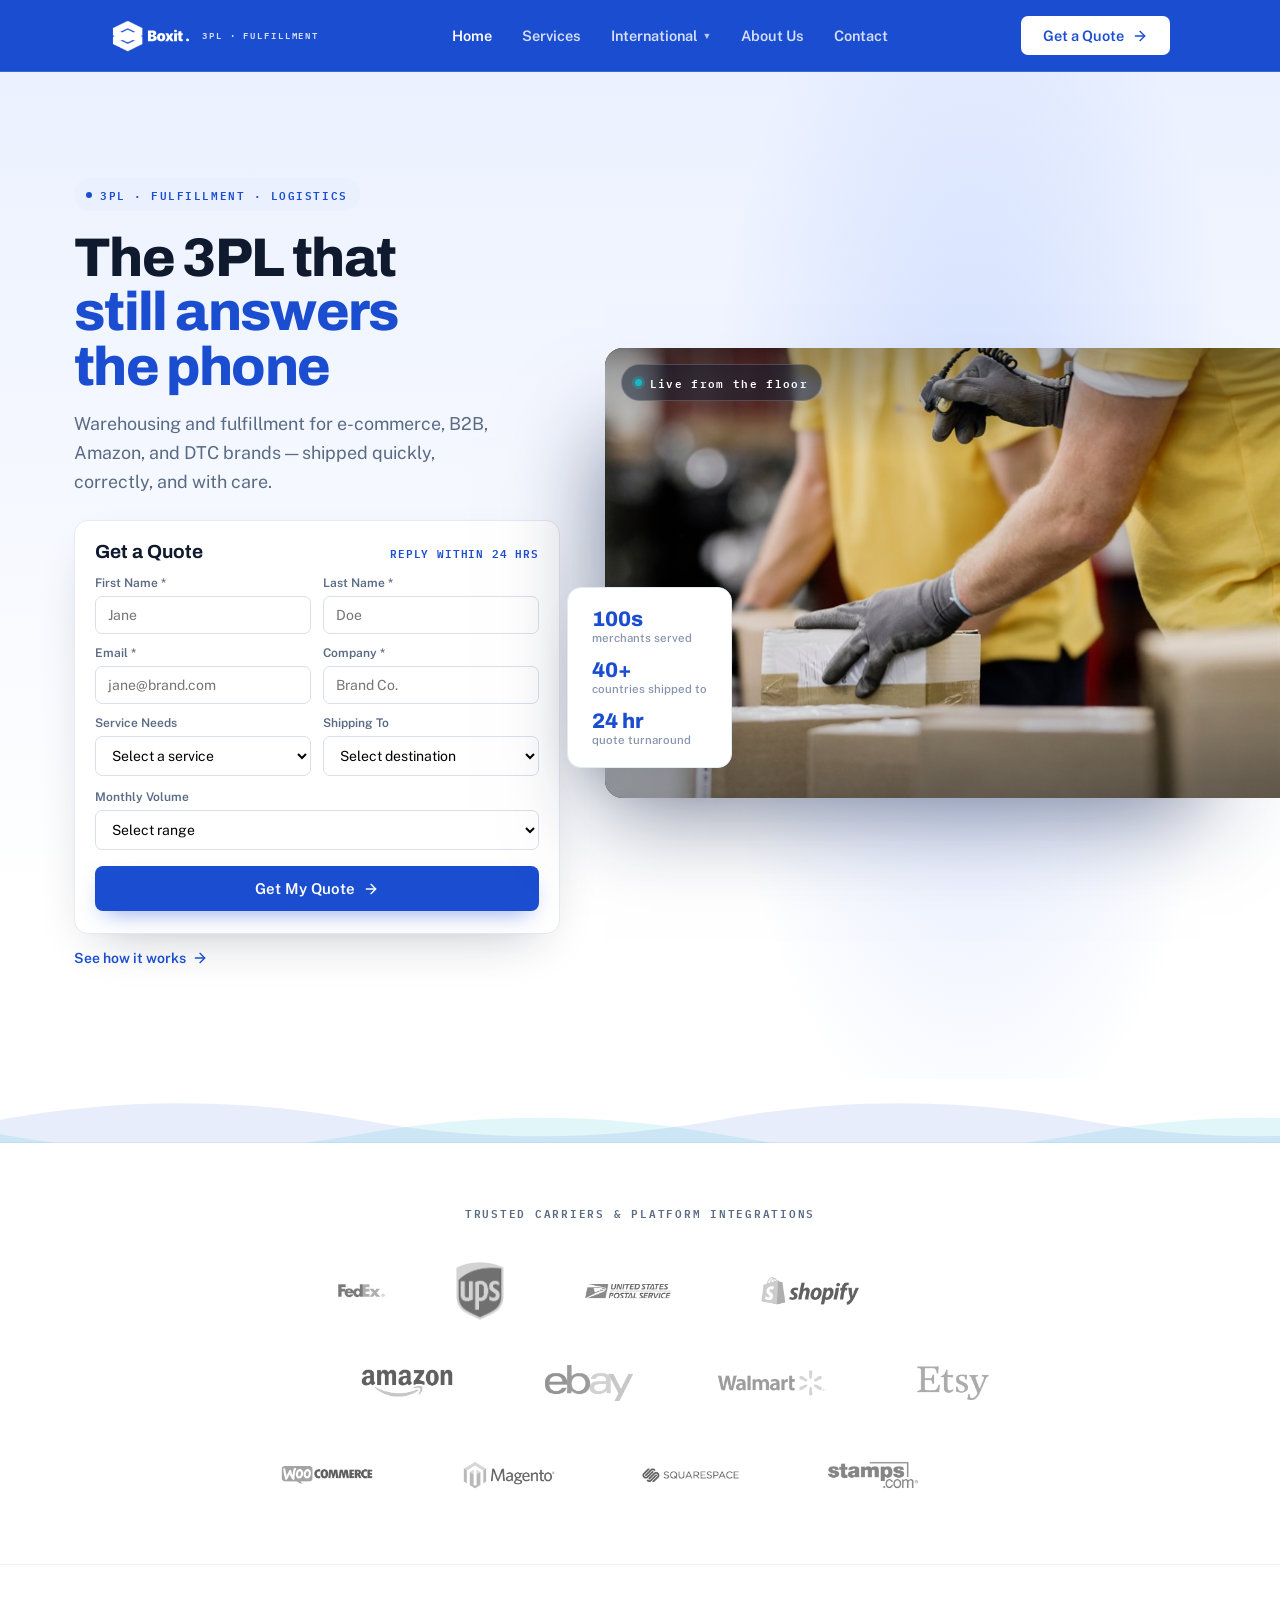
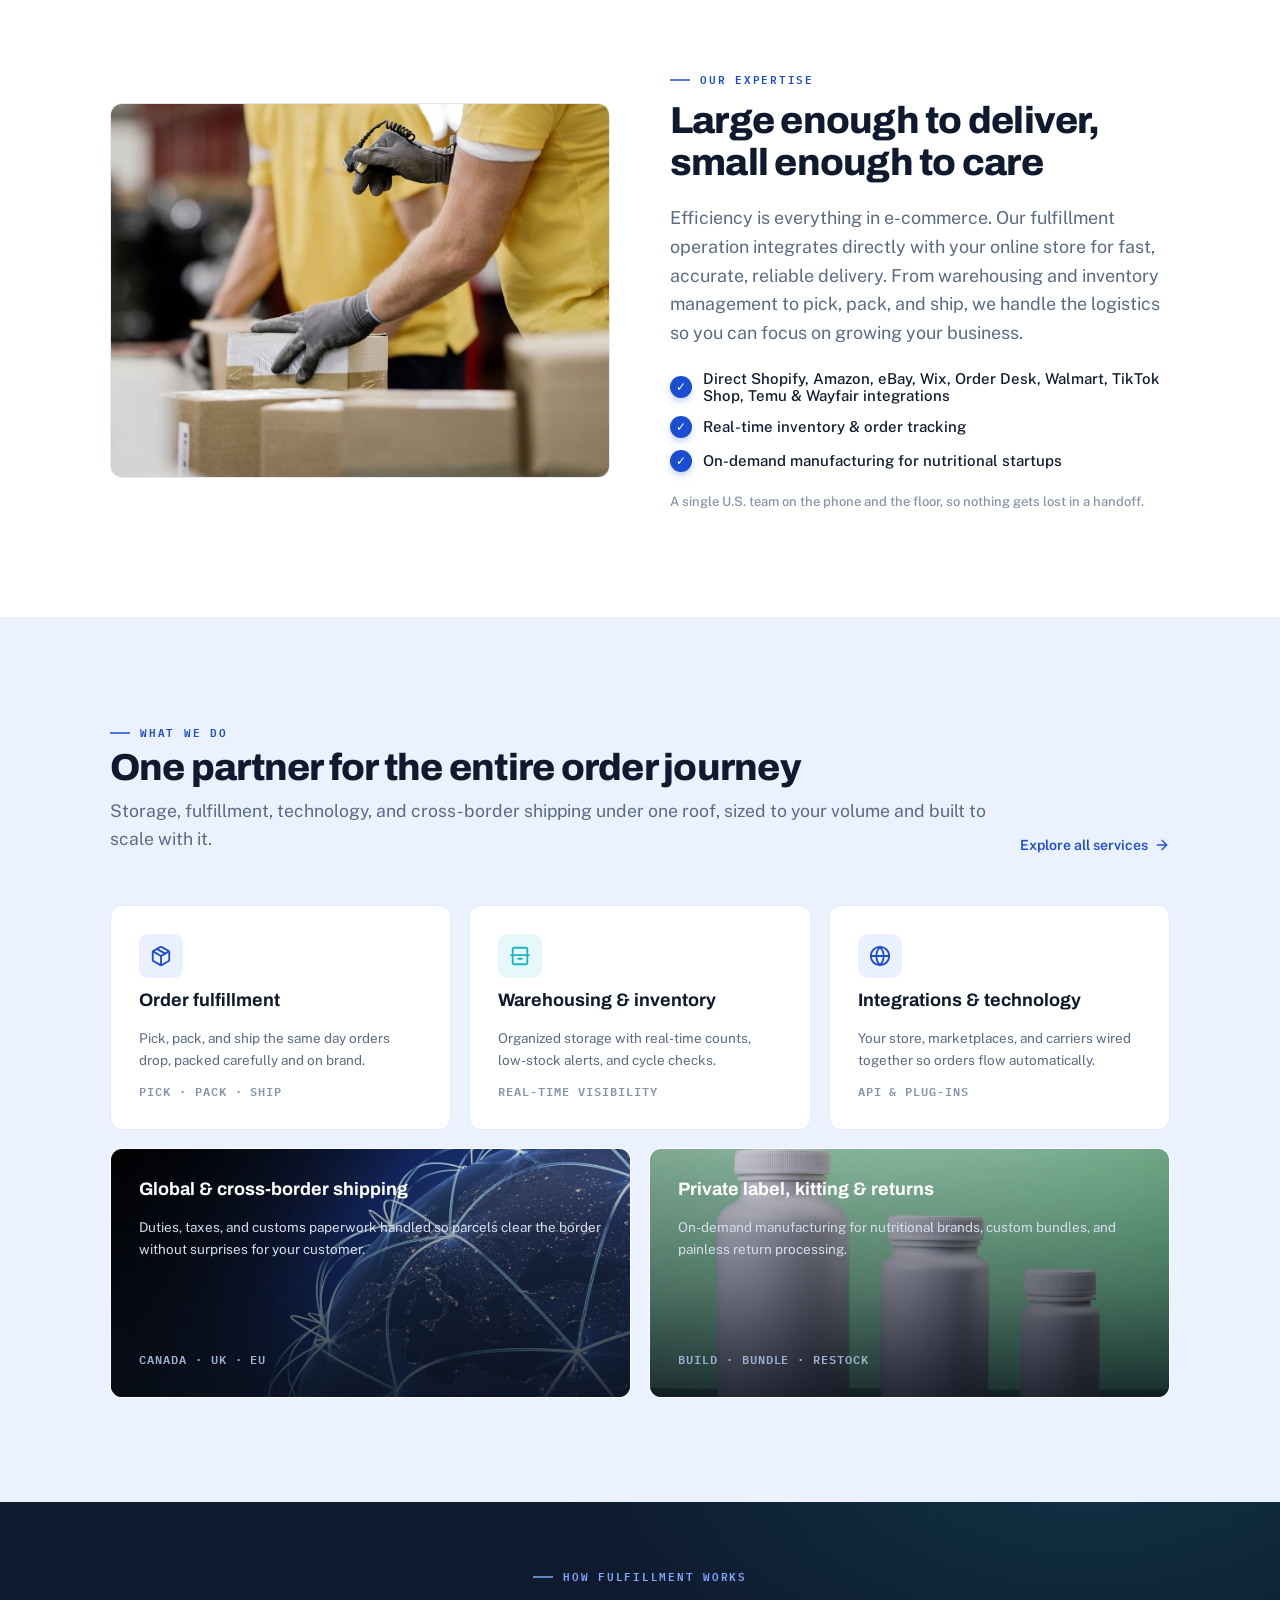
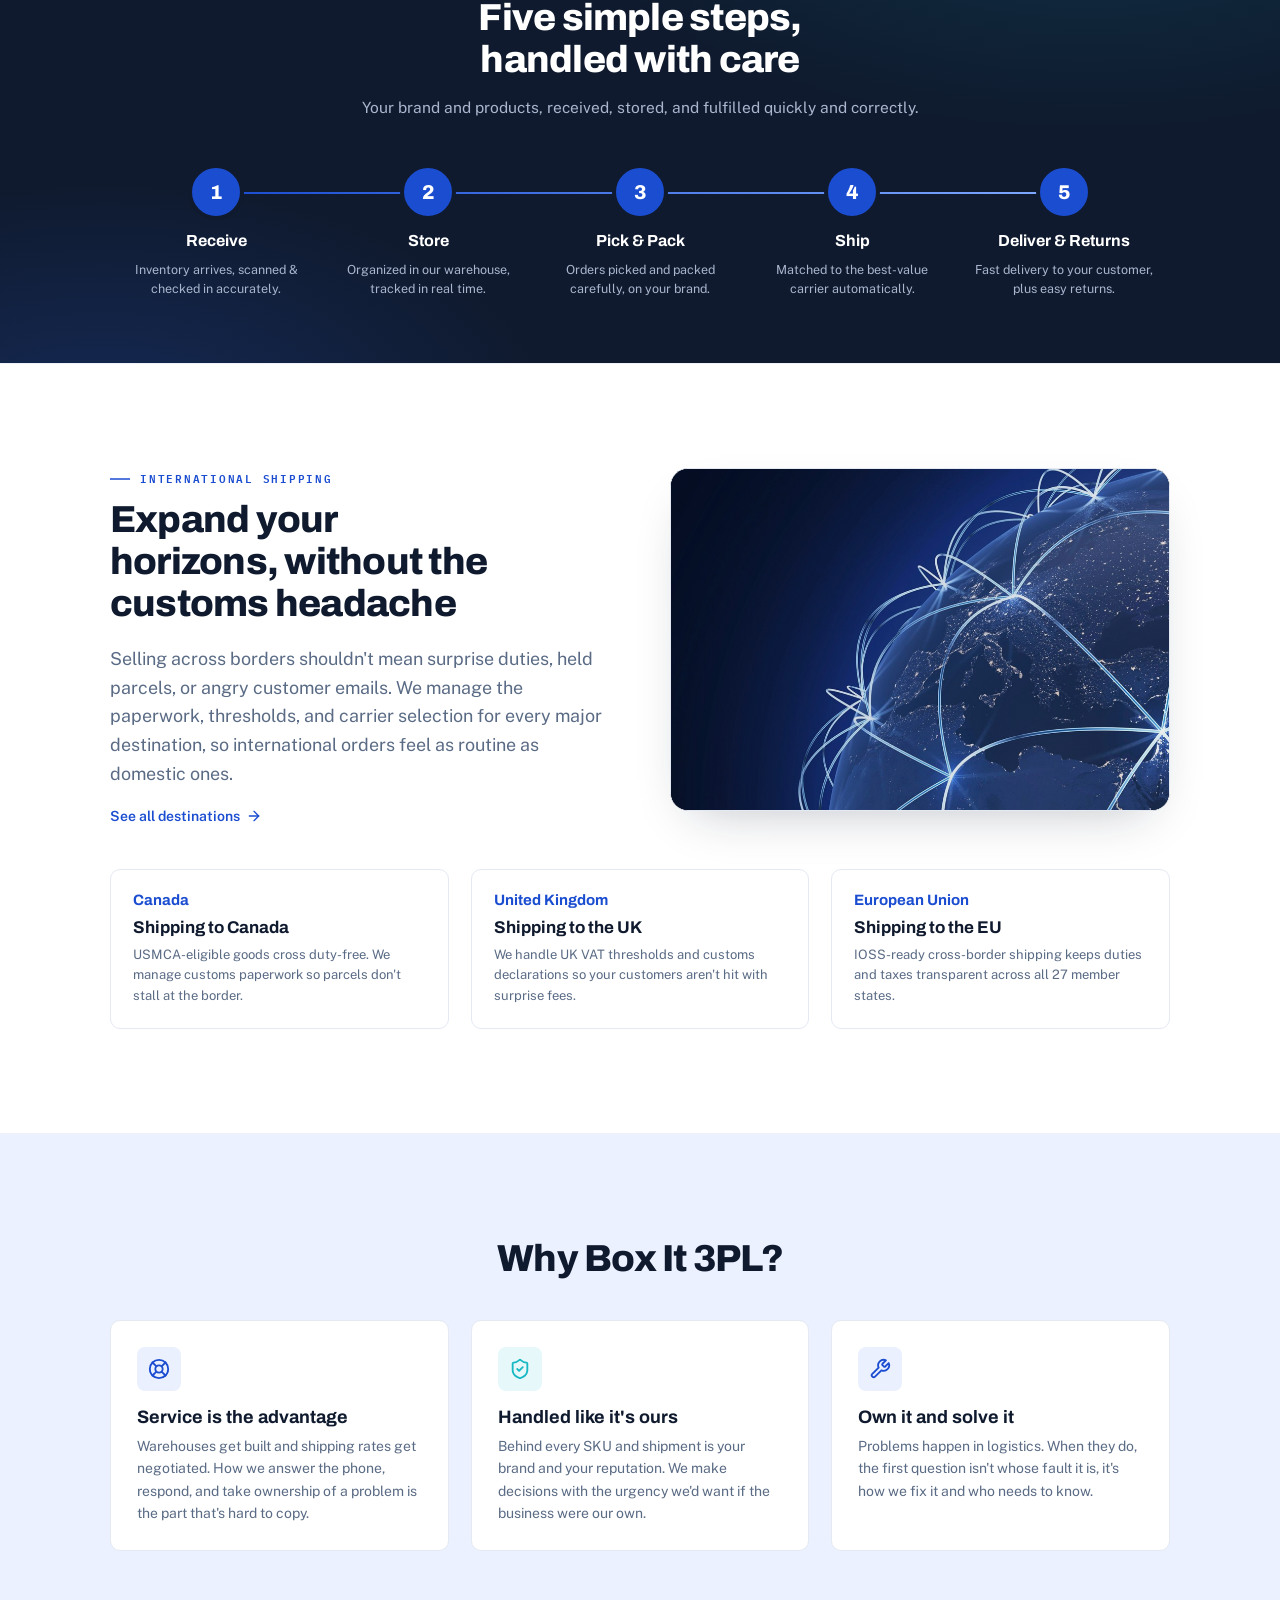
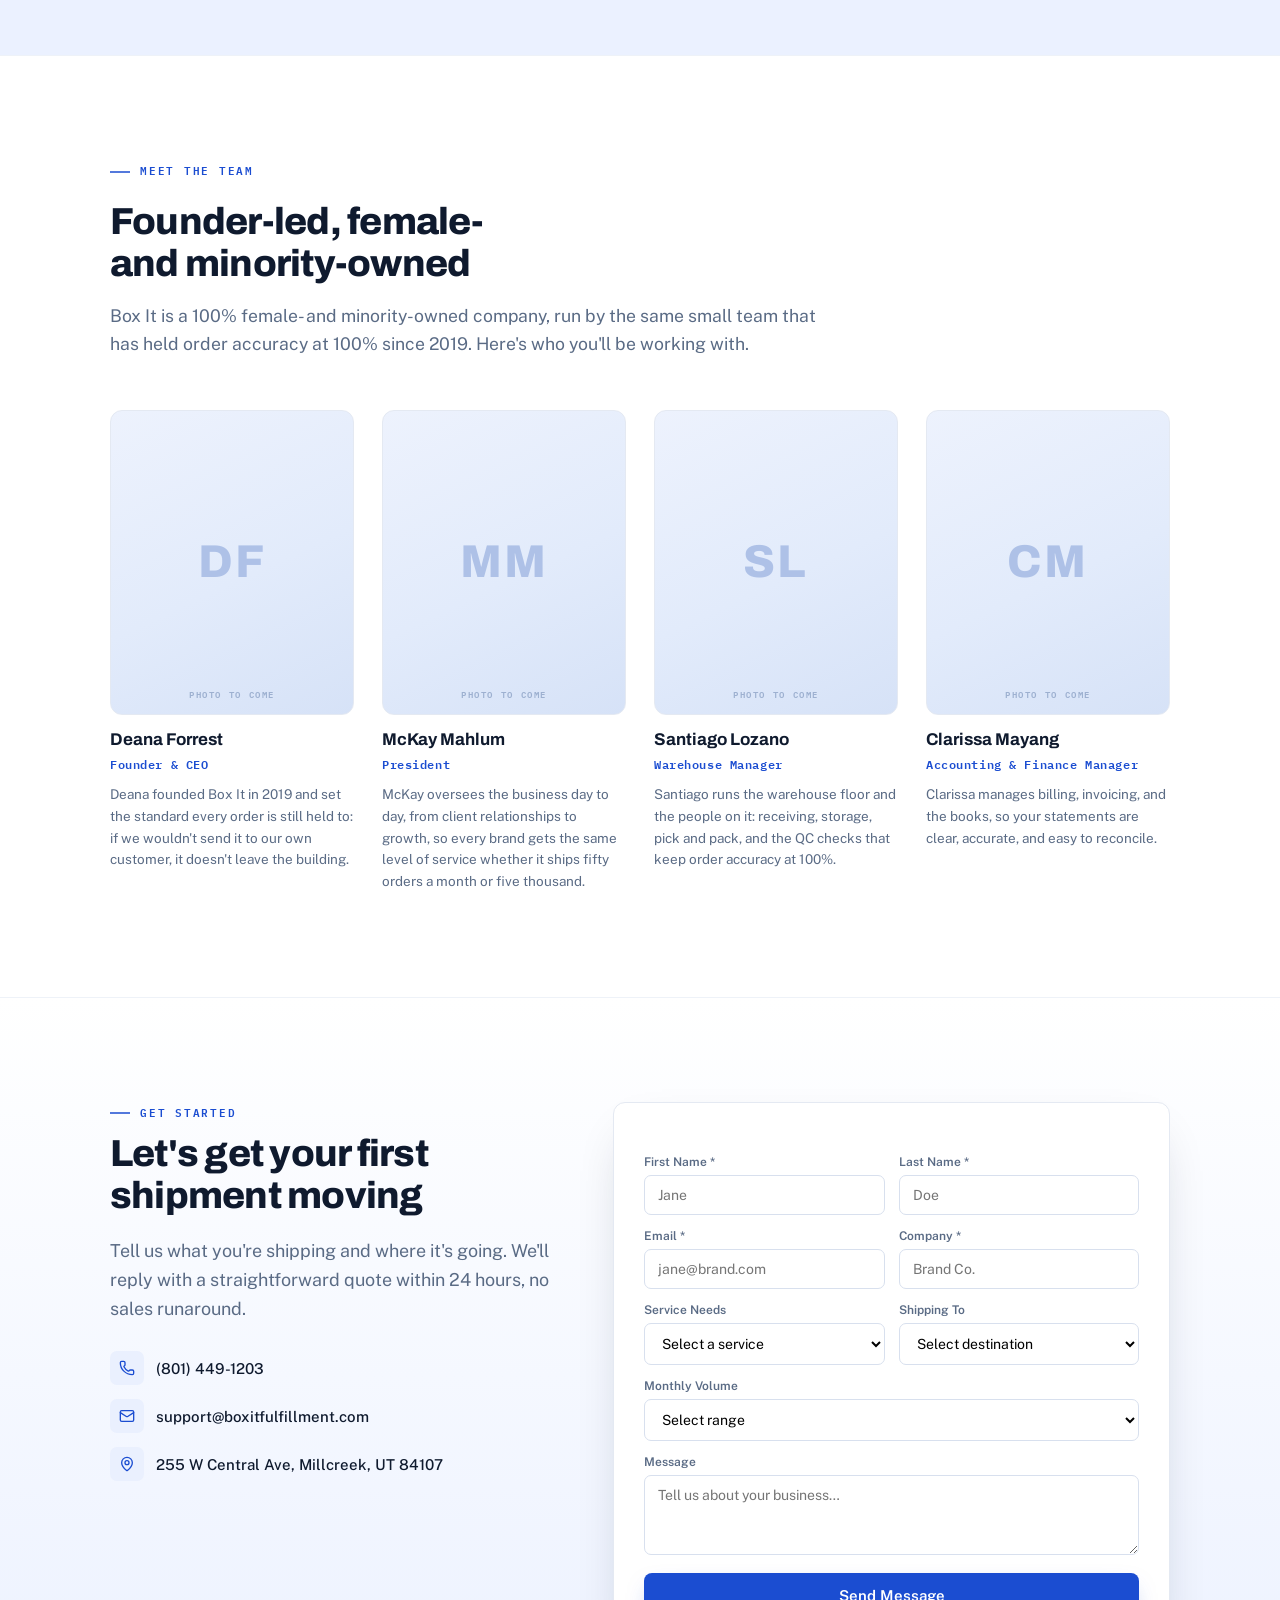
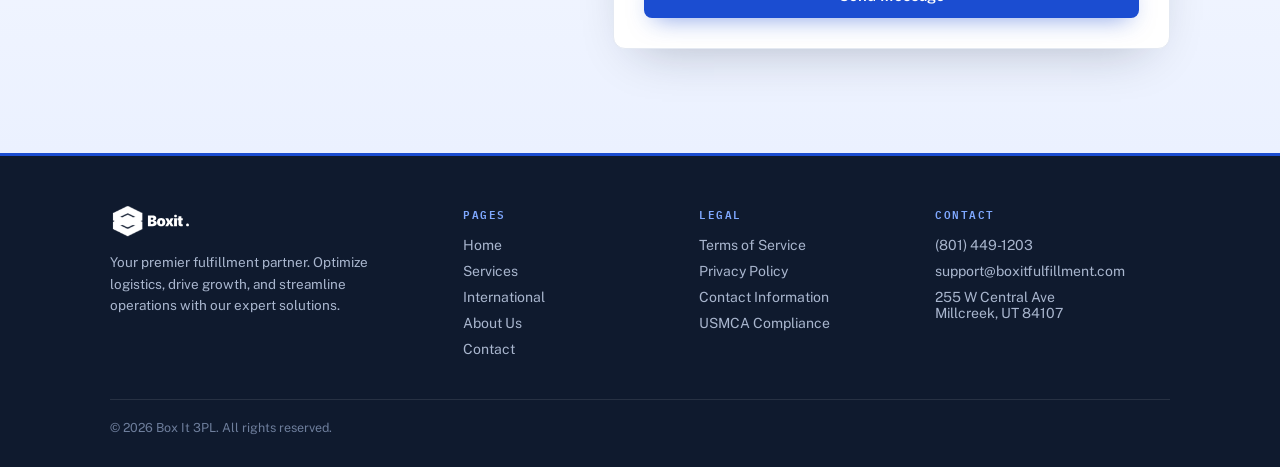
<file: index.html>
<!DOCTYPE html>
<html lang="en">
<head>
<meta charset="UTF-8">
<meta name="viewport" content="width=device-width, initial-scale=1">
<title>Box It Fulfillment | 3PL, Warehousing &amp; Shipping</title>
<meta name="description" content="Box It 3PL simplifies warehousing and fulfillment for e-commerce, B2B, Amazon, and DTC brands. Received, stored, and shipped quickly, correctly, and with care.">
<link rel="icon" type="image/svg+xml" href="Assets/Logo's/Boxit Logo.svg">
<link rel="icon" type="image/png" href="Assets/Logo's/Boxit Logo.png">
<link rel="apple-touch-icon" href="Assets/Logo's/Boxit Logo.png">
<meta property="og:type" content="website">
<meta property="og:site_name" content="Box It Fulfillment">
<meta property="og:title" content="Box It Fulfillment | 3PL, Warehousing &amp; Shipping">
<meta property="og:description" content="Box It 3PL simplifies warehousing and fulfillment for e-commerce, B2B, Amazon, and DTC brands. Received, stored, and shipped quickly, correctly, and with care.">
<meta property="og:url" content="https://boxitfulfillment.com/">
<meta property="og:image" content="https://boxitfulfillment.com/Assets/imgi_14_E-CommerceFulfillmentBoxIT3PL.png">
<meta name="twitter:card" content="summary_large_image">
<meta name="twitter:title" content="Box It Fulfillment | 3PL, Warehousing &amp; Shipping">
<meta name="twitter:description" content="Box It 3PL simplifies warehousing and fulfillment for e-commerce, B2B, Amazon, and DTC brands. Received, stored, and shipped quickly, correctly, and with care.">
<meta name="twitter:image" content="https://boxitfulfillment.com/Assets/imgi_14_E-CommerceFulfillmentBoxIT3PL.png">
<link rel="preconnect" href="https://fonts.googleapis.com">
<link rel="preconnect" href="https://fonts.gstatic.com" crossorigin>
<link href="https://fonts.googleapis.com/css2?family=Archivo:wght@400;700;800&family=Public+Sans:wght@400;500;600&family=IBM+Plex+Mono:wght@500;600&display=swap" rel="stylesheet">
<link rel="stylesheet" href="styles.css">
<noscript><style>.reveal{opacity:1;transform:none}</style></noscript>
</head>
<body>

<!-- ============ HEADER ============ -->
<header class="site">
  <div class="navbar">
    <button class="menu-toggle" type="button" aria-label="Open menu" aria-expanded="false" aria-controls="mainNav"><span class="menu-toggle-icon"><svg width="22" height="22" viewBox="0 0 24 24" fill="none" stroke="currentColor" stroke-width="2" stroke-linecap="round" stroke-linejoin="round"><path d="M4 5h16"/><path d="M4 12h16"/><path d="M4 19h16"/></svg></span></button>
    <a class="logo" href="index.html">
      <img src="Assets/Logo's/Horizonal_Logo.svg" alt="Box It 3PL" height="34">
      <span class="logo-sub">3PL · FULFILLMENT</span>
    </a>
    <nav class="main" id="mainNav">
      <a href="index.html" class="active">Home</a>
      <a href="services.html">Services</a>
      <div class="dropdown" id="intlDropdown">
        <button type="button">International <span class="caret">▼</span></button>
        <div class="dropdown-menu">
          <a href="canada.html"><span class="t">Shipping to Canada</span><span class="d">USMCA-ready, no surprise duties</span></a>
          <a href="uk.html"><span class="t">Shipping to the UK</span><span class="d">VAT &amp; customs handled for you</span></a>
          <a href="eu.html"><span class="t">Shipping to the EU</span><span class="d">IOSS &amp; cross-border compliance</span></a>
        </div>
      </div>
      <a href="about.html">About Us</a>
      <a href="contact.html">Contact</a>
    </nav>
    <button class="nav-cta" data-open-quote>Get a Quote<svg width="16" height="16" viewBox="0 0 24 24" fill="none" stroke="currentColor" stroke-width="2" stroke-linecap="round" stroke-linejoin="round"><path d="M5 12h14"/><path d="m12 5 7 7-7 7"/></svg></button>
  </div>
</header>

<main>

<!-- ============ HERO ============ -->
<section class="hero hero-home">
  <div class="hero-home-inner">
    <div class="hero-home-copy">
      <span class="badge"><span class="dot"></span>3PL · FULFILLMENT · LOGISTICS</span>
      <h1>The 3PL that <span class="hl">still answers the phone</span></h1>
      <p class="lede">Warehousing and fulfillment for e-commerce, B2B, Amazon, and DTC brands — shipped quickly, correctly, and with care.</p>
      <form class="hero-quote" data-formspree data-form-name="Home hero" aria-labelledby="hq-title">
        <div class="hq-head"><span id="hq-title">Get a Quote</span><span class="hq-note">Reply within 24 hrs</span></div>
        <div class="fgrid">
          <div class="field"><label for="h-first">First Name *</label><input id="h-first" name="First Name" required placeholder="Jane" autocomplete="given-name"></div>
          <div class="field"><label for="h-last">Last Name *</label><input id="h-last" name="Last Name" required placeholder="Doe" autocomplete="family-name"></div>
          <div class="field"><label for="h-email">Email *</label><input id="h-email" name="Email" required placeholder="jane@brand.com" type="email" autocomplete="email"></div>
          <div class="field"><label for="h-company">Company *</label><input id="h-company" name="Company" required placeholder="Brand Co." autocomplete="organization"></div>
          <div class="field"><label for="h-service">Service Needs</label><select id="h-service" name="Service Needs"><option value="">Select a service</option><option>Fulfillment Services</option><option>Warehousing</option><option>Shipping Solutions</option><option>Inventory Management</option><option>Returns Processing</option><option>International Shipping</option></select></div>
          <div class="field"><label for="h-dest">Shipping To</label><select id="h-dest" name="Shipping To"><option value="">Select destination</option><option>United States (domestic)</option><option>Canada</option><option>United Kingdom</option><option>European Union</option><option>Multiple / not sure</option></select></div>
        </div>
        <div class="field full"><label for="h-vol">Monthly Volume</label><select id="h-vol" name="Monthly Volume"><option value="">Select range</option><option>1–50 orders</option><option>51–200 orders</option><option>201–500 orders</option><option>501–1000 orders</option><option>1000+ orders</option></select></div>
        <button class="btn btn-primary">Get My Quote<svg width="16" height="16" viewBox="0 0 24 24" fill="none" stroke="currentColor" stroke-width="2" stroke-linecap="round" stroke-linejoin="round"><path d="M5 12h14"/><path d="m12 5 7 7-7 7"/></svg></button>
      </form>
      <a class="sec-link hq-link" href="#how">See how it works<svg width="16" height="16" viewBox="0 0 24 24" fill="none" stroke="currentColor" stroke-width="2" stroke-linecap="round" stroke-linejoin="round"><path d="M5 12h14"/><path d="m12 5 7 7-7 7"/></svg></a>
    </div>
    <div class="hero-home-media">
      <div class="hero-frame">
        <video autoplay muted loop playsinline preload="metadata" poster="Assets/media/warehouse-packing-900.jpg" aria-label="Box It team scanning and packing customer orders on the warehouse floor">
          <source src="Assets/media/video/WomanPackingBoxesBoxitFulfillment.mp4" type="video/mp4">
          <img src="Assets/media/warehouse-packing-1400.jpg" alt="Box It team scanning and packing customer orders on the warehouse floor">
        </video>
        <span class="tag"><span class="dot"></span>Live from the floor</span>
      </div>
      <div class="hero-stats">
        <div><strong>100s</strong><span>merchants served</span></div>
        <div><strong>40+</strong><span>countries shipped to</span></div>
        <div><strong>24 hr</strong><span>quote turnaround</span></div>
      </div>
    </div>
  </div>
</section>

<div class="wave-divider" aria-hidden="true">
  <div class="wave-layer wave-layer-1" data-parallax="0.06"></div>
  <div class="wave-layer wave-layer-2" data-parallax="0.12"></div>
</div>

<!-- ============ TRUSTED BY ============ -->
<section class="logos" aria-label="Carrier and platform integrations">
  <div class="wrap">
    <span class="eyebrow">TRUSTED CARRIERS &amp; PLATFORM INTEGRATIONS</span>
    <div class="logo-weave">
      <div class="logo-row">
        <img src="Assets/media/logos/fed.jpg" alt="FedEx" width="196" height="196" loading="lazy">
        <img src="Assets/media/logos/ups.png" alt="UPS" width="206" height="245" loading="lazy">
        <img src="Assets/media/logos/USPSLOGO.png" alt="USPS" width="370" height="185" loading="lazy">
        <img src="Assets/media/logos/shopifylogo.png" alt="Shopify" width="370" height="185" loading="lazy">
      </div>
      <div class="logo-row">
        <img src="Assets/media/logos/amazonlogo.png" alt="Amazon" width="370" height="185" loading="lazy">
        <img src="Assets/media/logos/ebaylogo.png" alt="eBay" width="370" height="185" loading="lazy">
        <img src="Assets/media/logos/Walmartlogo.png" alt="Walmart" width="370" height="185" loading="lazy">
        <img src="Assets/media/logos/EtsyLogo.png" alt="Etsy" width="370" height="185" loading="lazy">
      </div>
      <div class="logo-row">
        <img src="Assets/media/logos/woocommercelogo.png" alt="WooCommerce" width="370" height="185" loading="lazy">
        <img src="Assets/media/logos/magentologo.png" alt="Magento" width="370" height="185" loading="lazy">
        <img src="Assets/media/logos/SquareSpaceLogo.png" alt="Squarespace" width="370" height="185" loading="lazy">
        <img src="Assets/media/logos/stampscomlogo.png" alt="Stamps.com" width="370" height="185" loading="lazy">
      </div>
    </div>
  </div>
</section>

<!-- ============ EXPERTISE ============ -->
<section class="block">
  <div class="wrap two">
    <img class="photo" style="aspect-ratio:4/3" src="Assets/media/warehouse-packing-900.jpg" srcset="Assets/media/warehouse-packing-900.jpg 900w, Assets/media/warehouse-packing-1400.jpg 1400w" sizes="(min-width:900px) 48vw, 92vw" alt="Box It warehouse staff in branded uniforms scanning and packing e-commerce orders" width="900" height="675" loading="lazy">
    <div>
      <div class="eyebrow">OUR EXPERTISE</div>
      <h2 style="margin-top:12px">Large enough to deliver, small enough to care</h2>
      <p class="lede">Efficiency is everything in e-commerce. Our fulfillment operation integrates directly with your online store for fast, accurate, reliable delivery. From warehousing and inventory management to pick, pack, and ship, we handle the logistics so you can focus on growing your business.</p>
      <div style="display:flex;flex-direction:column;gap:12px;margin-top:22px">
        <div class="check"><span class="i">✓</span>Direct Shopify, Amazon, eBay, Wix, Order Desk, Walmart, TikTok Shop, Temu &amp; Wayfair integrations</div>
        <div class="check"><span class="i">✓</span>Real-time inventory &amp; order tracking</div>
        <div class="check"><span class="i">✓</span>On-demand manufacturing for nutritional startups</div>
      </div>
      <p style="font:500 13px/1.6 'Public Sans';color:var(--faint);margin-top:20px">A single U.S. team on the phone and the floor, so nothing gets lost in a handoff.</p>
    </div>
  </div>
</section>

<!-- ============ SERVICES BENTO ============ -->
<section class="block why">
  <div class="wrap">
    <div class="sec-intro between">
      <div>
        <div class="eyebrow">WHAT WE DO</div>
        <h2>One partner for the entire order journey</h2>
        <p>Storage, fulfillment, technology, and cross-border shipping under one roof, sized to your volume and built to scale with it.</p>
      </div>
      <a class="sec-link" href="services.html">Explore all services<svg width="16" height="16" viewBox="0 0 24 24" fill="none" stroke="currentColor" stroke-width="2" stroke-linecap="round" stroke-linejoin="round"><path d="M5 12h14"/><path d="m12 5 7 7-7 7"/></svg></a>
    </div>
    <div class="bento">
      <div class="bento-item col-2">
        <div class="ico"><svg width="22" height="22" viewBox="0 0 24 24" fill="none" stroke="currentColor" stroke-width="2" stroke-linecap="round" stroke-linejoin="round"><path d="m7.5 4.27 9 5.15"/><path d="M21 8a2 2 0 0 0-1-1.73l-7-4a2 2 0 0 0-2 0l-7 4A2 2 0 0 0 3 8v8a2 2 0 0 0 1 1.73l7 4a2 2 0 0 0 2 0l7-4A2 2 0 0 0 21 16Z"/><path d="M3.3 7 12 12l8.7-5"/><path d="M12 22V12"/></svg></div>
        <h3>Order fulfillment</h3>
        <p>Pick, pack, and ship the same day orders drop, packed carefully and on brand.</p>
        <span class="b-span">PICK · PACK · SHIP</span>
      </div>
      <div class="bento-item col-2">
        <div class="ico"><svg width="22" height="22" viewBox="0 0 24 24" fill="none" stroke="currentColor" stroke-width="2" stroke-linecap="round" stroke-linejoin="round"><path d="M4 9V5a2 2 0 0 1 2-2h12a2 2 0 0 1 2 2v4"/><path d="M2 11h20"/><path d="M4 11v8a2 2 0 0 0 2 2h12a2 2 0 0 0 2-2v-8"/><path d="M10 15h4"/></svg></div>
        <h3>Warehousing &amp; inventory</h3>
        <p>Organized storage with real-time counts, low-stock alerts, and cycle checks.</p>
        <span class="b-span">REAL-TIME VISIBILITY</span>
      </div>
      <div class="bento-item col-2">
        <div class="ico"><svg width="22" height="22" viewBox="0 0 24 24" fill="none" stroke="currentColor" stroke-width="2" stroke-linecap="round" stroke-linejoin="round"><path d="M12 2a10 10 0 1 0 10 10A10 10 0 0 0 12 2Z"/><path d="M12 2a14.5 14.5 0 0 0 0 20 14.5 14.5 0 0 0 0-20"/><path d="M2 12h20"/></svg></div>
        <h3>Integrations &amp; technology</h3>
        <p>Your store, marketplaces, and carriers wired together so orders flow automatically.</p>
        <span class="b-span">API &amp; PLUG-INS</span>
      </div>
      <div class="bento-item media col-3 wide">
        <img src="Assets/media/global-network-1200.jpg" alt="Illuminated global logistics network connecting continents" width="1200" height="675" loading="lazy">
        <h3>Global &amp; cross-border shipping</h3>
        <p>Duties, taxes, and customs paperwork handled so parcels clear the border without surprises for your customer.</p>
        <span class="b-span">CANADA · UK · EU</span>
      </div>
      <div class="bento-item media col-3 wide">
        <img src="Assets/media/private-label-1400.jpg" srcset="Assets/media/private-label-800.jpg 800w, Assets/media/private-label-1400.jpg 1400w" sizes="(min-width:960px) 45vw, 90vw" alt="White supplement bottles in three sizes ready for private-label packing" width="800" height="500" loading="lazy">
        <h3>Private label, kitting &amp; returns</h3>
        <p>On-demand manufacturing for nutritional brands, custom bundles, and painless return processing.</p>
        <span class="b-span">BUILD · BUNDLE · RESTOCK</span>
      </div>
    </div>
  </div>
</section>

<!-- ============ PROCESS ============ -->
<section class="process" id="how">
  <div class="wrap">
    <div class="process-head">
      <div class="eyebrow">HOW FULFILLMENT WORKS</div>
      <h2>Five simple steps, handled with care</h2>
      <p>Your brand and products, received, stored, and fulfilled quickly and correctly.</p>
    </div>
    <div class="steps s5">
      <div class="rail"></div>
      <div class="step reveal"><div class="num">1</div><h4>Receive</h4><p>Inventory arrives, scanned &amp; checked in accurately.</p></div>
      <div class="step reveal"><div class="num">2</div><h4>Store</h4><p>Organized in our warehouse, tracked in real time.</p></div>
      <div class="step reveal"><div class="num">3</div><h4>Pick &amp; Pack</h4><p>Orders picked and packed carefully, on your brand.</p></div>
      <div class="step reveal"><div class="num">4</div><h4>Ship</h4><p>Matched to the best-value carrier automatically.</p></div>
      <div class="step reveal"><div class="num">5</div><h4>Deliver &amp; Returns</h4><p>Fast delivery to your customer, plus easy returns.</p></div>
    </div>
  </div>
</section>

<!-- ============ INTERNATIONAL ============ -->
<section class="block">
  <div class="wrap two top">
    <div>
      <div class="eyebrow">INTERNATIONAL SHIPPING</div>
      <h2 style="margin-top:12px">Expand your horizons, without the customs headache</h2>
      <p class="lede">Selling across borders shouldn't mean surprise duties, held parcels, or angry customer emails. We manage the paperwork, thresholds, and carrier selection for every major destination, so international orders feel as routine as domestic ones.</p>
      <a class="sec-link" style="margin-top:20px" href="canada.html">See all destinations<svg width="16" height="16" viewBox="0 0 24 24" fill="none" stroke="currentColor" stroke-width="2" stroke-linecap="round" stroke-linejoin="round"><path d="M5 12h14"/><path d="m12 5 7 7-7 7"/></svg></a>
    </div>
    <div class="intl-media">
      <video autoplay muted loop playsinline preload="metadata" poster="Assets/media/global-network-1200.jpg" aria-label="Animated view of international shipping routes spanning the globe">
        <source src="Assets/media/video/GlobalExpansionBoxIt3PL.mp4" type="video/mp4">
        <img src="Assets/media/global-network-1800.jpg" alt="International shipping routes spanning the globe">
      </video>
    </div>
  </div>
  <div class="wrap" style="margin-top:clamp(28px,4vw,44px)">
    <div class="cards3">
      <a class="card reveal" href="canada.html"><div class="flag">Canada</div><h3>Shipping to Canada</h3><p>USMCA-eligible goods cross duty-free. We manage customs paperwork so parcels don't stall at the border.</p></a>
      <a class="card reveal" href="uk.html"><div class="flag">United Kingdom</div><h3>Shipping to the UK</h3><p>We handle UK VAT thresholds and customs declarations so your customers aren't hit with surprise fees.</p></a>
      <a class="card reveal" href="eu.html"><div class="flag">European Union</div><h3>Shipping to the EU</h3><p>IOSS-ready cross-border shipping keeps duties and taxes transparent across all 27 member states.</p></a>
    </div>
  </div>
</section>

<!-- ============ WHY BOXIT ============ -->
<section class="block why">
  <div class="wrap">
    <h2 style="text-align:center;margin-bottom:clamp(28px,4vw,40px)">Why Box It 3PL?</h2>
    <div class="cards3">
      <div class="card reveal"><div class="ico"><svg width="22" height="22" viewBox="0 0 24 24" fill="none" stroke="currentColor" stroke-width="2" stroke-linecap="round" stroke-linejoin="round"><circle cx="12" cy="12" r="10"/><path d="m4.93 4.93 4.24 4.24"/><path d="m14.83 9.17 4.24-4.24"/><path d="m14.83 14.83 4.24 4.24"/><path d="m9.17 14.83-4.24 4.24"/><circle cx="12" cy="12" r="4"/></svg></div><h3>Service is the advantage</h3><p>Warehouses get built and shipping rates get negotiated. How we answer the phone, respond, and take ownership of a problem is the part that's hard to copy.</p></div>
      <div class="card reveal"><div class="ico"><svg width="22" height="22" viewBox="0 0 24 24" fill="none" stroke="currentColor" stroke-width="2" stroke-linecap="round" stroke-linejoin="round"><path d="M20 13c0 5-3.5 7.5-7.66 8.95a1 1 0 0 1-.67-.01C7.5 20.5 4 18 4 13V6a1 1 0 0 1 1-1c2 0 4.5-1.2 6.24-2.72a1.17 1.17 0 0 1 1.52 0C14.51 3.81 17 5 19 5a1 1 0 0 1 1 1z"/><path d="m9 12 2 2 4-4"/></svg></div><h3>Handled like it's ours</h3><p>Behind every SKU and shipment is your brand and your reputation. We make decisions with the urgency we'd want if the business were our own.</p></div>
      <div class="card reveal"><div class="ico"><svg width="22" height="22" viewBox="0 0 24 24" fill="none" stroke="currentColor" stroke-width="2" stroke-linecap="round" stroke-linejoin="round"><path d="M14.7 6.3a1 1 0 0 0 0 1.4l1.6 1.6a1 1 0 0 0 1.4 0l3.77-3.77a6 6 0 0 1-7.94 7.94l-6.91 6.91a2.12 2.12 0 0 1-3-3l6.91-6.91a6 6 0 0 1 7.94-7.94l-3.76 3.76z"/></svg></div><h3>Own it and solve it</h3><p>Problems happen in logistics. When they do, the first question isn't whose fault it is, it's how we fix it and who needs to know.</p></div>
    </div>
  </div>
</section>

<!-- ============ MEET THE TEAM ============ -->
<section class="block">
  <div class="wrap">
    <div class="sec-intro">
      <div class="eyebrow">MEET THE TEAM</div>
      <h2>Founder-led, female- and minority-owned</h2>
      <p>Box It is a 100% female- and minority-owned company, run by the same small team that has held order accuracy at 100% since 2019. Here's who you'll be working with.</p>
    </div>
    <div class="team-grid">
      <article class="team-card">
        <div class="team-ph"><span class="mono">DF</span></div>
        <div class="team-name">Deana Forrest</div>
        <div class="team-role">Founder &amp; CEO</div>
        <p>Deana founded Box It in 2019 and set the standard every order is still held to: if we wouldn't send it to our own customer, it doesn't leave the building.</p>
      </article>
      <article class="team-card">
        <div class="team-ph"><span class="mono">MM</span></div>
        <div class="team-name">McKay Mahlum</div>
        <div class="team-role">President</div>
        <p>McKay oversees the business day to day, from client relationships to growth, so every brand gets the same level of service whether it ships fifty orders a month or five thousand.</p>
      </article>
      <article class="team-card">
        <div class="team-ph"><span class="mono">SL</span></div>
        <div class="team-name">Santiago Lozano</div>
        <div class="team-role">Warehouse Manager</div>
        <p>Santiago runs the warehouse floor and the people on it: receiving, storage, pick and pack, and the QC checks that keep order accuracy at 100%.</p>
      </article>
      <article class="team-card">
        <div class="team-ph"><span class="mono">CM</span></div>
        <div class="team-name">Clarissa Mayang</div>
        <div class="team-role">Accounting &amp; Finance Manager</div>
        <p>Clarissa manages billing, invoicing, and the books, so your statements are clear, accurate, and easy to reconcile.</p>
      </article>
    </div>
  </div>
</section>

<!-- ============ GET STARTED ============ -->
<section class="block quote-sec" id="quote">
  <div class="wrap quote-grid">
    <div>
      <div class="eyebrow">GET STARTED</div>
      <h2 style="margin-top:12px">Let's get your first shipment moving</h2>
      <p class="lede">Tell us what you're shipping and where it's going. We'll reply with a straightforward quote within 24 hours, no sales runaround.</p>
      <div style="display:flex;flex-direction:column;gap:14px;margin-top:28px">
        <div class="contact-row"><span class="ci"><svg width="16" height="16" viewBox="0 0 24 24" fill="none" stroke="currentColor" stroke-width="2" stroke-linecap="round" stroke-linejoin="round"><path d="M13.832 16.568a1 1 0 0 0 1.213-.303l.355-.465A2 2 0 0 1 17 15h3a2 2 0 0 1 2 2v3a2 2 0 0 1-2 2A18 18 0 0 1 2 4a2 2 0 0 1 2-2h3a2 2 0 0 1 2 2v3a2 2 0 0 1-.8 1.6l-.468.351a1 1 0 0 0-.292 1.233 14 14 0 0 0 6.392 6.384"/></svg></span><a href="tel:+18014491203">(801) 449-1203</a></div>
        <div class="contact-row"><span class="ci"><svg width="16" height="16" viewBox="0 0 24 24" fill="none" stroke="currentColor" stroke-width="2" stroke-linecap="round" stroke-linejoin="round"><path d="m22 7-8.991 5.727a2 2 0 0 1-2.009 0L2 7"/><rect x="2" y="4" width="20" height="16" rx="2"/></svg></span><a href="mailto:support@boxitfulfillment.com">support@boxitfulfillment.com</a></div>
        <div class="contact-row"><span class="ci"><svg width="16" height="16" viewBox="0 0 24 24" fill="none" stroke="currentColor" stroke-width="2" stroke-linecap="round" stroke-linejoin="round"><path d="M20 10c0 4.993-5.539 10.193-7.399 11.799a1 1 0 0 1-1.202 0C9.539 20.193 4 14.993 4 10a8 8 0 0 1 16 0"/><circle cx="12" cy="10" r="3"/></svg></span><span>255 W Central Ave, Millcreek, UT 84107</span></div>
      </div>
    </div>
    <div class="formcard">
      <form data-formspree data-form-name="Home - Get Started">
        <div class="fgrid">
          <div class="field"><label for="f-first">First Name *</label><input id="f-first" name="First Name" required placeholder="Jane"></div>
          <div class="field"><label for="f-last">Last Name *</label><input id="f-last" name="Last Name" required placeholder="Doe"></div>
          <div class="field"><label for="f-email">Email *</label><input id="f-email" name="Email" required placeholder="jane@brand.com" type="email"></div>
          <div class="field"><label for="f-company">Company *</label><input id="f-company" name="Company" required placeholder="Brand Co."></div>
          <div class="field"><label for="f-service">Service Needs</label><select id="f-service" name="Service Needs"><option value="">Select a service</option><option>Fulfillment Services</option><option>Warehousing</option><option>Shipping Solutions</option><option>Inventory Management</option><option>Returns Processing</option><option>International Shipping</option></select></div>
          <div class="field"><label for="f-dest">Shipping To</label><select id="f-dest" name="Shipping To"><option value="">Select destination</option><option>United States (domestic)</option><option>Canada</option><option>United Kingdom</option><option>European Union</option><option>Multiple / not sure</option></select></div>
        </div>
        <div class="field full"><label for="f-vol">Monthly Volume</label><select id="f-vol" name="Monthly Volume"><option value="">Select range</option><option>1–50 orders</option><option>51–200 orders</option><option>201–500 orders</option><option>501–1000 orders</option><option>1000+ orders</option></select></div>
        <div class="field full"><label for="f-msg">Message</label><textarea id="f-msg" name="Message" placeholder="Tell us about your business…"></textarea></div>
        <button class="btn btn-primary" style="width:100%;margin-top:18px">Send Message</button>
      </form>
    </div>
  </div>
</section>

</main>

<!-- ============ FOOTER ============ -->
<footer class="site">
  <div class="wrap fgrid4">
    <div>
      <div class="logo"><img src="Assets/Logo's/Horizonal_Logo.svg" alt="Box It 3PL" height="34"></div>
      <p style="font:400 13.5px/1.6 'Public Sans';color:#A9B6CE;margin-top:14px;max-width:270px">Your premier fulfillment partner. Optimize logistics, drive growth, and streamline operations with our expert solutions.</p>
    </div>
    <div class="fcol"><div class="fhead">PAGES</div><a href="index.html">Home</a><a href="services.html">Services</a><a href="canada.html">International</a><a href="about.html">About Us</a><a href="contact.html">Contact</a></div>
    <div class="fcol"><div class="fhead">LEGAL</div><a href="#">Terms of Service</a><a href="#">Privacy Policy</a><a href="contact.html">Contact Information</a><a href="usmca.html">USMCA Compliance</a></div>
    <div class="fcol"><div class="fhead">CONTACT</div><span>(801) 449-1203</span><span>support@boxitfulfillment.com</span><span>255 W Central Ave<br>Millcreek, UT 84107</span></div>
  </div>
  <div class="wrap"><div class="copyright">© 2026 Box It 3PL. All rights reserved.</div></div>
</footer>

<!-- ============ QUOTE MODAL ============ -->
<div class="modal-overlay" id="quoteModal">
  <div class="modal">
    <div class="modal-head">
      <div class="eyebrow" style="color:#CDD9F7">GET A QUOTE</div>
      <h3>Tell us about your business</h3>
      <p>We'll get back to you within 24 hours.</p>
      <button class="modal-close" data-close-quote aria-label="Close">×</button>
    </div>
    <form class="modal-body" data-formspree data-form-name="Quote popup">
      <div class="fgrid">
        <div class="field"><label for="m-first">First Name *</label><input id="m-first" name="First Name" required placeholder="Jane"></div>
        <div class="field"><label for="m-last">Last Name *</label><input id="m-last" name="Last Name" required placeholder="Doe"></div>
        <div class="field"><label for="m-email">Email *</label><input id="m-email" name="Email" required placeholder="jane@brand.com" type="email"></div>
        <div class="field"><label for="m-company">Company *</label><input id="m-company" name="Company" required placeholder="Brand Co."></div>
        <div class="field"><label for="m-service">Service Needs</label><select id="m-service" name="Service Needs"><option value="">Select a service</option><option>Fulfillment Services</option><option>Warehousing</option><option>Shipping Solutions</option><option>Inventory Management</option><option>Returns Processing</option><option>International Shipping</option></select></div>
        <div class="field"><label for="m-dest">Shipping To</label><select id="m-dest" name="Shipping To"><option value="">Select destination</option><option>United States (domestic)</option><option>Canada</option><option>United Kingdom</option><option>European Union</option><option>Multiple / not sure</option></select></div>
      </div>
      <div class="field full"><label for="m-vol">Monthly Volume</label><select id="m-vol" name="Monthly Volume"><option value="">Select range</option><option>1–50 orders</option><option>51–200 orders</option><option>201–500 orders</option><option>501–1000 orders</option><option>1000+ orders</option></select></div>
      <div class="field full"><label for="m-msg">Message</label><textarea id="m-msg" name="Message" placeholder="Tell us about your products, destinations, and volume…"></textarea></div>
      <button class="btn btn-primary" style="width:100%;margin-top:18px">Send Message</button>
    </form>
  </div>
</div>

<script src="app.js"></script>
</body>
</html>
</file>
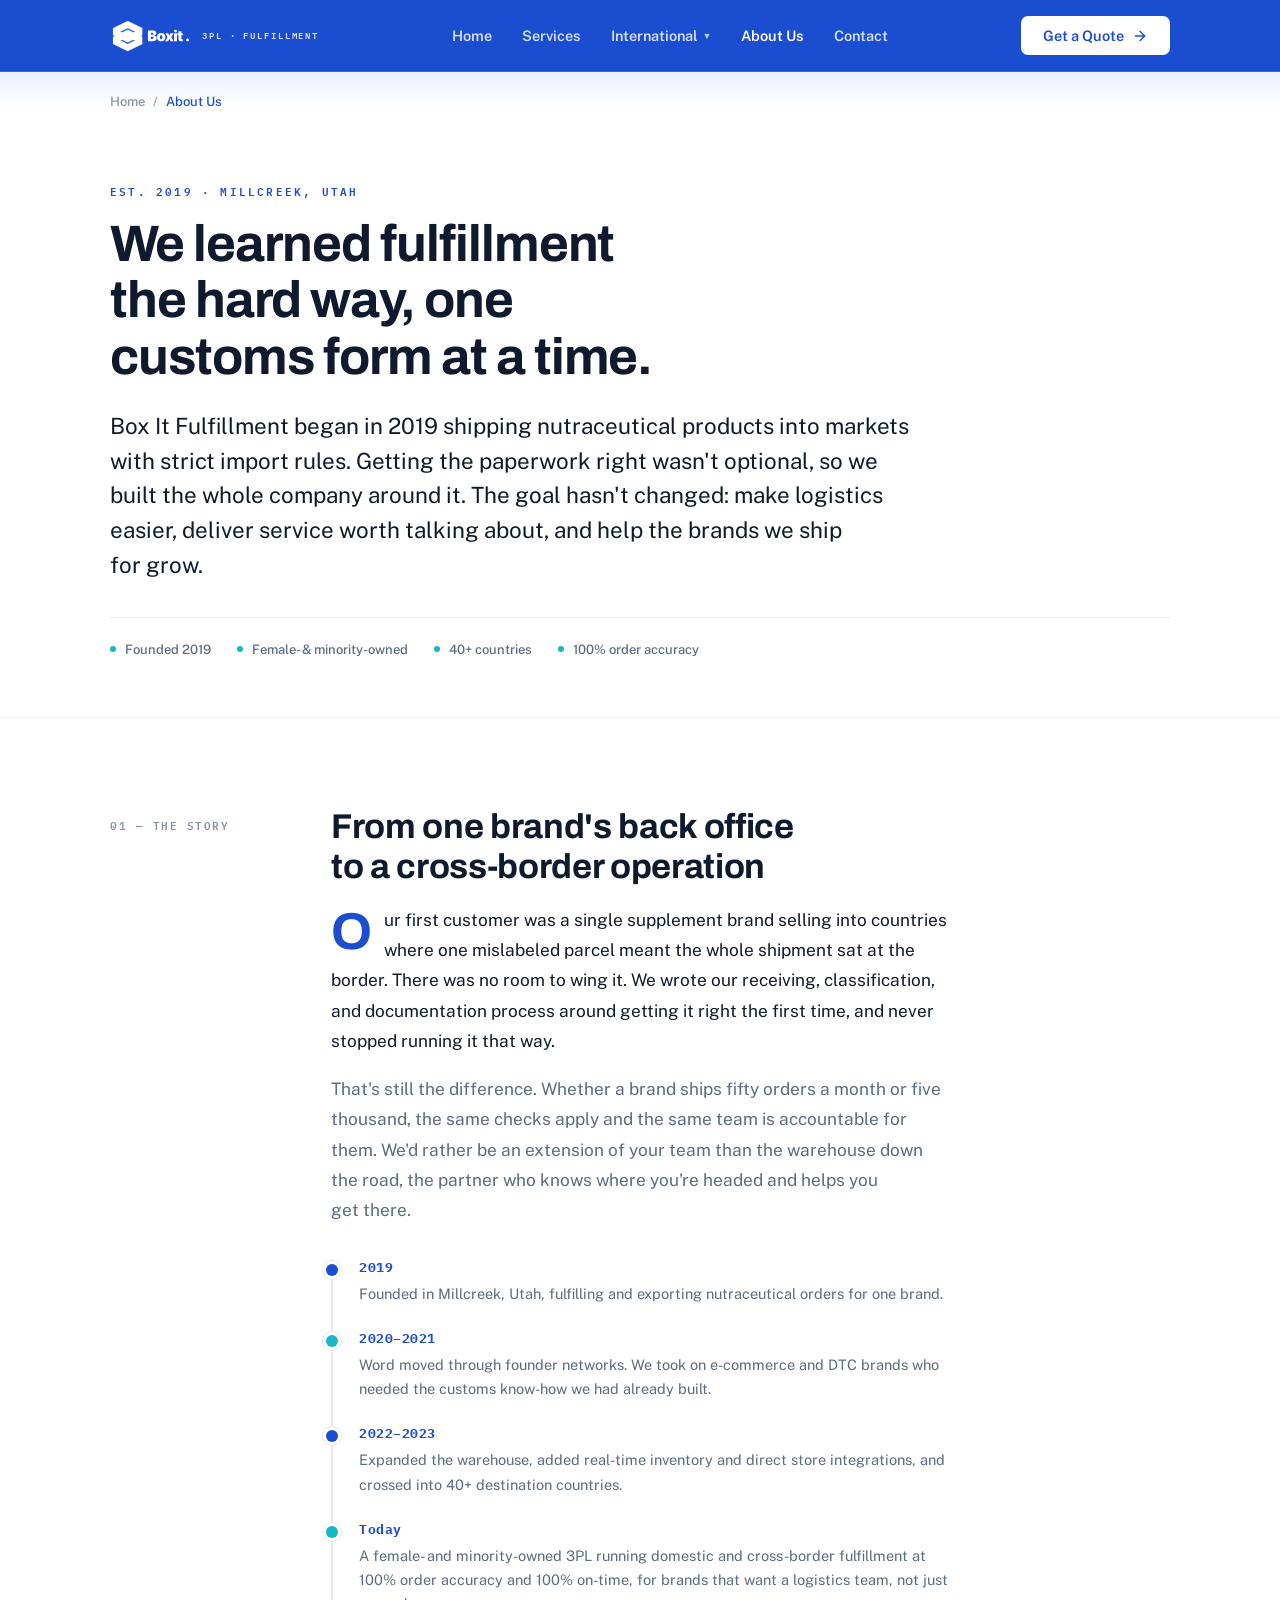
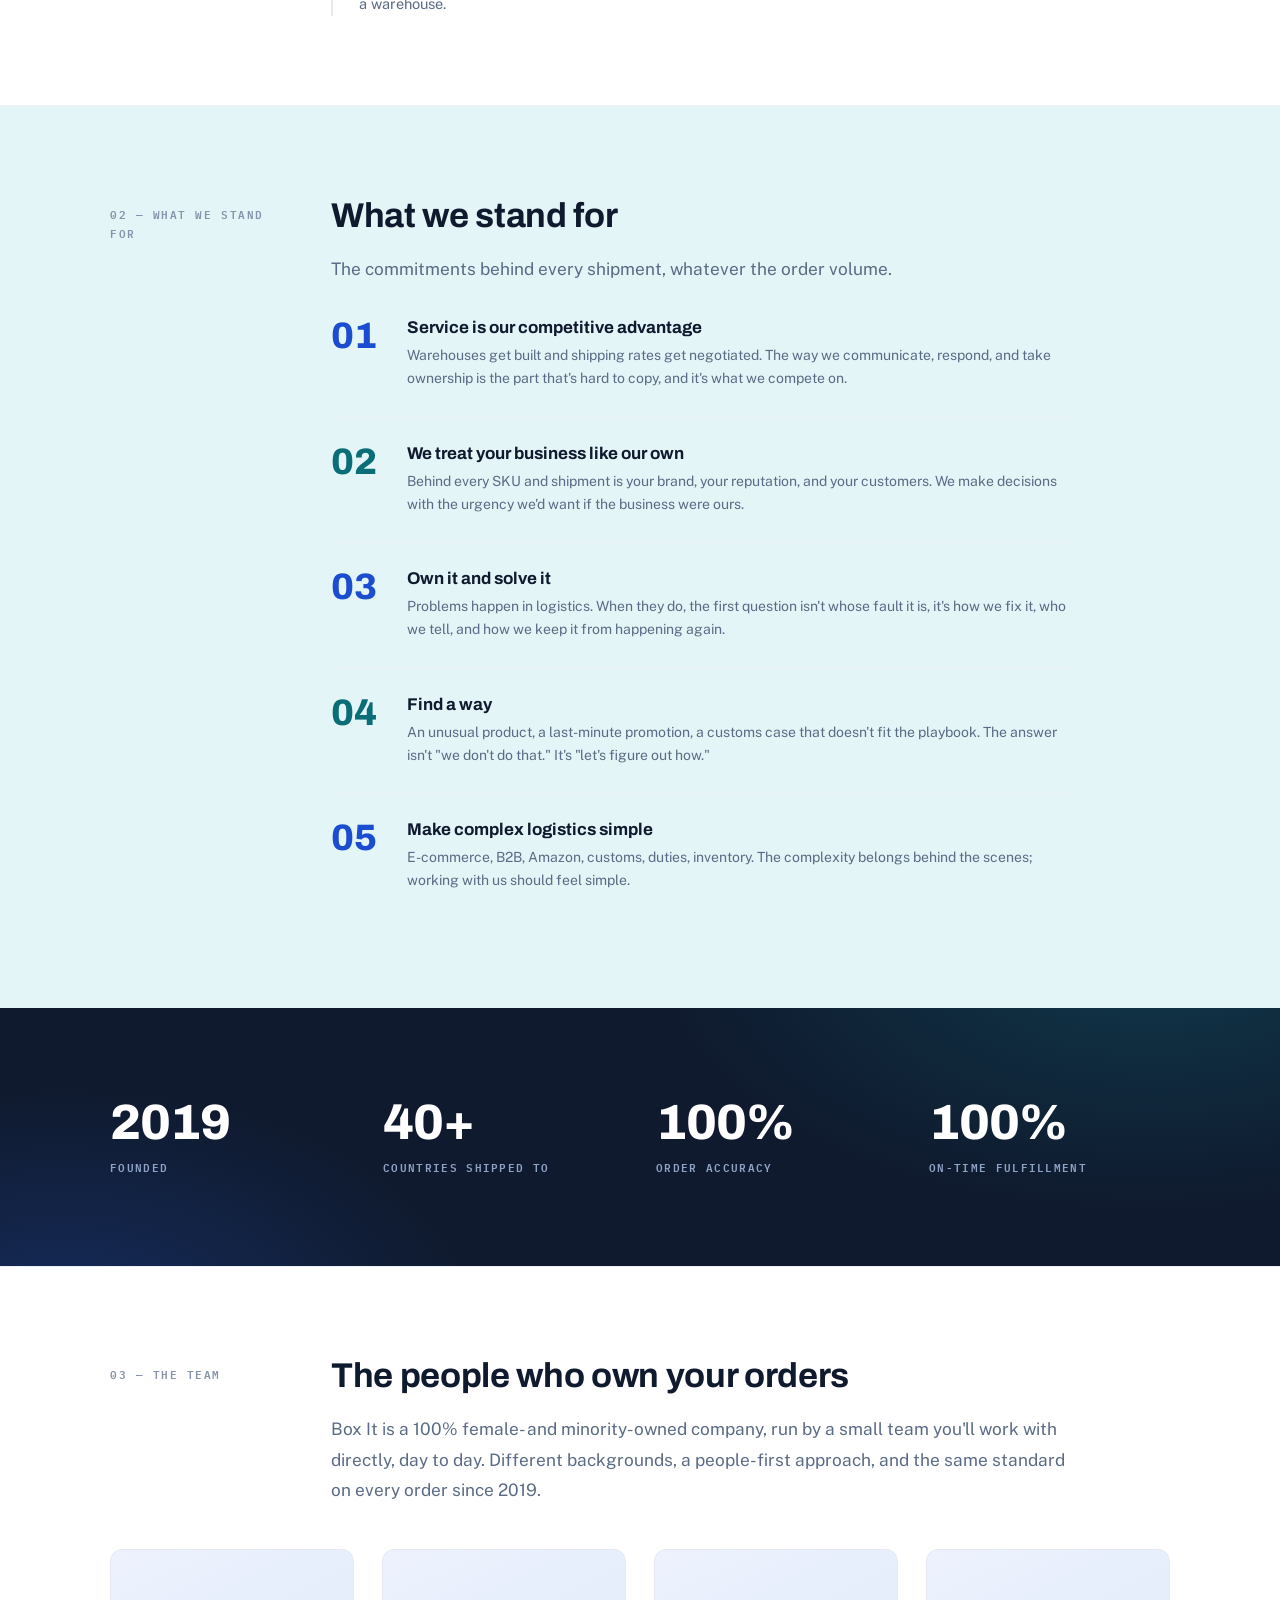
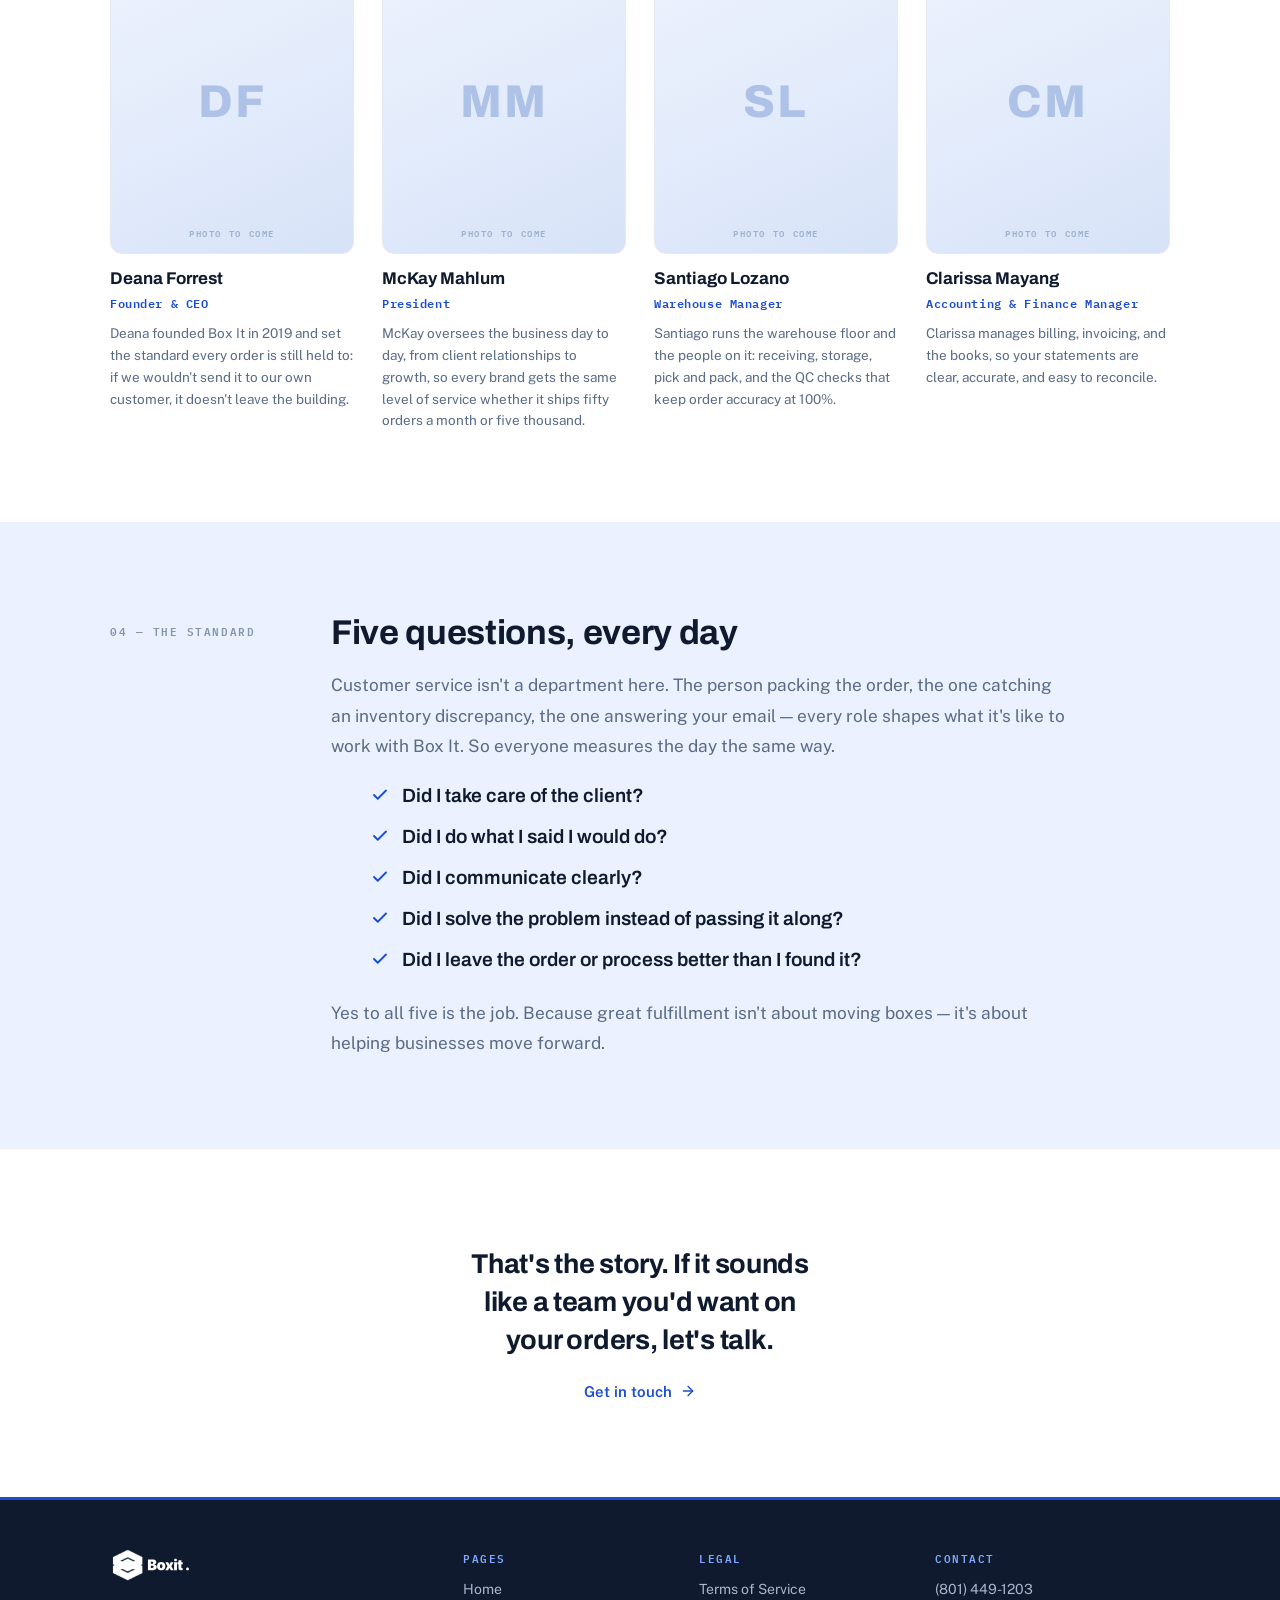
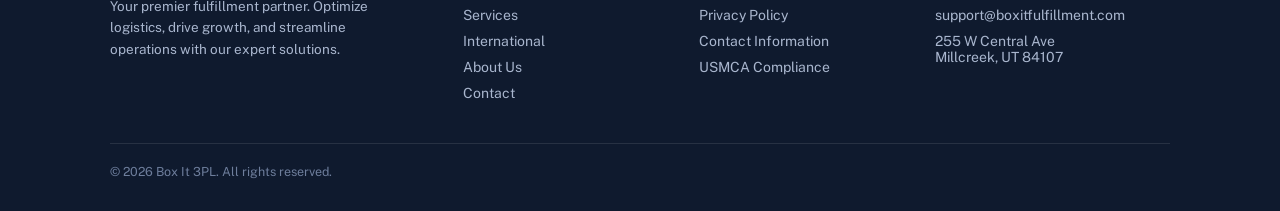
<file: about.html>
<!DOCTYPE html>
<html lang="en">
<head>
<meta charset="UTF-8">
<meta name="viewport" content="width=device-width, initial-scale=1">
<title>About Us | Box It Fulfillment</title>
<meta name="description" content="Founded in 2019 shipping nutraceutical products internationally, Box It 3PL is a women-led fulfillment company helping brands ship to 40+ countries at 100% order accuracy and on-time delivery.">
<link rel="icon" type="image/svg+xml" href="Assets/Logo's/Boxit Logo.svg">
<link rel="icon" type="image/png" href="Assets/Logo's/Boxit Logo.png">
<link rel="apple-touch-icon" href="Assets/Logo's/Boxit Logo.png">
<meta property="og:type" content="website">
<meta property="og:site_name" content="Box It Fulfillment">
<meta property="og:title" content="About Us | Box It Fulfillment">
<meta property="og:description" content="Founded in 2019 shipping nutraceutical products internationally, Box It 3PL is a women-led fulfillment company helping brands ship to 40+ countries at 100% order accuracy and on-time delivery.">
<meta property="og:url" content="https://boxitfulfillment.com/about.html">
<meta property="og:image" content="https://boxitfulfillment.com/Assets/imgi_14_E-CommerceFulfillmentBoxIT3PL.png">
<meta name="twitter:card" content="summary_large_image">
<meta name="twitter:title" content="About Us | Box It Fulfillment">
<meta name="twitter:description" content="Founded in 2019 shipping nutraceutical products internationally, Box It 3PL is a women-led fulfillment company helping brands ship to 40+ countries at 100% order accuracy and on-time delivery.">
<meta name="twitter:image" content="https://boxitfulfillment.com/Assets/imgi_14_E-CommerceFulfillmentBoxIT3PL.png">
<link rel="preconnect" href="https://fonts.googleapis.com">
<link rel="preconnect" href="https://fonts.gstatic.com" crossorigin>
<link href="https://fonts.googleapis.com/css2?family=Archivo:wght@400;700;800&family=Public+Sans:wght@400;500;600&family=IBM+Plex+Mono:wght@500;600&display=swap" rel="stylesheet">
<link rel="stylesheet" href="styles.css">
<noscript><style>.reveal{opacity:1;transform:none}</style></noscript>
</head>
<body>

<!-- ============ HEADER ============ -->
<header class="site">
  <div class="navbar">
    <button class="menu-toggle" type="button" aria-label="Open menu" aria-expanded="false" aria-controls="mainNav"><span class="menu-toggle-icon"><svg width="22" height="22" viewBox="0 0 24 24" fill="none" stroke="currentColor" stroke-width="2" stroke-linecap="round" stroke-linejoin="round"><path d="M4 5h16"/><path d="M4 12h16"/><path d="M4 19h16"/></svg></span></button>
    <a class="logo" href="index.html">
      <img src="Assets/Logo's/Horizonal_Logo.svg" alt="Box It 3PL" height="34">
      <span class="logo-sub">3PL · FULFILLMENT</span>
    </a>
    <nav class="main" id="mainNav">
      <a href="index.html">Home</a>
      <a href="services.html">Services</a>
      <div class="dropdown" id="intlDropdown">
        <button type="button">International <span class="caret">▼</span></button>
        <div class="dropdown-menu">
          <a href="canada.html"><span class="t">Shipping to Canada</span><span class="d">USMCA-ready, no surprise duties</span></a>
          <a href="uk.html"><span class="t">Shipping to the UK</span><span class="d">VAT &amp; customs handled for you</span></a>
          <a href="eu.html"><span class="t">Shipping to the EU</span><span class="d">IOSS &amp; cross-border compliance</span></a>
        </div>
      </div>
      <a href="about.html" class="active">About Us</a>
      <a href="contact.html">Contact</a>
    </nav>
    <button class="nav-cta" data-open-quote>Get a Quote<svg width="16" height="16" viewBox="0 0 24 24" fill="none" stroke="currentColor" stroke-width="2" stroke-linecap="round" stroke-linejoin="round"><path d="M5 12h14"/><path d="m12 5 7 7-7 7"/></svg></button>
  </div>
</header>

<div class="breadcrumb"><div class="wrap"><a href="index.html">Home</a><span>/</span><span class="here">About Us</span></div></div>

<main class="about">

<!-- ============ HERO ============ -->
<section class="about-hero">
  <div class="wrap">
    <span class="about-kicker">EST. 2019 · MILLCREEK, UTAH</span>
    <h1>We learned fulfillment the hard way, one customs form at a time.</h1>
    <p class="about-lead">Box It Fulfillment began in 2019 shipping nutraceutical products into markets with strict import rules. Getting the paperwork right wasn't optional, so we built the whole company around it. The goal hasn't changed: make logistics easier, deliver service worth talking about, and help the brands we ship for grow.</p>
    <div class="about-meta">
      <span>Founded 2019</span>
      <span>Female- &amp; minority-owned</span>
      <span>40+ countries</span>
      <span>100% order accuracy</span>
    </div>
  </div>
</section>

<!-- ============ STORY ============ -->
<section class="about-sec" id="story">
  <div class="wrap">
    <div class="about-grid">
      <div class="about-rail">01 — THE STORY</div>
      <div class="about-body">
        <h2>From one brand's back office to a cross-border operation</h2>
        <p class="lead-p">Our first customer was a single supplement brand selling into countries where one mislabeled parcel meant the whole shipment sat at the border. There was no room to wing it. We wrote our receiving, classification, and documentation process around getting it right the first time, and never stopped running it that way.</p>
        <p>That's still the difference. Whether a brand ships fifty orders a month or five thousand, the same checks apply and the same team is accountable for them. We'd rather be an extension of your team than the warehouse down the road, the partner who knows where you're headed and helps you get there.</p>
        <div class="timeline">
          <div class="tl-item">
            <div class="tl-year">2019</div>
            <p>Founded in Millcreek, Utah, fulfilling and exporting nutraceutical orders for one brand.</p>
          </div>
          <div class="tl-item">
            <div class="tl-year">2020–2021</div>
            <p>Word moved through founder networks. We took on e-commerce and DTC brands who needed the customs know-how we had already built.</p>
          </div>
          <div class="tl-item">
            <div class="tl-year">2022–2023</div>
            <p>Expanded the warehouse, added real-time inventory and direct store integrations, and crossed into 40+ destination countries.</p>
          </div>
          <div class="tl-item">
            <div class="tl-year">Today</div>
            <p>A female- and minority-owned 3PL running domestic and cross-border fulfillment at 100% order accuracy and 100% on-time, for brands that want a logistics team, not just a warehouse.</p>
          </div>
        </div>
      </div>
    </div>
  </div>
</section>

<!-- ============ VALUES ============ -->
<section class="about-sec" id="values">
  <div class="wrap">
    <div class="about-grid">
      <div class="about-rail">02 — WHAT WE STAND FOR</div>
      <div class="about-body wide">
        <h2>What we stand for</h2>
        <p>The commitments behind every shipment, whatever the order volume.</p>
        <div class="values">
          <div class="value">
            <div class="vn">01</div>
            <div>
              <h3>Service is our competitive advantage</h3>
              <p>Warehouses get built and shipping rates get negotiated. The way we communicate, respond, and take ownership is the part that's hard to copy, and it's what we compete on.</p>
            </div>
          </div>
          <div class="value">
            <div class="vn">02</div>
            <div>
              <h3>We treat your business like our own</h3>
              <p>Behind every SKU and shipment is your brand, your reputation, and your customers. We make decisions with the urgency we'd want if the business were ours.</p>
            </div>
          </div>
          <div class="value">
            <div class="vn">03</div>
            <div>
              <h3>Own it and solve it</h3>
              <p>Problems happen in logistics. When they do, the first question isn't whose fault it is, it's how we fix it, who we tell, and how we keep it from happening again.</p>
            </div>
          </div>
          <div class="value">
            <div class="vn">04</div>
            <div>
              <h3>Find a way</h3>
              <p>An unusual product, a last-minute promotion, a customs case that doesn't fit the playbook. The answer isn't "we don't do that." It's "let's figure out how."</p>
            </div>
          </div>
          <div class="value">
            <div class="vn">05</div>
            <div>
              <h3>Make complex logistics simple</h3>
              <p>E-commerce, B2B, Amazon, customs, duties, inventory. The complexity belongs behind the scenes; working with us should feel simple.</p>
            </div>
          </div>
        </div>
      </div>
    </div>
  </div>
</section>

<!-- ============ NUMBERS ============ -->
<section class="about-sec dark about-numbers" aria-label="Box It by the numbers">
  <div class="wrap">
    <div class="an"><strong>2019</strong><span>FOUNDED</span></div>
    <div class="an"><strong>40+</strong><span>COUNTRIES SHIPPED TO</span></div>
    <div class="an"><strong>100%</strong><span>ORDER ACCURACY</span></div>
    <div class="an"><strong>100%</strong><span>ON-TIME FULFILLMENT</span></div>
  </div>
</section>

<!-- ============ MEET THE TEAM ============ -->
<section class="about-sec" id="team">
  <div class="wrap">
    <div class="about-grid">
      <div class="about-rail">03 — THE TEAM</div>
      <div class="about-body wide">
        <h2>The people who own your orders</h2>
        <p>Box It is a 100% female- and minority-owned company, run by a small team you'll work with directly, day to day. Different backgrounds, a people-first approach, and the same standard on every order since 2019.</p>
      </div>
    </div>
    <div class="team-grid" style="margin-top:clamp(28px,4vw,44px)">
      <article class="team-card">
        <div class="team-ph"><span class="mono">DF</span></div>
        <div class="team-name">Deana Forrest</div>
        <div class="team-role">Founder &amp; CEO</div>
        <p>Deana founded Box It in 2019 and set the standard every order is still held to: if we wouldn't send it to our own customer, it doesn't leave the building.</p>
      </article>
      <article class="team-card">
        <div class="team-ph"><span class="mono">MM</span></div>
        <div class="team-name">McKay Mahlum</div>
        <div class="team-role">President</div>
        <p>McKay oversees the business day to day, from client relationships to growth, so every brand gets the same level of service whether it ships fifty orders a month or five thousand.</p>
      </article>
      <article class="team-card">
        <div class="team-ph"><span class="mono">SL</span></div>
        <div class="team-name">Santiago Lozano</div>
        <div class="team-role">Warehouse Manager</div>
        <p>Santiago runs the warehouse floor and the people on it: receiving, storage, pick and pack, and the QC checks that keep order accuracy at 100%.</p>
      </article>
      <article class="team-card">
        <div class="team-ph"><span class="mono">CM</span></div>
        <div class="team-name">Clarissa Mayang</div>
        <div class="team-role">Accounting &amp; Finance Manager</div>
        <p>Clarissa manages billing, invoicing, and the books, so your statements are clear, accurate, and easy to reconcile.</p>
      </article>
    </div>
  </div>
</section>

<!-- ============ THE STANDARD ============ -->
<section class="about-sec" id="standard">
  <div class="wrap">
    <div class="about-grid">
      <div class="about-rail">04 — THE STANDARD</div>
      <div class="about-body wide">
        <h2>Five questions, every day</h2>
        <p>Customer service isn't a department here. The person packing the order, the one catching an inventory discrepancy, the one answering your email &mdash; every role shapes what it's like to work with Box It. So everyone measures the day the same way.</p>
        <ul class="standard">
          <li><svg width="18" height="18" viewBox="0 0 24 24" fill="none" stroke="currentColor" stroke-width="2.5" stroke-linecap="round" stroke-linejoin="round"><path d="M20 6 9 17l-5-5"/></svg>Did I take care of the client?</li>
          <li><svg width="18" height="18" viewBox="0 0 24 24" fill="none" stroke="currentColor" stroke-width="2.5" stroke-linecap="round" stroke-linejoin="round"><path d="M20 6 9 17l-5-5"/></svg>Did I do what I said I would do?</li>
          <li><svg width="18" height="18" viewBox="0 0 24 24" fill="none" stroke="currentColor" stroke-width="2.5" stroke-linecap="round" stroke-linejoin="round"><path d="M20 6 9 17l-5-5"/></svg>Did I communicate clearly?</li>
          <li><svg width="18" height="18" viewBox="0 0 24 24" fill="none" stroke="currentColor" stroke-width="2.5" stroke-linecap="round" stroke-linejoin="round"><path d="M20 6 9 17l-5-5"/></svg>Did I solve the problem instead of passing it along?</li>
          <li><svg width="18" height="18" viewBox="0 0 24 24" fill="none" stroke="currentColor" stroke-width="2.5" stroke-linecap="round" stroke-linejoin="round"><path d="M20 6 9 17l-5-5"/></svg>Did I leave the order or process better than I found it?</li>
        </ul>
        <p>Yes to all five is the job. Because great fulfillment isn't about moving boxes &mdash; it's about helping businesses move forward.</p>
      </div>
    </div>
  </div>
</section>

<!-- ============ CLOSE ============ -->
<section class="about-close">
  <div class="wrap">
    <p>That's the story. If it sounds like a team you'd want on your orders, let's talk.</p>
    <a href="contact.html">Get in touch<svg width="16" height="16" viewBox="0 0 24 24" fill="none" stroke="currentColor" stroke-width="2" stroke-linecap="round" stroke-linejoin="round"><path d="M5 12h14"/><path d="m12 5 7 7-7 7"/></svg></a>
  </div>
</section>

</main>

<!-- ============ FOOTER ============ -->
<footer class="site">
  <div class="wrap fgrid4">
    <div>
      <div class="logo"><img src="Assets/Logo's/Horizonal_Logo.svg" alt="Box It 3PL" height="34"></div>
      <p style="font:400 13.5px/1.6 'Public Sans';color:#A9B6CE;margin-top:14px;max-width:270px">Your premier fulfillment partner. Optimize logistics, drive growth, and streamline operations with our expert solutions.</p>
    </div>
    <div class="fcol"><div class="fhead">PAGES</div><a href="index.html">Home</a><a href="services.html">Services</a><a href="canada.html">International</a><a href="about.html">About Us</a><a href="contact.html">Contact</a></div>
    <div class="fcol"><div class="fhead">LEGAL</div><a href="#">Terms of Service</a><a href="#">Privacy Policy</a><a href="contact.html">Contact Information</a><a href="usmca.html">USMCA Compliance</a></div>
    <div class="fcol"><div class="fhead">CONTACT</div><span>(801) 449-1203</span><span>support@boxitfulfillment.com</span><span>255 W Central Ave<br>Millcreek, UT 84107</span></div>
  </div>
  <div class="wrap"><div class="copyright">© 2026 Box It 3PL. All rights reserved.</div></div>
</footer>

<!-- ============ QUOTE MODAL ============ -->
<div class="modal-overlay" id="quoteModal">
  <div class="modal">
    <div class="modal-head">
      <div class="eyebrow" style="color:#CDD9F7">GET A QUOTE</div>
      <h3>Tell us about your business</h3>
      <p>We'll get back to you within 24 hours.</p>
      <button class="modal-close" data-close-quote aria-label="Close">×</button>
    </div>
    <form class="modal-body" data-formspree data-form-name="Quote popup">
      <div class="fgrid">
        <div class="field"><label for="m-first">First Name *</label><input id="m-first" name="First Name" required placeholder="Jane"></div>
        <div class="field"><label for="m-last">Last Name *</label><input id="m-last" name="Last Name" required placeholder="Doe"></div>
        <div class="field"><label for="m-email">Email *</label><input id="m-email" name="Email" required placeholder="jane@brand.com" type="email"></div>
        <div class="field"><label for="m-company">Company *</label><input id="m-company" name="Company" required placeholder="Brand Co."></div>
        <div class="field"><label for="m-service">Service Needs</label><select id="m-service" name="Service Needs"><option value="">Select a service</option><option>Fulfillment Services</option><option>Warehousing</option><option>Shipping Solutions</option><option>Inventory Management</option><option>Returns Processing</option><option>International Shipping</option></select></div>
        <div class="field"><label for="m-dest">Shipping To</label><select id="m-dest" name="Shipping To"><option value="">Select destination</option><option>United States (domestic)</option><option>Canada</option><option>United Kingdom</option><option>European Union</option><option>Multiple / not sure</option></select></div>
      </div>
      <div class="field full"><label for="m-vol">Monthly Volume</label><select id="m-vol" name="Monthly Volume"><option value="">Select range</option><option>1–50 orders</option><option>51–200 orders</option><option>201–500 orders</option><option>501–1000 orders</option><option>1000+ orders</option></select></div>
      <div class="field full"><label for="m-msg">Message</label><textarea id="m-msg" name="Message" placeholder="Tell us about your products, destinations, and volume…"></textarea></div>
      <button class="btn btn-primary" style="width:100%;margin-top:18px">Send Message</button>
    </form>
  </div>
</div>

<script src="app.js"></script>
</body>
</html>
</file>
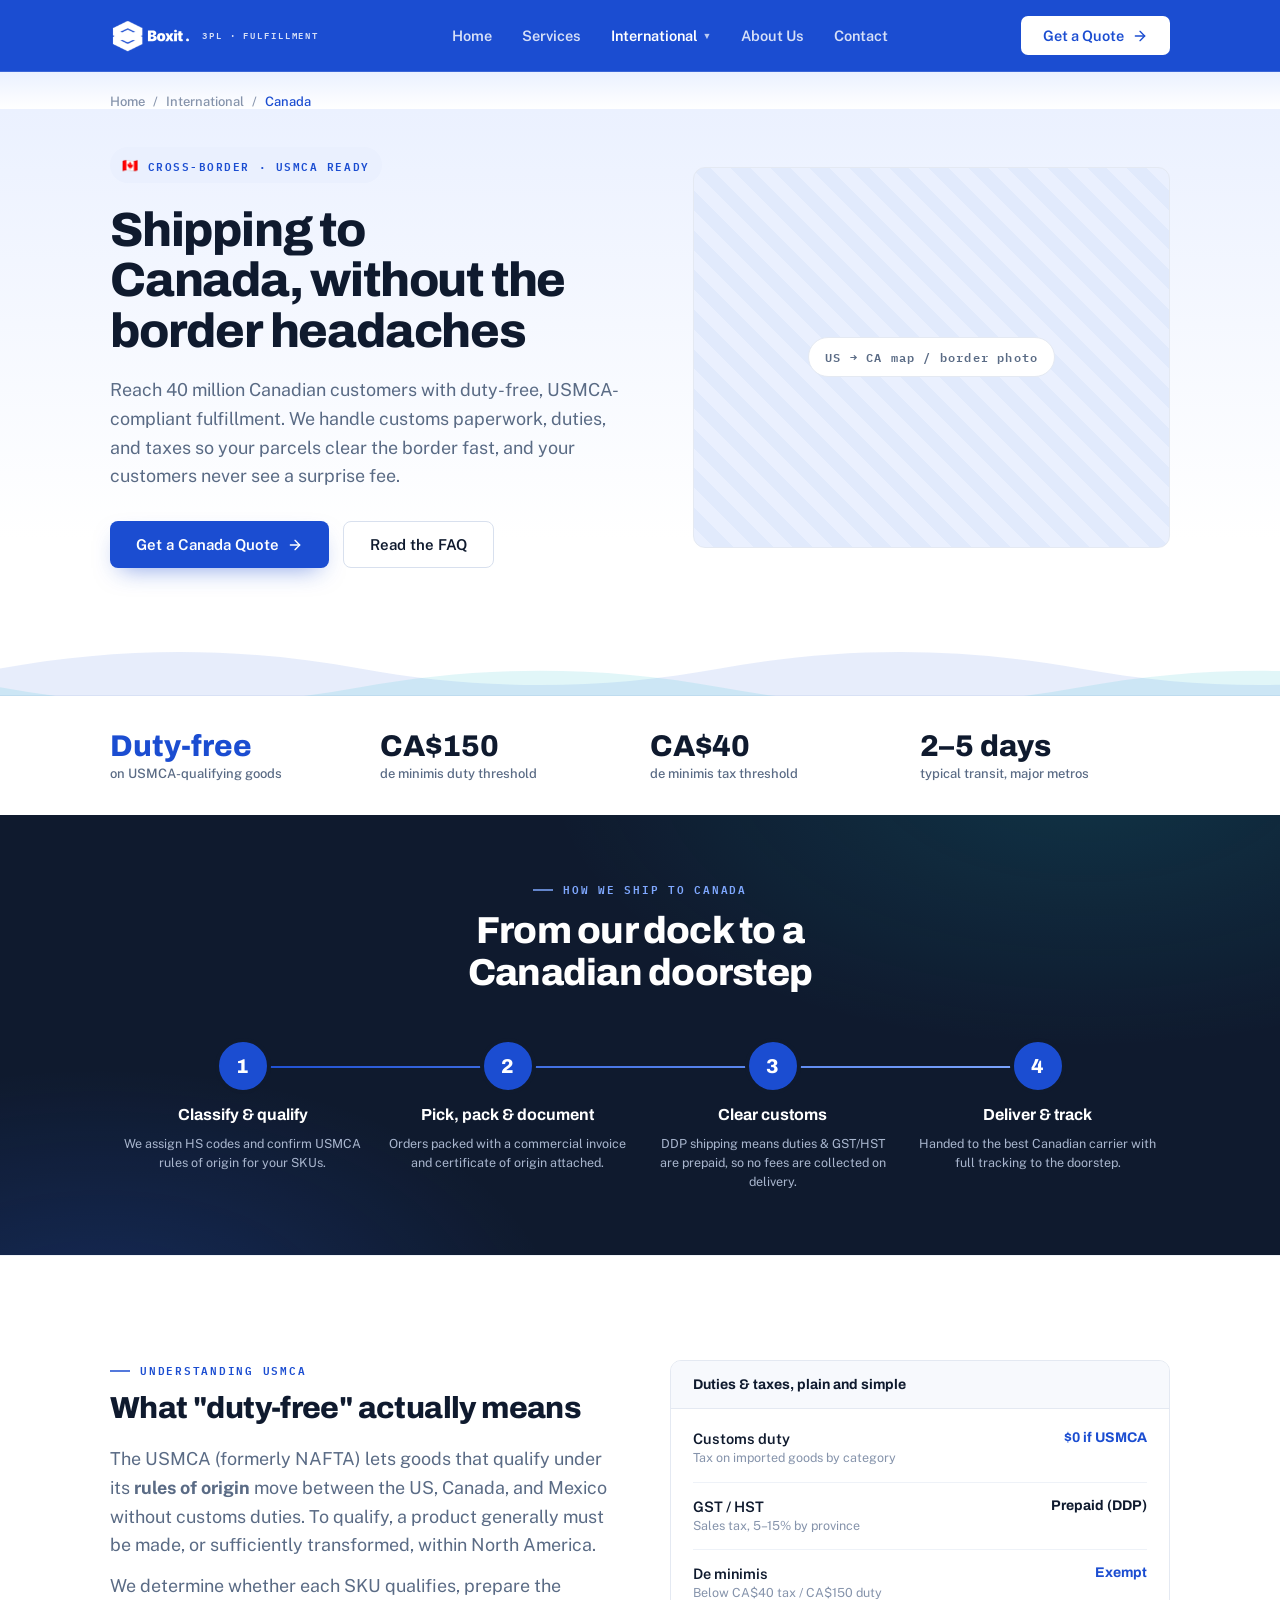
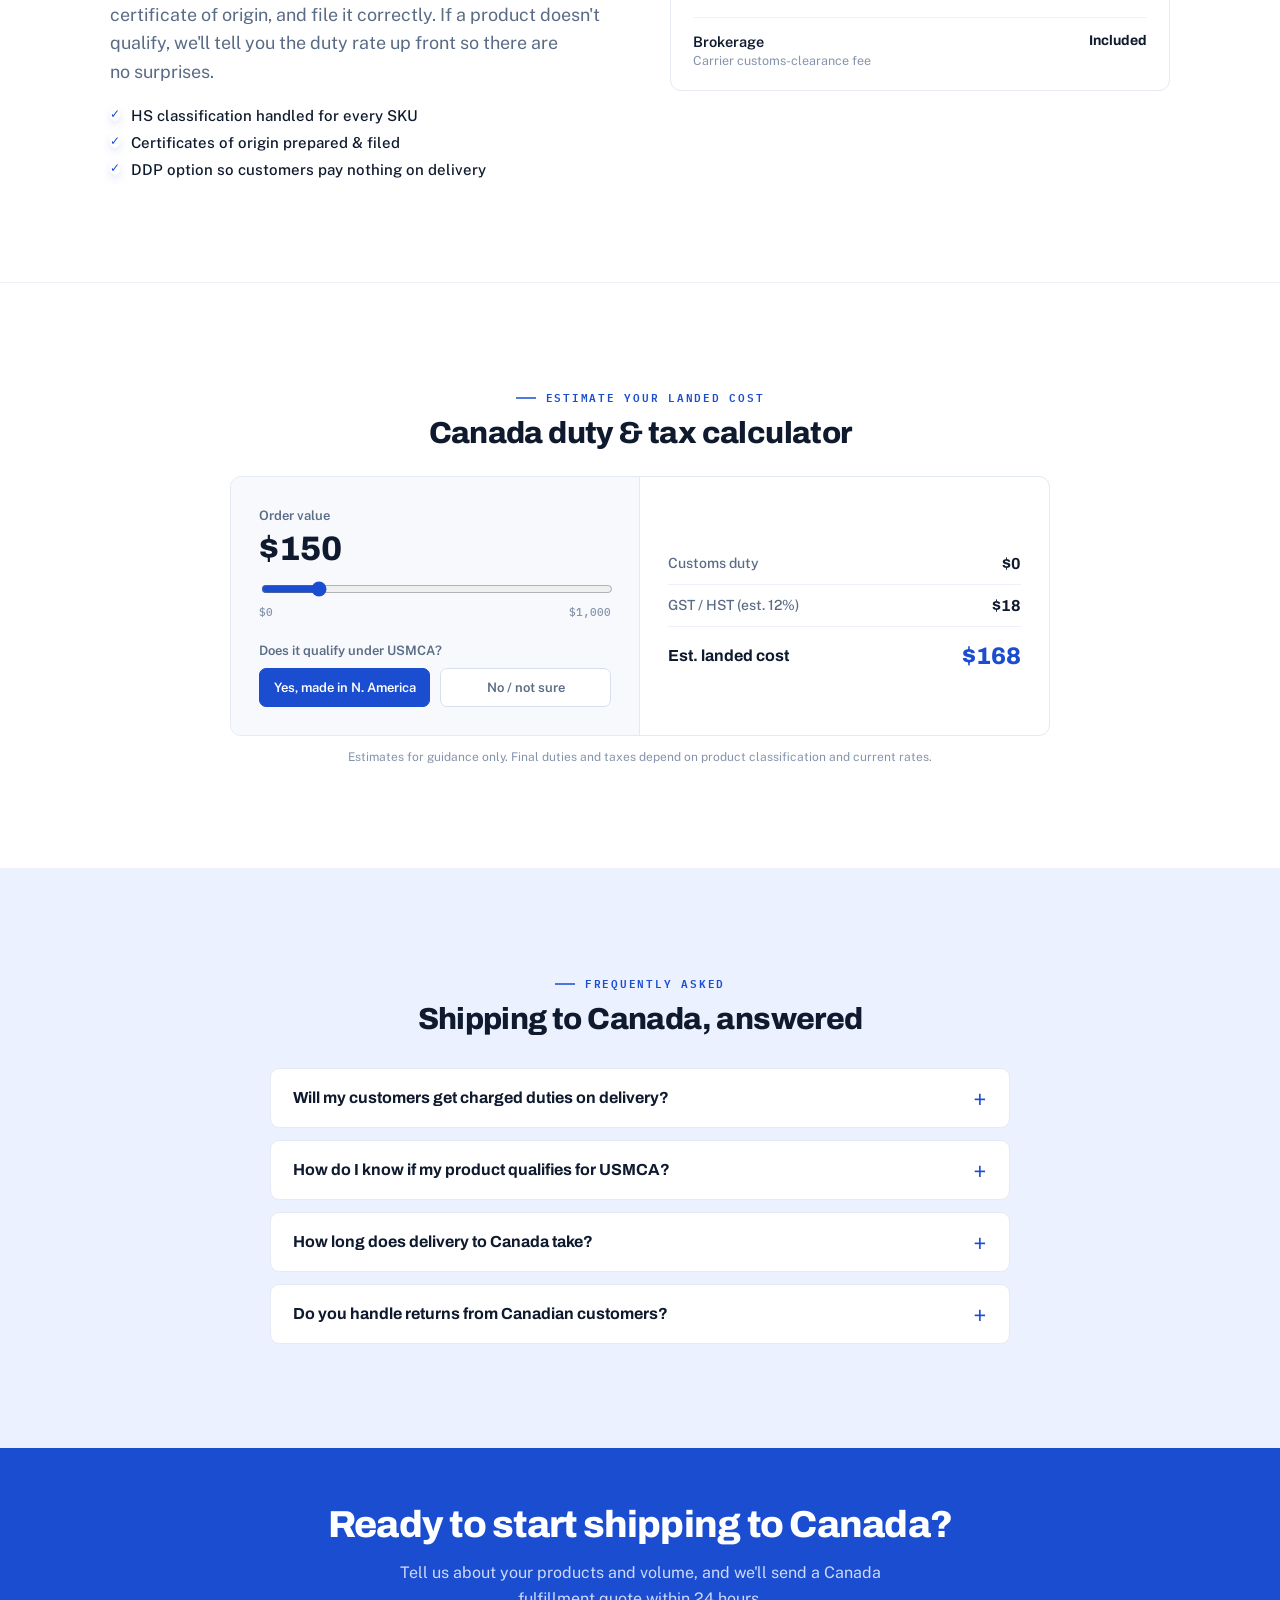
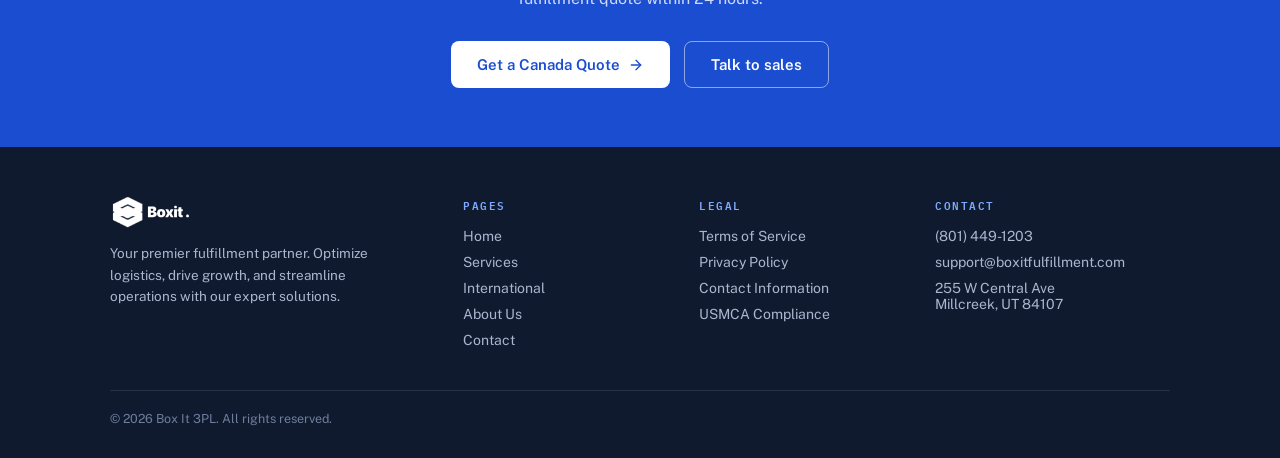
<file: canada.html>
<!DOCTYPE html>
<html lang="en">
<head>
<meta charset="UTF-8">
<meta name="viewport" content="width=device-width, initial-scale=1">
<title>Shipping to Canada | Box It Fulfillment</title>
<meta name="description" content="USMCA-ready fulfillment to Canada. Duty-free on qualifying goods, customs paperwork handled, no surprise fees. Duty &amp; tax calculator and FAQ.">
<link rel="icon" type="image/svg+xml" href="Assets/Logo's/Boxit Logo.svg">
<link rel="icon" type="image/png" href="Assets/Logo's/Boxit Logo.png">
<link rel="apple-touch-icon" href="Assets/Logo's/Boxit Logo.png">
<meta property="og:type" content="website">
<meta property="og:site_name" content="Box It Fulfillment">
<meta property="og:title" content="Shipping to Canada | Box It Fulfillment">
<meta property="og:description" content="USMCA-ready fulfillment to Canada. Duty-free on qualifying goods, customs paperwork handled, no surprise fees. Duty &amp; tax calculator and FAQ.">
<meta property="og:url" content="https://boxitfulfillment.com/canada.html">
<meta property="og:image" content="https://boxitfulfillment.com/Assets/imgi_14_E-CommerceFulfillmentBoxIT3PL.png">
<meta name="twitter:card" content="summary_large_image">
<meta name="twitter:title" content="Shipping to Canada | Box It Fulfillment">
<meta name="twitter:description" content="USMCA-ready fulfillment to Canada. Duty-free on qualifying goods, customs paperwork handled, no surprise fees. Duty &amp; tax calculator and FAQ.">
<meta name="twitter:image" content="https://boxitfulfillment.com/Assets/imgi_14_E-CommerceFulfillmentBoxIT3PL.png">
<link rel="preconnect" href="https://fonts.googleapis.com">
<link rel="preconnect" href="https://fonts.gstatic.com" crossorigin>
<link href="https://fonts.googleapis.com/css2?family=Archivo:wght@400;700;800&family=Public+Sans:wght@400;500;600&family=IBM+Plex+Mono:wght@500;600&display=swap" rel="stylesheet">
<link rel="stylesheet" href="styles.css">
</head>
<body>

<!-- ============ HEADER ============ -->
<header class="site">
  <div class="navbar">
    <button class="menu-toggle" type="button" aria-label="Open menu" aria-expanded="false" aria-controls="mainNav"><span class="menu-toggle-icon"><svg width="22" height="22" viewBox="0 0 24 24" fill="none" stroke="currentColor" stroke-width="2" stroke-linecap="round" stroke-linejoin="round"><path d="M4 5h16"/><path d="M4 12h16"/><path d="M4 19h16"/></svg></span></button>
    <a class="logo" href="index.html">
      <img src="Assets/Logo's/Horizonal_Logo.svg" alt="Box It 3PL" height="34">
      <span class="logo-sub">3PL · FULFILLMENT</span>
    </a>
    <nav class="main" id="mainNav">
      <a href="index.html">Home</a>
      <a href="services.html">Services</a>
      <div class="dropdown active" id="intlDropdown">
        <button type="button">International <span class="caret">▼</span></button>
        <div class="dropdown-menu">
          <a href="canada.html" class="active"><span class="t">Shipping to Canada</span><span class="d">USMCA-ready, no surprise duties</span></a>
          <a href="uk.html"><span class="t">Shipping to the UK</span><span class="d">VAT &amp; customs handled for you</span></a>
          <a href="eu.html"><span class="t">Shipping to the EU</span><span class="d">IOSS &amp; cross-border compliance</span></a>
        </div>
      </div>
      <a href="about.html">About Us</a>
      <a href="contact.html">Contact</a>
    </nav>
    <button class="nav-cta" data-open-quote>Get a Quote<svg width="16" height="16" viewBox="0 0 24 24" fill="none" stroke="currentColor" stroke-width="2" stroke-linecap="round" stroke-linejoin="round"><path d="M5 12h14"/><path d="m12 5 7 7-7 7"/></svg></button>
  </div>
</header>

<!-- ============ BREADCRUMB + HERO ============ -->
<div class="breadcrumb"><div class="wrap"><a href="index.html">Home</a><span>/</span><a href="canada.html">International</a><span>/</span><span class="here">Canada</span></div></div>
<section class="hero compact">
  <div class="wrap hero-grid">
    <div>
      <span class="badge"><span style="font-size:13px">🇨🇦</span>CROSS-BORDER · USMCA READY</span>
      <h1 class="sm">Shipping to Canada, without the border headaches</h1>
      <p class="lede">Reach 40 million Canadian customers with duty-free, USMCA-compliant fulfillment. We handle customs paperwork, duties, and taxes so your parcels clear the border fast, and your customers never see a surprise fee.</p>
      <div class="hero-actions">
        <button class="btn btn-primary" data-open-quote>Get a Canada Quote<svg width="16" height="16" viewBox="0 0 24 24" fill="none" stroke="currentColor" stroke-width="2" stroke-linecap="round" stroke-linejoin="round"><path d="M5 12h14"/><path d="m12 5 7 7-7 7"/></svg></button>
        <a class="btn btn-ghost" href="#faq">Read the FAQ</a>
      </div>
    </div>
    <div class="placeholder" style="aspect-ratio:5/4"><span class="tag">US → CA map / border photo</span></div>
  </div>
</section>

<div class="wave-divider" aria-hidden="true">
  <div class="wave-layer wave-layer-1" data-parallax="0.06"></div>
  <div class="wave-layer wave-layer-2" data-parallax="0.12"></div>
</div>

<!-- ============ KEY STATS ============ -->
<section class="slim">
  <div class="wrap keystats">
    <div class="reveal"><div class="n blue">Duty-free</div><div class="l">on USMCA-qualifying goods</div></div>
    <div class="reveal"><div class="n">CA$150</div><div class="l">de minimis duty threshold</div></div>
    <div class="reveal"><div class="n">CA$40</div><div class="l">de minimis tax threshold</div></div>
    <div class="reveal"><div class="n">2–5 days</div><div class="l">typical transit, major metros</div></div>
  </div>
</section>

<!-- ============ HOW IT WORKS ============ -->
<section class="process">
  <div class="wrap">
    <div class="process-head">
      <div class="eyebrow">HOW WE SHIP TO CANADA</div>
      <h2>From our dock to a Canadian doorstep</h2>
    </div>
    <div class="steps s4">
      <div class="rail"></div>
      <div class="step reveal"><div class="num">1</div><h4>Classify &amp; qualify</h4><p>We assign HS codes and confirm USMCA rules of origin for your SKUs.</p></div>
      <div class="step reveal"><div class="num">2</div><h4>Pick, pack &amp; document</h4><p>Orders packed with a commercial invoice and certificate of origin attached.</p></div>
      <div class="step reveal"><div class="num">3</div><h4>Clear customs</h4><p>DDP shipping means duties &amp; GST/HST are prepaid, so no fees are collected on delivery.</p></div>
      <div class="step reveal"><div class="num">4</div><h4>Deliver &amp; track</h4><p>Handed to the best Canadian carrier with full tracking to the doorstep.</p></div>
    </div>
  </div>
</section>

<!-- ============ EDUCATIONAL ============ -->
<section class="block">
  <div class="wrap two top">
    <div>
      <div class="eyebrow">UNDERSTANDING USMCA</div>
      <h2 class="sm" style="margin-top:12px">What "duty-free" actually means</h2>
      <p class="lede">The USMCA (formerly NAFTA) lets goods that qualify under its <strong>rules of origin</strong> move between the US, Canada, and Mexico without customs duties. To qualify, a product generally must be made, or sufficiently transformed, within North America.</p>
      <p class="lede" style="margin-top:12px">We determine whether each SKU qualifies, prepare the certificate of origin, and file it correctly. If a product doesn't qualify, we'll tell you the duty rate up front so there are no surprises.</p>
      <div style="display:flex;flex-direction:column;gap:10px;margin-top:20px">
        <div class="check text"><span class="i">✓</span>HS classification handled for every SKU</div>
        <div class="check text"><span class="i">✓</span>Certificates of origin prepared &amp; filed</div>
        <div class="check text"><span class="i">✓</span>DDP option so customers pay nothing on delivery</div>
      </div>
    </div>
    <div class="table-card">
      <div class="th">Duties &amp; taxes, plain and simple</div>
      <div class="rows">
        <div class="trow"><div><div class="lbl">Customs duty</div><div class="sub">Tax on imported goods by category</div></div><div class="val blue">$0 if USMCA</div></div>
        <div class="trow"><div><div class="lbl">GST / HST</div><div class="sub">Sales tax, 5–15% by province</div></div><div class="val">Prepaid (DDP)</div></div>
        <div class="trow"><div><div class="lbl">De minimis</div><div class="sub">Below CA$40 tax / CA$150 duty</div></div><div class="val blue">Exempt</div></div>
        <div class="trow"><div><div class="lbl">Brokerage</div><div class="sub">Carrier customs-clearance fee</div></div><div class="val">Included</div></div>
      </div>
    </div>
  </div>
</section>

<!-- ============ DUTY CALCULATOR ============ -->
<section class="block">
  <div class="wrap calc" data-calc="ca">
    <div class="calc-head">
      <div class="eyebrow">ESTIMATE YOUR LANDED COST</div>
      <h2 class="sm">Canada duty &amp; tax calculator</h2>
    </div>
    <div class="calc-grid">
      <div class="calc-input">
        <label>Order value</label>
        <div class="calc-value" data-calc-value>$150</div>
        <input type="range" min="0" max="1000" step="10" value="150" data-calc-range>
        <div class="range-legend"><span>$0</span><span>$1,000</span></div>
        <label style="display:block;margin-top:24px">Does it qualify under USMCA?</label>
        <div class="toggle-row">
          <button type="button" class="on" data-usmca="yes">Yes, made in N. America</button>
          <button type="button" data-usmca="no">No / not sure</button>
        </div>
      </div>
      <div class="calc-out">
        <div class="calc-line"><span class="k">Customs duty</span><span class="v" data-calc-duty>$0</span></div>
        <div class="calc-line"><span class="k">GST / HST (est. 12%)</span><span class="v" data-calc-tax>$18</span></div>
        <div class="calc-total"><span class="k">Est. landed cost</span><span class="v" data-calc-total>$168</span></div>
      </div>
    </div>
    <p class="disclaimer">Estimates for guidance only. Final duties and taxes depend on product classification and current rates.</p>
  </div>
</section>

<!-- ============ FAQ ============ -->
<section class="block why" id="faq">
  <div class="wrap faq">
    <div class="faq-head">
      <div class="eyebrow">FREQUENTLY ASKED</div>
      <h2 class="sm">Shipping to Canada, answered</h2>
    </div>
    <div class="faq-list">
      <details class="faq-item reveal"><summary class="faq-q"><span>Will my customers get charged duties on delivery?</span><span class="sign">+</span></summary><p class="faq-a">No. With our DDP (Delivered Duty Paid) option, all duties and taxes are calculated and prepaid at checkout, so nothing is collected at the door.</p></details>
      <details class="faq-item reveal"><summary class="faq-q"><span>How do I know if my product qualifies for USMCA?</span><span class="sign">+</span></summary><p class="faq-a">We review your SKUs against USMCA rules of origin and tell you which qualify for duty-free treatment, and the duty rate for any that don't.</p></details>
      <details class="faq-item reveal"><summary class="faq-q"><span>How long does delivery to Canada take?</span><span class="sign">+</span></summary><p class="faq-a">Most major metros, including Toronto, Vancouver, and Montreal, see 2–5 business days once an order leaves our dock, with full carrier tracking.</p></details>
      <details class="faq-item reveal"><summary class="faq-q"><span>Do you handle returns from Canadian customers?</span><span class="sign">+</span></summary><p class="faq-a">Yes. We provide Canadian return options and process returns back into your inventory, keeping cross-border logistics simple for your buyers.</p></details>
    </div>
  </div>
</section>

<!-- ============ CTA ============ -->
<section class="cta-band">
  <div class="wrap">
    <h2>Ready to start shipping to Canada?</h2>
    <p>Tell us about your products and volume, and we'll send a Canada fulfillment quote within 24 hours.</p>
    <div class="hero-actions">
      <button class="btn btn-white" data-open-quote>Get a Canada Quote<svg width="16" height="16" viewBox="0 0 24 24" fill="none" stroke="currentColor" stroke-width="2" stroke-linecap="round" stroke-linejoin="round"><path d="M5 12h14"/><path d="m12 5 7 7-7 7"/></svg></button>
      <a class="btn btn-outline-white" href="contact.html">Talk to sales</a>
    </div>
  </div>
</section>

<!-- ============ FOOTER ============ -->
<footer class="site">
  <div class="wrap fgrid4">
    <div>
      <div class="logo"><img src="Assets/Logo's/Horizonal_Logo.svg" alt="Box It 3PL" height="34"></div>
      <p style="font:400 13.5px/1.6 'Public Sans';color:#A9B6CE;margin-top:14px;max-width:270px">Your premier fulfillment partner. Optimize logistics, drive growth, and streamline operations with our expert solutions.</p>
    </div>
    <div class="fcol"><div class="fhead">PAGES</div><a href="index.html">Home</a><a href="services.html">Services</a><a href="canada.html">International</a><a href="about.html">About Us</a><a href="contact.html">Contact</a></div>
    <div class="fcol"><div class="fhead">LEGAL</div><a href="#">Terms of Service</a><a href="#">Privacy Policy</a><a href="contact.html">Contact Information</a><a href="usmca.html">USMCA Compliance</a></div>
    <div class="fcol"><div class="fhead">CONTACT</div><span>(801) 449-1203</span><span>support@boxitfulfillment.com</span><span>255 W Central Ave<br>Millcreek, UT 84107</span></div>
  </div>
  <div class="wrap"><div class="copyright">© 2026 Box It 3PL. All rights reserved.</div></div>
</footer>

<!-- ============ QUOTE MODAL ============ -->
<div class="modal-overlay" id="quoteModal">
  <div class="modal">
    <div class="modal-head">
      <div class="eyebrow" style="color:#CDD9F7">GET A QUOTE</div>
      <h3>Tell us about your business</h3>
      <p>We'll get back to you within 24 hours.</p>
      <button class="modal-close" data-close-quote aria-label="Close">×</button>
    </div>
    <form class="modal-body" data-formspree data-form-name="Quote popup">
      <div class="fgrid">
        <div class="field"><label>First Name *</label><input name="First Name" required placeholder="Jane"></div>
        <div class="field"><label>Last Name *</label><input name="Last Name" required placeholder="Doe"></div>
        <div class="field"><label>Email *</label><input name="Email" required placeholder="jane@brand.com" type="email"></div>
        <div class="field"><label>Company *</label><input name="Company" required placeholder="Brand Co."></div>
        <div class="field"><label>Service Needs</label><select name="Service Needs"><option value="">Select a service</option><option>Fulfillment Services</option><option>Warehousing</option><option>Shipping Solutions</option><option>Inventory Management</option><option>Returns Processing</option><option>International Shipping</option></select></div>
        <div class="field"><label>Shipping To</label><select name="Shipping To"><option value="">Select destination</option><option>United States (domestic)</option><option selected>Canada</option><option>United Kingdom</option><option>European Union</option><option>Multiple / not sure</option></select></div>
      </div>
      <div class="field full"><label>Monthly Volume</label><select name="Monthly Volume"><option value="">Select range</option><option>1–50 orders</option><option>51–200 orders</option><option>201–500 orders</option><option>501–1000 orders</option><option>1000+ orders</option></select></div>
      <div class="field full"><label>Message</label><textarea name="Message" placeholder="Tell us about your products, destinations, and volume…"></textarea></div>
      <button class="btn btn-primary" style="width:100%;margin-top:18px">Send Message</button>
    </form>
  </div>
</div>

<script src="app.js"></script>
</body>
</html>
</file>
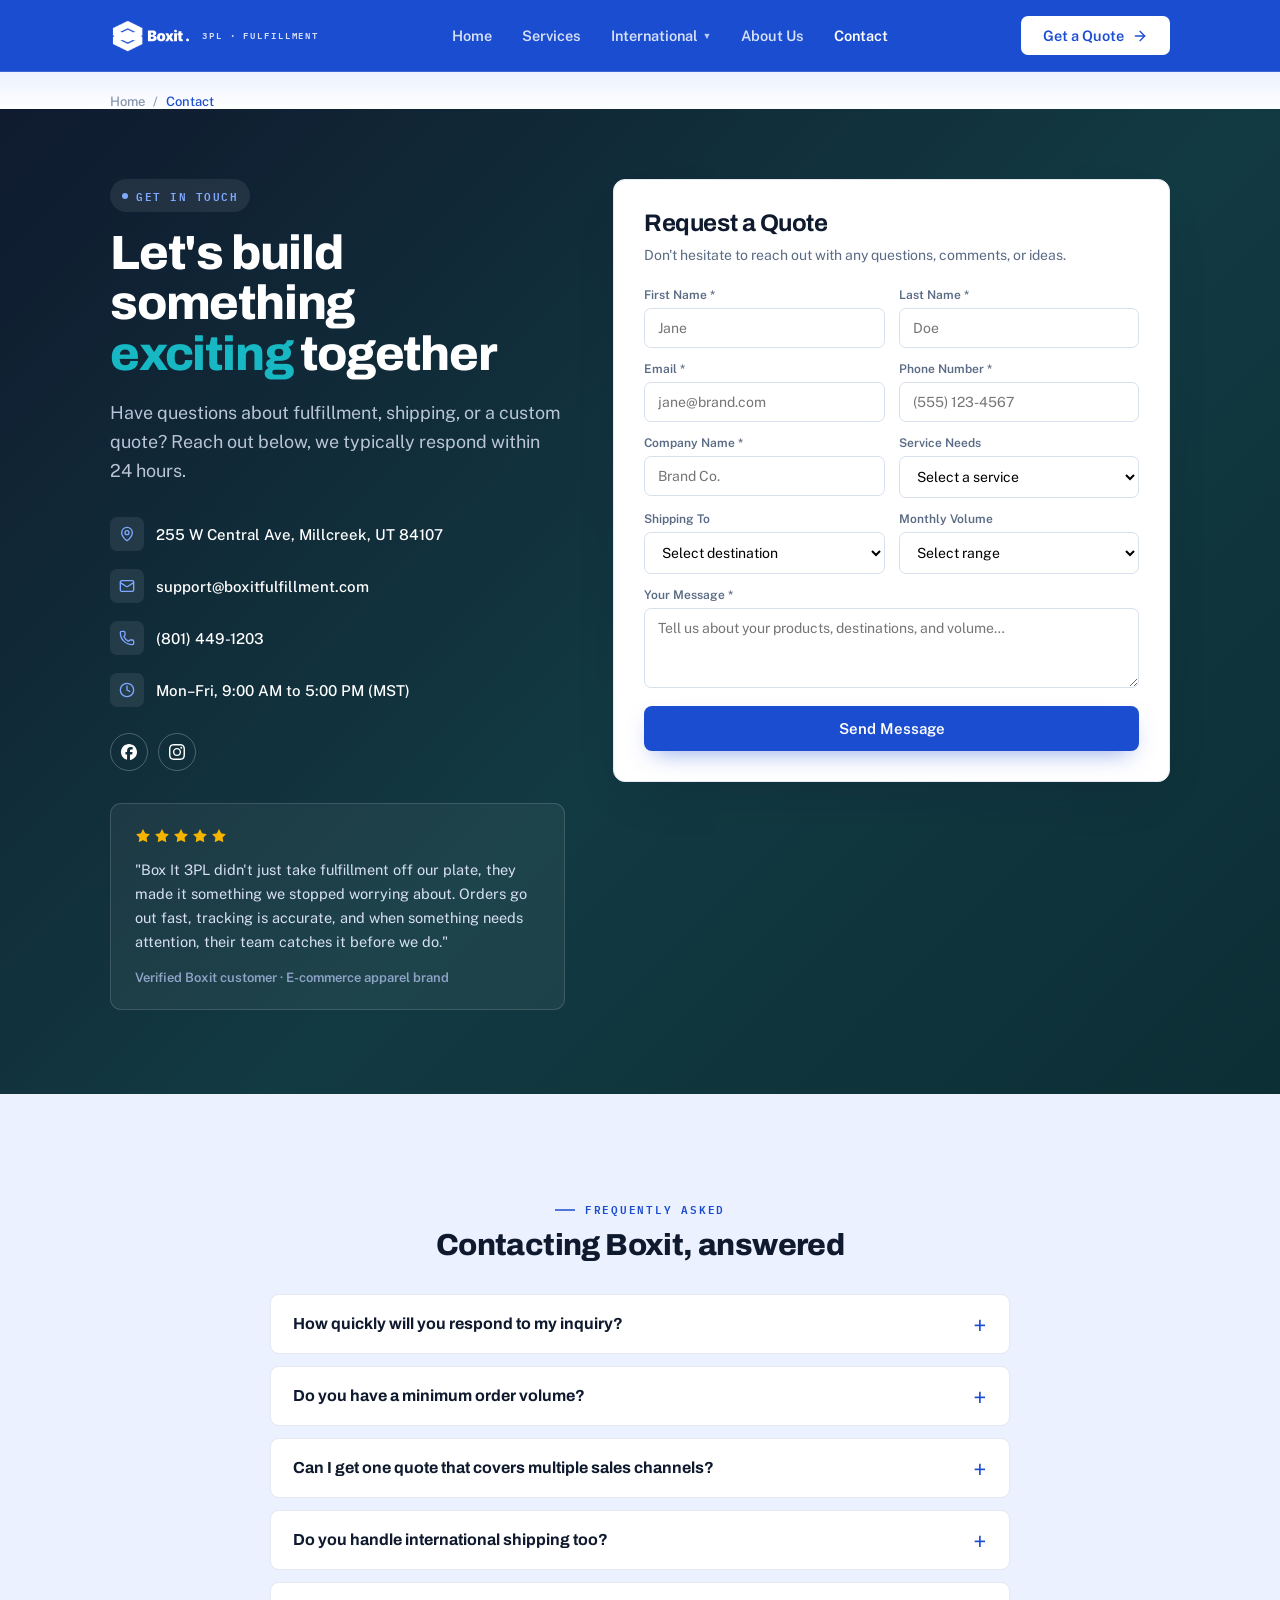
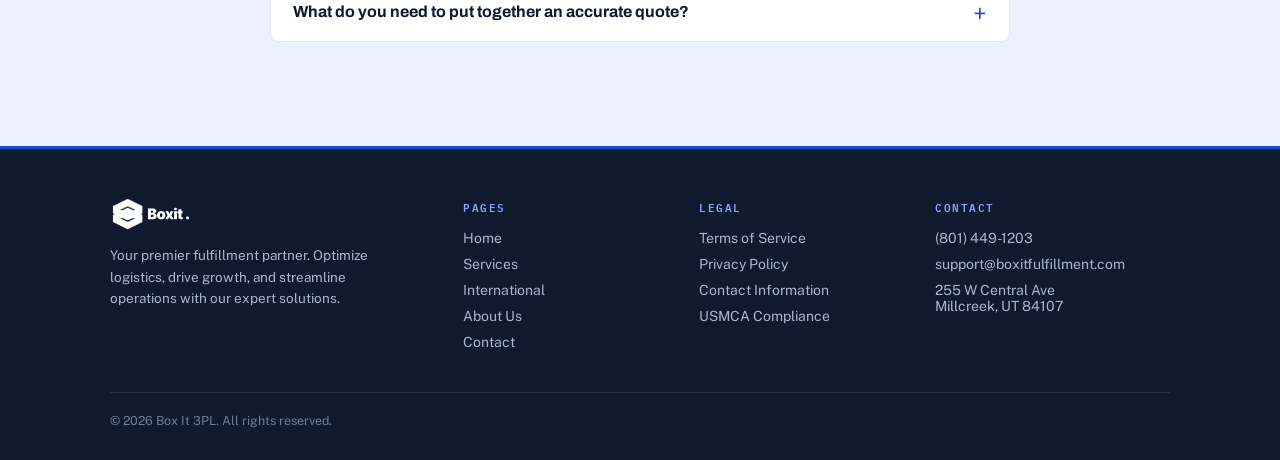
<file: contact.html>
<!DOCTYPE html>
<html lang="en">
<head>
<meta charset="UTF-8">
<meta name="viewport" content="width=device-width, initial-scale=1">
<title>Contact | Box It Fulfillment</title>
<meta name="description" content="Get in touch with Box It 3PL. Request a fulfillment quote, ask a question, or find our phone, email, and support hours.">
<link rel="icon" type="image/svg+xml" href="Assets/Logo's/Boxit Logo.svg">
<link rel="icon" type="image/png" href="Assets/Logo's/Boxit Logo.png">
<link rel="apple-touch-icon" href="Assets/Logo's/Boxit Logo.png">
<meta property="og:type" content="website">
<meta property="og:site_name" content="Box It Fulfillment">
<meta property="og:title" content="Contact | Box It Fulfillment">
<meta property="og:description" content="Get in touch with Box It 3PL. Request a fulfillment quote, ask a question, or find our phone, email, and support hours.">
<meta property="og:url" content="https://boxitfulfillment.com/contact.html">
<meta property="og:image" content="https://boxitfulfillment.com/Assets/imgi_14_E-CommerceFulfillmentBoxIT3PL.png">
<meta name="twitter:card" content="summary_large_image">
<meta name="twitter:title" content="Contact | Box It Fulfillment">
<meta name="twitter:description" content="Get in touch with Box It 3PL. Request a fulfillment quote, ask a question, or find our phone, email, and support hours.">
<meta name="twitter:image" content="https://boxitfulfillment.com/Assets/imgi_14_E-CommerceFulfillmentBoxIT3PL.png">
<link rel="preconnect" href="https://fonts.googleapis.com">
<link rel="preconnect" href="https://fonts.gstatic.com" crossorigin>
<link href="https://fonts.googleapis.com/css2?family=Archivo:wght@400;700;800&family=Public+Sans:wght@400;500;600&family=IBM+Plex+Mono:wght@500;600&display=swap" rel="stylesheet">
<link rel="stylesheet" href="styles.css">
</head>
<body>

<!-- ============ HEADER ============ -->
<header class="site">
  <div class="navbar">
    <button class="menu-toggle" type="button" aria-label="Open menu" aria-expanded="false" aria-controls="mainNav"><span class="menu-toggle-icon"><svg width="22" height="22" viewBox="0 0 24 24" fill="none" stroke="currentColor" stroke-width="2" stroke-linecap="round" stroke-linejoin="round"><path d="M4 5h16"/><path d="M4 12h16"/><path d="M4 19h16"/></svg></span></button>
    <a class="logo" href="index.html">
      <img src="Assets/Logo's/Horizonal_Logo.svg" alt="Box It 3PL" height="34">
      <span class="logo-sub">3PL · FULFILLMENT</span>
    </a>
    <nav class="main" id="mainNav">
      <a href="index.html">Home</a>
      <a href="services.html">Services</a>
      <div class="dropdown" id="intlDropdown">
        <button type="button">International <span class="caret">▼</span></button>
        <div class="dropdown-menu">
          <a href="canada.html"><span class="t">Shipping to Canada</span><span class="d">USMCA-ready, no surprise duties</span></a>
          <a href="uk.html"><span class="t">Shipping to the UK</span><span class="d">VAT &amp; customs handled for you</span></a>
          <a href="eu.html"><span class="t">Shipping to the EU</span><span class="d">IOSS &amp; cross-border compliance</span></a>
        </div>
      </div>
      <a href="about.html">About Us</a>
      <a href="contact.html" class="active">Contact</a>
    </nav>
    <button class="nav-cta" data-open-quote>Get a Quote<svg width="16" height="16" viewBox="0 0 24 24" fill="none" stroke="currentColor" stroke-width="2" stroke-linecap="round" stroke-linejoin="round"><path d="M5 12h14"/><path d="m12 5 7 7-7 7"/></svg></button>
  </div>
</header>

<!-- ============ BREADCRUMB ============ -->
<div class="breadcrumb"><div class="wrap"><a href="index.html">Home</a><span>/</span><span class="here">Contact</span></div></div>

<!-- ============ CONTACT HERO ============ -->
<section class="contact-hero">
  <div class="wrap quote-grid">
    <div>
      <span class="badge" style="background:rgba(255,255,255,.08);color:#7FA8FF"><span class="dot" style="background:#7FA8FF"></span>GET IN TOUCH</span>
      <h1 class="sm" style="margin-top:16px">Let's build something <span style="color:var(--teal)">exciting</span> together</h1>
      <p class="lede">Have questions about fulfillment, shipping, or a custom quote? Reach out below, we typically respond within 24 hours.</p>

      <div style="display:flex;flex-direction:column;gap:18px;margin-top:32px">
        <div class="contact-row"><span class="ci"><svg width="16" height="16" viewBox="0 0 24 24" fill="none" stroke="currentColor" stroke-width="2" stroke-linecap="round" stroke-linejoin="round"><path d="M20 10c0 4.993-5.539 10.193-7.399 11.799a1 1 0 0 1-1.202 0C9.539 20.193 4 14.993 4 10a8 8 0 0 1 16 0"/><circle cx="12" cy="10" r="3"/></svg></span><span>255 W Central Ave, Millcreek, UT 84107</span></div>
        <div class="contact-row"><span class="ci"><svg width="16" height="16" viewBox="0 0 24 24" fill="none" stroke="currentColor" stroke-width="2" stroke-linecap="round" stroke-linejoin="round"><path d="m22 7-8.991 5.727a2 2 0 0 1-2.009 0L2 7"/><rect x="2" y="4" width="20" height="16" rx="2"/></svg></span><a href="mailto:support@boxitfulfillment.com">support@boxitfulfillment.com</a></div>
        <div class="contact-row"><span class="ci"><svg width="16" height="16" viewBox="0 0 24 24" fill="none" stroke="currentColor" stroke-width="2" stroke-linecap="round" stroke-linejoin="round"><path d="M13.832 16.568a1 1 0 0 0 1.213-.303l.355-.465A2 2 0 0 1 17 15h3a2 2 0 0 1 2 2v3a2 2 0 0 1-2 2A18 18 0 0 1 2 4a2 2 0 0 1 2-2h3a2 2 0 0 1 2 2v3a2 2 0 0 1-.8 1.6l-.468.351a1 1 0 0 0-.292 1.233 14 14 0 0 0 6.392 6.384"/></svg></span><a href="tel:+18014491203">(801) 449-1203</a></div>
        <div class="contact-row"><span class="ci"><svg width="16" height="16" viewBox="0 0 24 24" fill="none" stroke="currentColor" stroke-width="2" stroke-linecap="round" stroke-linejoin="round"><circle cx="12" cy="12" r="10"/><path d="M12 6v6l4 2"/></svg></span><span>Mon&ndash;Fri, 9:00 AM to 5:00 PM (MST)</span></div>
      </div>

      <div class="social-row">
        <a class="social-ico" href="#" aria-label="Facebook"><svg width="16" height="16" viewBox="0 0 24 24" fill="currentColor"><path d="M9.101 23.691v-7.98H6.627v-3.667h2.474v-1.58c0-4.085 1.848-5.978 5.858-5.978.401 0 .955.042 1.468.103a8.68 8.68 0 0 1 1.141.195v3.325a8.623 8.623 0 0 0-.653-.036 26.805 26.805 0 0 0-.733-.009c-.707 0-1.259.096-1.675.309a1.686 1.686 0 0 0-.679.622c-.258.42-.374.995-.374 1.752v1.297h3.919l-.386 2.103-.287 1.564h-3.246v8.245C19.396 23.238 24 18.179 24 12.044c0-6.627-5.373-12-12-12s-12 5.373-12 12c0 5.628 3.874 10.35 9.101 11.647Z"/></svg></a>
        <a class="social-ico" href="#" aria-label="Instagram"><svg width="16" height="16" viewBox="0 0 24 24" fill="currentColor"><path d="M7.0301.084c-1.2768.0602-2.1487.264-2.911.5634-.7888.3075-1.4575.72-2.1228 1.3877-.6652.6677-1.075 1.3368-1.3802 2.127-.2954.7638-.4956 1.6365-.552 2.914-.0564 1.2775-.0689 1.6882-.0626 4.947.0062 3.2586.0206 3.6671.0825 4.9473.061 1.2765.264 2.1482.5635 2.9107.308.7889.72 1.4573 1.388 2.1228.6679.6655 1.3365 1.0743 2.1285 1.38.7632.295 1.6361.4961 2.9134.552 1.2773.056 1.6884.069 4.9462.0627 3.2578-.0062 3.668-.0207 4.9478-.0814 1.28-.0607 2.147-.2652 2.9098-.5633.7889-.3086 1.4578-.72 2.1228-1.3881.665-.6682 1.0745-1.3378 1.3795-2.1284.2957-.7632.4966-1.636.552-2.9124.056-1.2809.0692-1.6898.063-4.948-.0063-3.2583-.021-3.6668-.0817-4.9465-.0607-1.2797-.264-2.1487-.5633-2.9117-.3084-.7889-.72-1.4568-1.3876-2.1228C21.2982 1.33 20.628.9208 19.8378.6165 19.074.321 18.2017.1197 16.9244.0645 15.6471.0093 15.236-.005 11.977.0014 8.718.0076 8.31.0215 7.0301.0839m.1402 21.6932c-1.17-.0509-1.8053-.2453-2.2287-.408-.5606-.216-.96-.4771-1.3819-.895-.422-.4178-.6811-.8186-.9-1.378-.1644-.4234-.3624-1.058-.4171-2.228-.0595-1.2645-.072-1.6442-.079-4.848-.007-3.2037.0053-3.583.0607-4.848.05-1.169.2456-1.805.408-2.2282.216-.5613.4762-.96.895-1.3816.4188-.4217.8184-.6814 1.3783-.9003.423-.1651 1.0575-.3614 2.227-.4171 1.2655-.06 1.6447-.072 4.848-.079 3.2033-.007 3.5835.005 4.8495.0608 1.169.0508 1.8053.2445 2.228.408.5608.216.96.4754 1.3816.895.4217.4194.6816.8176.9005 1.3787.1653.4217.3617 1.056.4169 2.2263.0602 1.2655.0739 1.645.0796 4.848.0058 3.203-.0055 3.5834-.061 4.848-.051 1.17-.245 1.8055-.408 2.2294-.216.5604-.4763.96-.8954 1.3814-.419.4215-.8181.6811-1.3783.9-.4224.1649-1.0577.3617-2.2262.4174-1.2656.0595-1.6448.072-4.8493.079-3.2045.007-3.5825-.006-4.848-.0608M16.953 5.5864A1.44 1.44 0 1 0 18.39 4.144a1.44 1.44 0 0 0-1.437 1.4424M5.8385 12.012c.0067 3.4032 2.7706 6.1557 6.173 6.1493 3.4026-.0065 6.157-2.7701 6.1506-6.1733-.0065-3.4032-2.771-6.1565-6.174-6.1498-3.403.0067-6.156 2.771-6.1496 6.1738M8 12.0077a4 4 0 1 1 4.008 3.9921A3.9996 3.9996 0 0 1 8 12.0077"/></svg></a>
      </div>

      <div class="testimonial-card">
        <div class="stars">
          <svg width="16" height="16" viewBox="0 0 24 24" fill="currentColor"><path d="M11.525 2.295a.53.53 0 0 1 .95 0l2.31 4.679a2.123 2.123 0 0 0 1.595 1.16l5.166.756a.53.53 0 0 1 .294.904l-3.736 3.638a2.123 2.123 0 0 0-.611 1.878l.882 5.14a.53.53 0 0 1-.771.56l-4.618-2.428a2.122 2.122 0 0 0-1.973 0L6.396 21.01a.53.53 0 0 1-.77-.56l.881-5.139a2.122 2.122 0 0 0-.611-1.879L2.16 9.795a.53.53 0 0 1 .294-.906l5.165-.755a2.122 2.122 0 0 0 1.597-1.16z"/></svg>
          <svg width="16" height="16" viewBox="0 0 24 24" fill="currentColor"><path d="M11.525 2.295a.53.53 0 0 1 .95 0l2.31 4.679a2.123 2.123 0 0 0 1.595 1.16l5.166.756a.53.53 0 0 1 .294.904l-3.736 3.638a2.123 2.123 0 0 0-.611 1.878l.882 5.14a.53.53 0 0 1-.771.56l-4.618-2.428a2.122 2.122 0 0 0-1.973 0L6.396 21.01a.53.53 0 0 1-.77-.56l.881-5.139a2.122 2.122 0 0 0-.611-1.879L2.16 9.795a.53.53 0 0 1 .294-.906l5.165-.755a2.122 2.122 0 0 0 1.597-1.16z"/></svg>
          <svg width="16" height="16" viewBox="0 0 24 24" fill="currentColor"><path d="M11.525 2.295a.53.53 0 0 1 .95 0l2.31 4.679a2.123 2.123 0 0 0 1.595 1.16l5.166.756a.53.53 0 0 1 .294.904l-3.736 3.638a2.123 2.123 0 0 0-.611 1.878l.882 5.14a.53.53 0 0 1-.771.56l-4.618-2.428a2.122 2.122 0 0 0-1.973 0L6.396 21.01a.53.53 0 0 1-.77-.56l.881-5.139a2.122 2.122 0 0 0-.611-1.879L2.16 9.795a.53.53 0 0 1 .294-.906l5.165-.755a2.122 2.122 0 0 0 1.597-1.16z"/></svg>
          <svg width="16" height="16" viewBox="0 0 24 24" fill="currentColor"><path d="M11.525 2.295a.53.53 0 0 1 .95 0l2.31 4.679a2.123 2.123 0 0 0 1.595 1.16l5.166.756a.53.53 0 0 1 .294.904l-3.736 3.638a2.123 2.123 0 0 0-.611 1.878l.882 5.14a.53.53 0 0 1-.771.56l-4.618-2.428a2.122 2.122 0 0 0-1.973 0L6.396 21.01a.53.53 0 0 1-.77-.56l.881-5.139a2.122 2.122 0 0 0-.611-1.879L2.16 9.795a.53.53 0 0 1 .294-.906l5.165-.755a2.122 2.122 0 0 0 1.597-1.16z"/></svg>
          <svg width="16" height="16" viewBox="0 0 24 24" fill="currentColor"><path d="M11.525 2.295a.53.53 0 0 1 .95 0l2.31 4.679a2.123 2.123 0 0 0 1.595 1.16l5.166.756a.53.53 0 0 1 .294.904l-3.736 3.638a2.123 2.123 0 0 0-.611 1.878l.882 5.14a.53.53 0 0 1-.771.56l-4.618-2.428a2.122 2.122 0 0 0-1.973 0L6.396 21.01a.53.53 0 0 1-.77-.56l.881-5.139a2.122 2.122 0 0 0-.611-1.879L2.16 9.795a.53.53 0 0 1 .294-.906l5.165-.755a2.122 2.122 0 0 0 1.597-1.16z"/></svg>
        </div>
        <p>"Box It 3PL didn't just take fulfillment off our plate, they made it something we stopped worrying about. Orders go out fast, tracking is accurate, and when something needs attention, their team catches it before we do."</p>
        <div class="who">Verified Boxit customer &middot; E-commerce apparel brand</div>
      </div>
    </div>

    <div class="formcard">
      <h2>Request a Quote</h2>
      <p>Don't hesitate to reach out with any questions, comments, or ideas.</p>
      <form data-formspree data-form-name="Contact page">
        <div class="fgrid">
          <div class="field"><label>First Name *</label><input name="First Name" required placeholder="Jane"></div>
          <div class="field"><label>Last Name *</label><input name="Last Name" required placeholder="Doe"></div>
          <div class="field"><label>Email *</label><input name="Email" required placeholder="jane@brand.com" type="email"></div>
          <div class="field"><label>Phone Number *</label><input name="Phone Number" required placeholder="(555) 123-4567" type="tel"></div>
          <div class="field"><label>Company Name *</label><input name="Company Name" required placeholder="Brand Co."></div>
          <div class="field"><label>Service Needs</label><select name="Service Needs"><option value="">Select a service</option><option>Fulfillment Services</option><option>Warehousing</option><option>Shipping Solutions</option><option>Inventory Management</option><option>Returns Processing</option><option>International Shipping</option></select></div>
        </div>
        <div class="fgrid" style="margin-top:14px">
          <div class="field"><label>Shipping To</label><select name="Shipping To"><option value="">Select destination</option><option>United States (domestic)</option><option>Canada</option><option>United Kingdom</option><option>European Union</option><option>Multiple / not sure</option></select></div>
          <div class="field"><label>Monthly Volume</label><select name="Monthly Volume"><option value="">Select range</option><option>1–50 orders</option><option>51–200 orders</option><option>201–500 orders</option><option>501–1000 orders</option><option>1000+ orders</option></select></div>
        </div>
        <div class="field full"><label>Your Message *</label><textarea name="Message" required placeholder="Tell us about your products, destinations, and volume…"></textarea></div>
        <button class="btn btn-primary" style="width:100%;margin-top:18px">Send Message</button>
      </form>
    </div>
  </div>
</section>

<!-- ============ FAQ ============ -->
<section class="block why" id="faq">
  <div class="wrap faq">
    <div class="faq-head">
      <div class="eyebrow">FREQUENTLY ASKED</div>
      <h2 class="sm">Contacting Boxit, answered</h2>
    </div>
    <div class="faq-list">
      <details class="faq-item reveal"><summary class="faq-q"><span>How quickly will you respond to my inquiry?</span><span class="sign">+</span></summary><p class="faq-a">We typically respond within 24 hours, often sooner during business hours (Mon&ndash;Fri, 9 AM to 5 PM MST).</p></details>
      <details class="faq-item reveal"><summary class="faq-q"><span>Do you have a minimum order volume?</span><span class="sign">+</span></summary><p class="faq-a">No strict minimum. We work with brands shipping a handful of orders a month up to several thousand.</p></details>
      <details class="faq-item reveal"><summary class="faq-q"><span>Can I get one quote that covers multiple sales channels?</span><span class="sign">+</span></summary><p class="faq-a">Yes. Tell us every platform you sell on (Shopify, Amazon, eBay, and others) and we'll build a single quote that covers all of them.</p></details>
      <details class="faq-item reveal"><summary class="faq-q"><span>Do you handle international shipping too?</span><span class="sign">+</span></summary><p class="faq-a">Yes, we ship to Canada, the UK, and the EU with duties and customs handled for you. See our International pages for details.</p></details>
      <details class="faq-item reveal"><summary class="faq-q"><span>What do you need to put together an accurate quote?</span><span class="sign">+</span></summary><p class="faq-a">Your average monthly order volume, typical product dimensions and weight, and the platforms you sell on. The form above covers the basics, and we'll follow up if we need more.</p></details>
    </div>
  </div>
</section>

<!-- ============ FOOTER ============ -->
<footer class="site">
  <div class="wrap fgrid4">
    <div>
      <div class="logo"><img src="Assets/Logo's/Horizonal_Logo.svg" alt="Box It 3PL" height="34"></div>
      <p style="font:400 13.5px/1.6 'Public Sans';color:#A9B6CE;margin-top:14px;max-width:270px">Your premier fulfillment partner. Optimize logistics, drive growth, and streamline operations with our expert solutions.</p>
    </div>
    <div class="fcol"><div class="fhead">PAGES</div><a href="index.html">Home</a><a href="services.html">Services</a><a href="canada.html">International</a><a href="about.html">About Us</a><a href="contact.html">Contact</a></div>
    <div class="fcol"><div class="fhead">LEGAL</div><a href="#">Terms of Service</a><a href="#">Privacy Policy</a><a href="contact.html">Contact Information</a><a href="usmca.html">USMCA Compliance</a></div>
    <div class="fcol"><div class="fhead">CONTACT</div><span>(801) 449-1203</span><span>support@boxitfulfillment.com</span><span>255 W Central Ave<br>Millcreek, UT 84107</span></div>
  </div>
  <div class="wrap"><div class="copyright">© 2026 Box It 3PL. All rights reserved.</div></div>
</footer>

<!-- ============ QUOTE MODAL ============ -->
<div class="modal-overlay" id="quoteModal">
  <div class="modal">
    <div class="modal-head">
      <div class="eyebrow" style="color:#CDD9F7">GET A QUOTE</div>
      <h3>Tell us about your business</h3>
      <p>We'll get back to you within 24 hours.</p>
      <button class="modal-close" data-close-quote aria-label="Close">×</button>
    </div>
    <form class="modal-body" data-formspree data-form-name="Quote popup">
      <div class="fgrid">
        <div class="field"><label>First Name *</label><input name="First Name" required placeholder="Jane"></div>
        <div class="field"><label>Last Name *</label><input name="Last Name" required placeholder="Doe"></div>
        <div class="field"><label>Email *</label><input name="Email" required placeholder="jane@brand.com" type="email"></div>
        <div class="field"><label>Company *</label><input name="Company" required placeholder="Brand Co."></div>
        <div class="field"><label>Service Needs</label><select name="Service Needs"><option value="">Select a service</option><option>Fulfillment Services</option><option>Warehousing</option><option>Shipping Solutions</option><option>Inventory Management</option><option>Returns Processing</option><option>International Shipping</option></select></div>
        <div class="field"><label>Shipping To</label><select name="Shipping To"><option value="">Select destination</option><option>United States (domestic)</option><option>Canada</option><option>United Kingdom</option><option>European Union</option><option>Multiple / not sure</option></select></div>
      </div>
      <div class="field full"><label>Monthly Volume</label><select name="Monthly Volume"><option value="">Select range</option><option>1–50 orders</option><option>51–200 orders</option><option>201–500 orders</option><option>501–1000 orders</option><option>1000+ orders</option></select></div>
      <div class="field full"><label>Message</label><textarea name="Message" placeholder="Tell us about your products, destinations, and volume…"></textarea></div>
      <button class="btn btn-primary" style="width:100%;margin-top:18px">Send Message</button>
    </form>
  </div>
</div>

<script src="app.js"></script>
</body>
</html>
</file>
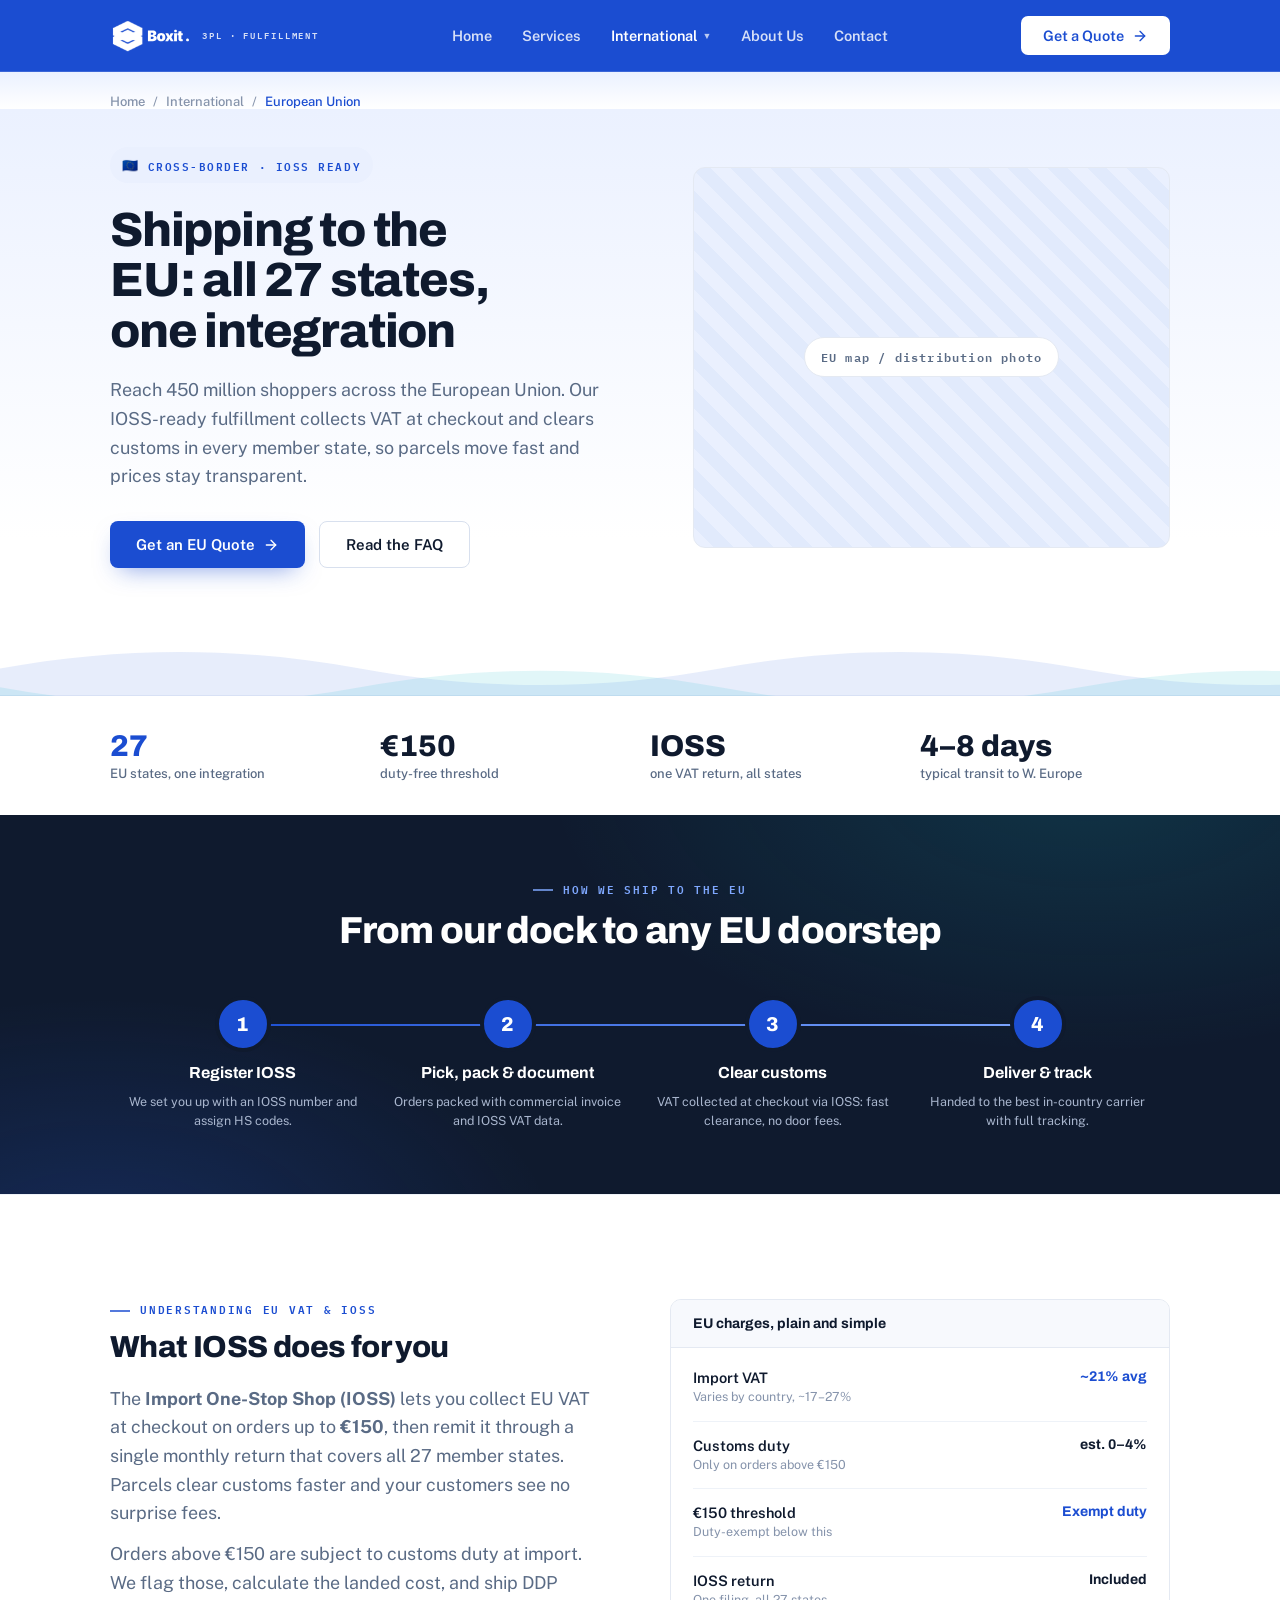
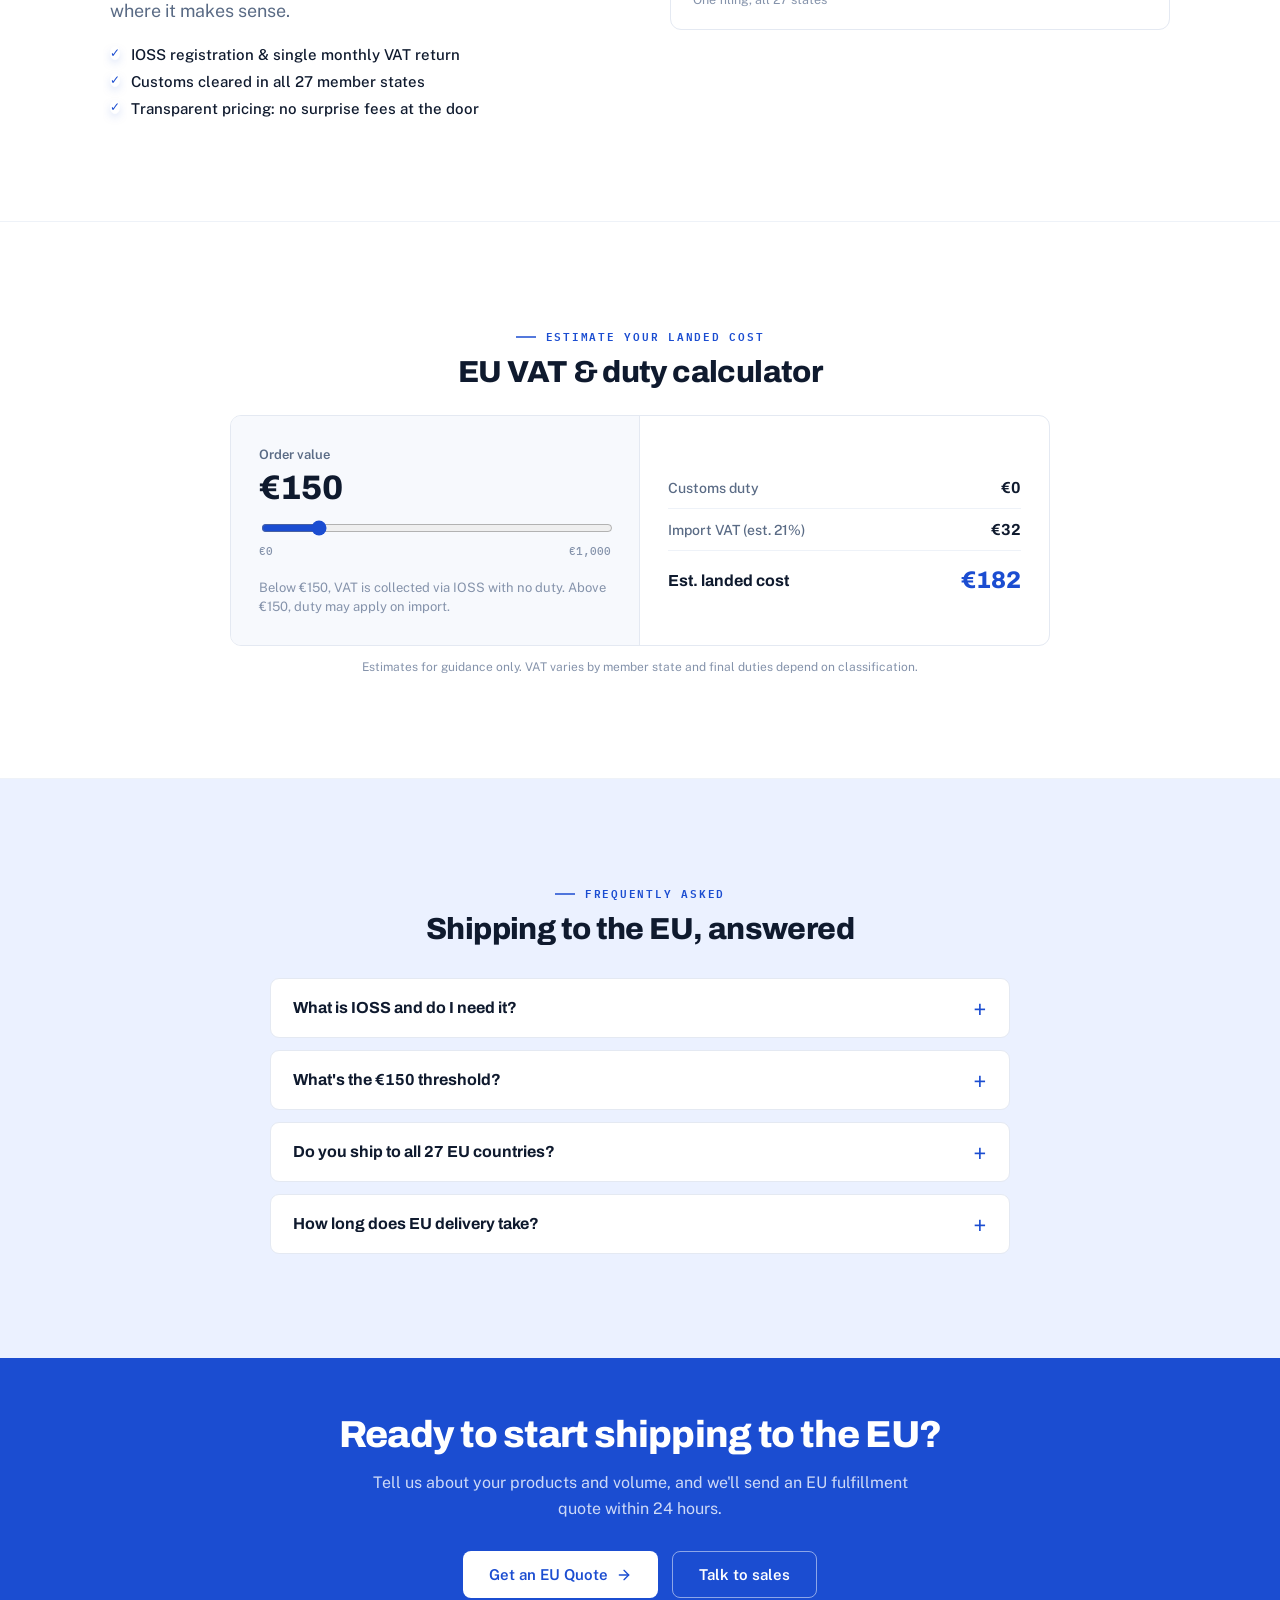
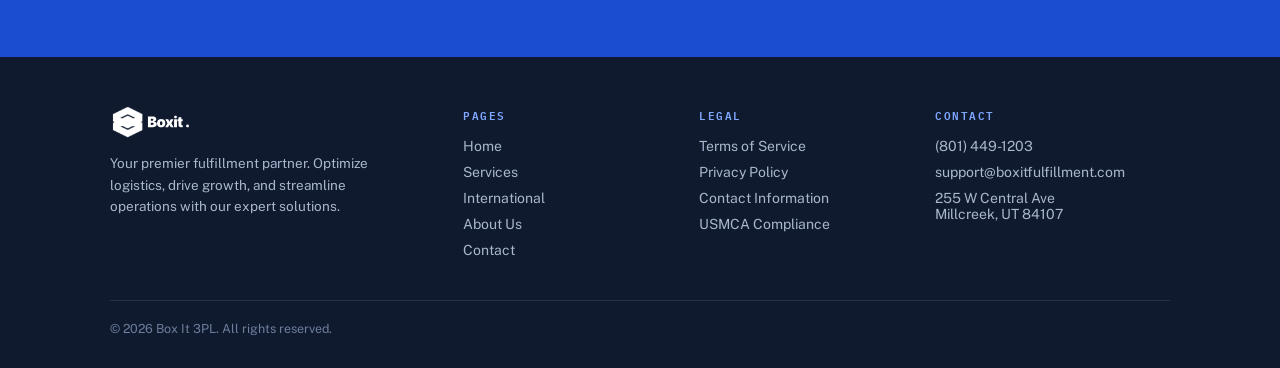
<file: eu.html>
<!DOCTYPE html>
<html lang="en">
<head>
<meta charset="UTF-8">
<meta name="viewport" content="width=device-width, initial-scale=1">
<title>Shipping to the EU | Box It Fulfillment</title>
<meta name="description" content="IOSS-ready fulfillment to all 27 EU states. The €150 threshold explained, VAT collected at checkout, customs cleared. EU VAT &amp; duty calculator and FAQ.">
<link rel="icon" type="image/svg+xml" href="Assets/Logo's/Boxit Logo.svg">
<link rel="icon" type="image/png" href="Assets/Logo's/Boxit Logo.png">
<link rel="apple-touch-icon" href="Assets/Logo's/Boxit Logo.png">
<meta property="og:type" content="website">
<meta property="og:site_name" content="Box It Fulfillment">
<meta property="og:title" content="Shipping to the EU | Box It Fulfillment">
<meta property="og:description" content="IOSS-ready fulfillment to all 27 EU states. The €150 threshold explained, VAT collected at checkout, customs cleared. EU VAT &amp; duty calculator and FAQ.">
<meta property="og:url" content="https://boxitfulfillment.com/eu.html">
<meta property="og:image" content="https://boxitfulfillment.com/Assets/imgi_14_E-CommerceFulfillmentBoxIT3PL.png">
<meta name="twitter:card" content="summary_large_image">
<meta name="twitter:title" content="Shipping to the EU | Box It Fulfillment">
<meta name="twitter:description" content="IOSS-ready fulfillment to all 27 EU states. The €150 threshold explained, VAT collected at checkout, customs cleared. EU VAT &amp; duty calculator and FAQ.">
<meta name="twitter:image" content="https://boxitfulfillment.com/Assets/imgi_14_E-CommerceFulfillmentBoxIT3PL.png">
<link rel="preconnect" href="https://fonts.googleapis.com">
<link rel="preconnect" href="https://fonts.gstatic.com" crossorigin>
<link href="https://fonts.googleapis.com/css2?family=Archivo:wght@400;700;800&family=Public+Sans:wght@400;500;600&family=IBM+Plex+Mono:wght@500;600&display=swap" rel="stylesheet">
<link rel="stylesheet" href="styles.css">
</head>
<body>

<!-- ============ HEADER ============ -->
<header class="site">
  <div class="navbar">
    <button class="menu-toggle" type="button" aria-label="Open menu" aria-expanded="false" aria-controls="mainNav"><span class="menu-toggle-icon"><svg width="22" height="22" viewBox="0 0 24 24" fill="none" stroke="currentColor" stroke-width="2" stroke-linecap="round" stroke-linejoin="round"><path d="M4 5h16"/><path d="M4 12h16"/><path d="M4 19h16"/></svg></span></button>
    <a class="logo" href="index.html">
      <img src="Assets/Logo's/Horizonal_Logo.svg" alt="Box It 3PL" height="34">
      <span class="logo-sub">3PL · FULFILLMENT</span>
    </a>
    <nav class="main" id="mainNav">
      <a href="index.html">Home</a>
      <a href="services.html">Services</a>
      <div class="dropdown active" id="intlDropdown">
        <button type="button">International <span class="caret">▼</span></button>
        <div class="dropdown-menu">
          <a href="canada.html"><span class="t">Shipping to Canada</span><span class="d">USMCA-ready, no surprise duties</span></a>
          <a href="uk.html"><span class="t">Shipping to the UK</span><span class="d">VAT &amp; customs handled for you</span></a>
          <a href="eu.html" class="active"><span class="t">Shipping to the EU</span><span class="d">IOSS &amp; cross-border compliance</span></a>
        </div>
      </div>
      <a href="about.html">About Us</a>
      <a href="contact.html">Contact</a>
    </nav>
    <button class="nav-cta" data-open-quote>Get a Quote<svg width="16" height="16" viewBox="0 0 24 24" fill="none" stroke="currentColor" stroke-width="2" stroke-linecap="round" stroke-linejoin="round"><path d="M5 12h14"/><path d="m12 5 7 7-7 7"/></svg></button>
  </div>
</header>

<!-- ============ BREADCRUMB + HERO ============ -->
<div class="breadcrumb"><div class="wrap"><a href="index.html">Home</a><span>/</span><a href="eu.html">International</a><span>/</span><span class="here">European Union</span></div></div>
<section class="hero compact">
  <div class="wrap hero-grid">
    <div>
      <span class="badge"><span style="font-size:13px">🇪🇺</span>CROSS-BORDER · IOSS READY</span>
      <h1 class="sm">Shipping to the EU: all 27 states, one integration</h1>
      <p class="lede">Reach 450 million shoppers across the European Union. Our IOSS-ready fulfillment collects VAT at checkout and clears customs in every member state, so parcels move fast and prices stay transparent.</p>
      <div class="hero-actions">
        <button class="btn btn-primary" data-open-quote>Get an EU Quote<svg width="16" height="16" viewBox="0 0 24 24" fill="none" stroke="currentColor" stroke-width="2" stroke-linecap="round" stroke-linejoin="round"><path d="M5 12h14"/><path d="m12 5 7 7-7 7"/></svg></button>
        <a class="btn btn-ghost" href="#faq">Read the FAQ</a>
      </div>
    </div>
    <div class="placeholder" style="aspect-ratio:5/4"><span class="tag">EU map / distribution photo</span></div>
  </div>
</section>

<div class="wave-divider" aria-hidden="true">
  <div class="wave-layer wave-layer-1" data-parallax="0.06"></div>
  <div class="wave-layer wave-layer-2" data-parallax="0.12"></div>
</div>

<!-- ============ KEY STATS ============ -->
<section class="slim">
  <div class="wrap keystats">
    <div class="reveal"><div class="n blue">27</div><div class="l">EU states, one integration</div></div>
    <div class="reveal"><div class="n">€150</div><div class="l">duty-free threshold</div></div>
    <div class="reveal"><div class="n">IOSS</div><div class="l">one VAT return, all states</div></div>
    <div class="reveal"><div class="n">4–8 days</div><div class="l">typical transit to W. Europe</div></div>
  </div>
</section>

<!-- ============ HOW IT WORKS ============ -->
<section class="process">
  <div class="wrap">
    <div class="process-head">
      <div class="eyebrow">HOW WE SHIP TO THE EU</div>
      <h2>From our dock to any EU doorstep</h2>
    </div>
    <div class="steps s4">
      <div class="rail"></div>
      <div class="step reveal"><div class="num">1</div><h4>Register IOSS</h4><p>We set you up with an IOSS number and assign HS codes.</p></div>
      <div class="step reveal"><div class="num">2</div><h4>Pick, pack &amp; document</h4><p>Orders packed with commercial invoice and IOSS VAT data.</p></div>
      <div class="step reveal"><div class="num">3</div><h4>Clear customs</h4><p>VAT collected at checkout via IOSS: fast clearance, no door fees.</p></div>
      <div class="step reveal"><div class="num">4</div><h4>Deliver &amp; track</h4><p>Handed to the best in-country carrier with full tracking.</p></div>
    </div>
  </div>
</section>

<!-- ============ EDUCATIONAL ============ -->
<section class="block">
  <div class="wrap two top">
    <div>
      <div class="eyebrow">UNDERSTANDING EU VAT &amp; IOSS</div>
      <h2 class="sm" style="margin-top:12px">What IOSS does for you</h2>
      <p class="lede">The <strong>Import One-Stop Shop (IOSS)</strong> lets you collect EU VAT at checkout on orders up to <strong>€150</strong>, then remit it through a single monthly return that covers all 27 member states. Parcels clear customs faster and your customers see no surprise fees.</p>
      <p class="lede" style="margin-top:12px">Orders above €150 are subject to customs duty at import. We flag those, calculate the landed cost, and ship DDP where it makes sense.</p>
      <div style="display:flex;flex-direction:column;gap:10px;margin-top:20px">
        <div class="check text"><span class="i">✓</span>IOSS registration &amp; single monthly VAT return</div>
        <div class="check text"><span class="i">✓</span>Customs cleared in all 27 member states</div>
        <div class="check text"><span class="i">✓</span>Transparent pricing: no surprise fees at the door</div>
      </div>
    </div>
    <div class="table-card">
      <div class="th">EU charges, plain and simple</div>
      <div class="rows">
        <div class="trow"><div><div class="lbl">Import VAT</div><div class="sub">Varies by country, ~17–27%</div></div><div class="val blue">~21% avg</div></div>
        <div class="trow"><div><div class="lbl">Customs duty</div><div class="sub">Only on orders above €150</div></div><div class="val">est. 0–4%</div></div>
        <div class="trow"><div><div class="lbl">€150 threshold</div><div class="sub">Duty-exempt below this</div></div><div class="val blue">Exempt duty</div></div>
        <div class="trow"><div><div class="lbl">IOSS return</div><div class="sub">One filing, all 27 states</div></div><div class="val">Included</div></div>
      </div>
    </div>
  </div>
</section>

<!-- ============ DUTY CALCULATOR ============ -->
<section class="block">
  <div class="wrap calc" data-calc="eu">
    <div class="calc-head">
      <div class="eyebrow">ESTIMATE YOUR LANDED COST</div>
      <h2 class="sm">EU VAT &amp; duty calculator</h2>
    </div>
    <div class="calc-grid">
      <div class="calc-input">
        <label>Order value</label>
        <div class="calc-value" data-calc-value>€150</div>
        <input type="range" min="0" max="1000" step="5" value="150" data-calc-range>
        <div class="range-legend"><span>€0</span><span>€1,000</span></div>
        <p class="calc-note">Below €150, VAT is collected via IOSS with no duty. Above €150, duty may apply on import.</p>
      </div>
      <div class="calc-out">
        <div class="calc-line"><span class="k">Customs duty</span><span class="v" data-calc-duty>€0</span></div>
        <div class="calc-line"><span class="k">Import VAT (est. 21%)</span><span class="v" data-calc-tax>€32</span></div>
        <div class="calc-total"><span class="k">Est. landed cost</span><span class="v" data-calc-total>€182</span></div>
      </div>
    </div>
    <p class="disclaimer">Estimates for guidance only. VAT varies by member state and final duties depend on classification.</p>
  </div>
</section>

<!-- ============ FAQ ============ -->
<section class="block why" id="faq">
  <div class="wrap faq">
    <div class="faq-head">
      <div class="eyebrow">FREQUENTLY ASKED</div>
      <h2 class="sm">Shipping to the EU, answered</h2>
    </div>
    <div class="faq-list">
      <details class="faq-item reveal"><summary class="faq-q"><span>What is IOSS and do I need it?</span><span class="sign">+</span></summary><p class="faq-a">The Import One-Stop Shop (IOSS) lets you collect EU VAT at checkout for orders up to €150, so parcels clear customs faster with no surprise fees. We can ship under your IOSS number.</p></details>
      <details class="faq-item reveal"><summary class="faq-q"><span>What's the €150 threshold?</span><span class="sign">+</span></summary><p class="faq-a">Consignments valued at €150 or less are exempt from customs duty (VAT still applies via IOSS). Above €150, duty is assessed at import.</p></details>
      <details class="faq-item reveal"><summary class="faq-q"><span>Do you ship to all 27 EU countries?</span><span class="sign">+</span></summary><p class="faq-a">Yes. We handle cross-border VAT and customs across all EU member states from a single integration.</p></details>
      <details class="faq-item reveal"><summary class="faq-q"><span>How long does EU delivery take?</span><span class="sign">+</span></summary><p class="faq-a">Most Western European metros see 4–8 business days once an order leaves our dock, with tracking.</p></details>
    </div>
  </div>
</section>

<!-- ============ CTA ============ -->
<section class="cta-band">
  <div class="wrap">
    <h2>Ready to start shipping to the EU?</h2>
    <p>Tell us about your products and volume, and we'll send an EU fulfillment quote within 24 hours.</p>
    <div class="hero-actions">
      <button class="btn btn-white" data-open-quote>Get an EU Quote<svg width="16" height="16" viewBox="0 0 24 24" fill="none" stroke="currentColor" stroke-width="2" stroke-linecap="round" stroke-linejoin="round"><path d="M5 12h14"/><path d="m12 5 7 7-7 7"/></svg></button>
      <a class="btn btn-outline-white" href="contact.html">Talk to sales</a>
    </div>
  </div>
</section>

<!-- ============ FOOTER ============ -->
<footer class="site">
  <div class="wrap fgrid4">
    <div>
      <div class="logo"><img src="Assets/Logo's/Horizonal_Logo.svg" alt="Box It 3PL" height="34"></div>
      <p style="font:400 13.5px/1.6 'Public Sans';color:#A9B6CE;margin-top:14px;max-width:270px">Your premier fulfillment partner. Optimize logistics, drive growth, and streamline operations with our expert solutions.</p>
    </div>
    <div class="fcol"><div class="fhead">PAGES</div><a href="index.html">Home</a><a href="services.html">Services</a><a href="canada.html">International</a><a href="about.html">About Us</a><a href="contact.html">Contact</a></div>
    <div class="fcol"><div class="fhead">LEGAL</div><a href="#">Terms of Service</a><a href="#">Privacy Policy</a><a href="contact.html">Contact Information</a><a href="usmca.html">USMCA Compliance</a></div>
    <div class="fcol"><div class="fhead">CONTACT</div><span>(801) 449-1203</span><span>support@boxitfulfillment.com</span><span>255 W Central Ave<br>Millcreek, UT 84107</span></div>
  </div>
  <div class="wrap"><div class="copyright">© 2026 Box It 3PL. All rights reserved.</div></div>
</footer>

<!-- ============ QUOTE MODAL ============ -->
<div class="modal-overlay" id="quoteModal">
  <div class="modal">
    <div class="modal-head">
      <div class="eyebrow" style="color:#CDD9F7">GET A QUOTE</div>
      <h3>Tell us about your business</h3>
      <p>We'll get back to you within 24 hours.</p>
      <button class="modal-close" data-close-quote aria-label="Close">×</button>
    </div>
    <form class="modal-body" data-formspree data-form-name="Quote popup">
      <div class="fgrid">
        <div class="field"><label>First Name *</label><input name="First Name" required placeholder="Jane"></div>
        <div class="field"><label>Last Name *</label><input name="Last Name" required placeholder="Doe"></div>
        <div class="field"><label>Email *</label><input name="Email" required placeholder="jane@brand.com" type="email"></div>
        <div class="field"><label>Company *</label><input name="Company" required placeholder="Brand Co."></div>
        <div class="field"><label>Service Needs</label><select name="Service Needs"><option value="">Select a service</option><option>Fulfillment Services</option><option>Warehousing</option><option>Shipping Solutions</option><option>Inventory Management</option><option>Returns Processing</option><option>International Shipping</option></select></div>
        <div class="field"><label>Shipping To</label><select name="Shipping To"><option value="">Select destination</option><option>United States (domestic)</option><option>Canada</option><option>United Kingdom</option><option selected>European Union</option><option>Multiple / not sure</option></select></div>
      </div>
      <div class="field full"><label>Monthly Volume</label><select name="Monthly Volume"><option value="">Select range</option><option>1–50 orders</option><option>51–200 orders</option><option>201–500 orders</option><option>501–1000 orders</option><option>1000+ orders</option></select></div>
      <div class="field full"><label>Message</label><textarea name="Message" placeholder="Tell us about your products, destinations, and volume…"></textarea></div>
      <button class="btn btn-primary" style="width:100%;margin-top:18px">Send Message</button>
    </form>
  </div>
</div>

<script src="app.js"></script>
</body>
</html>
</file>
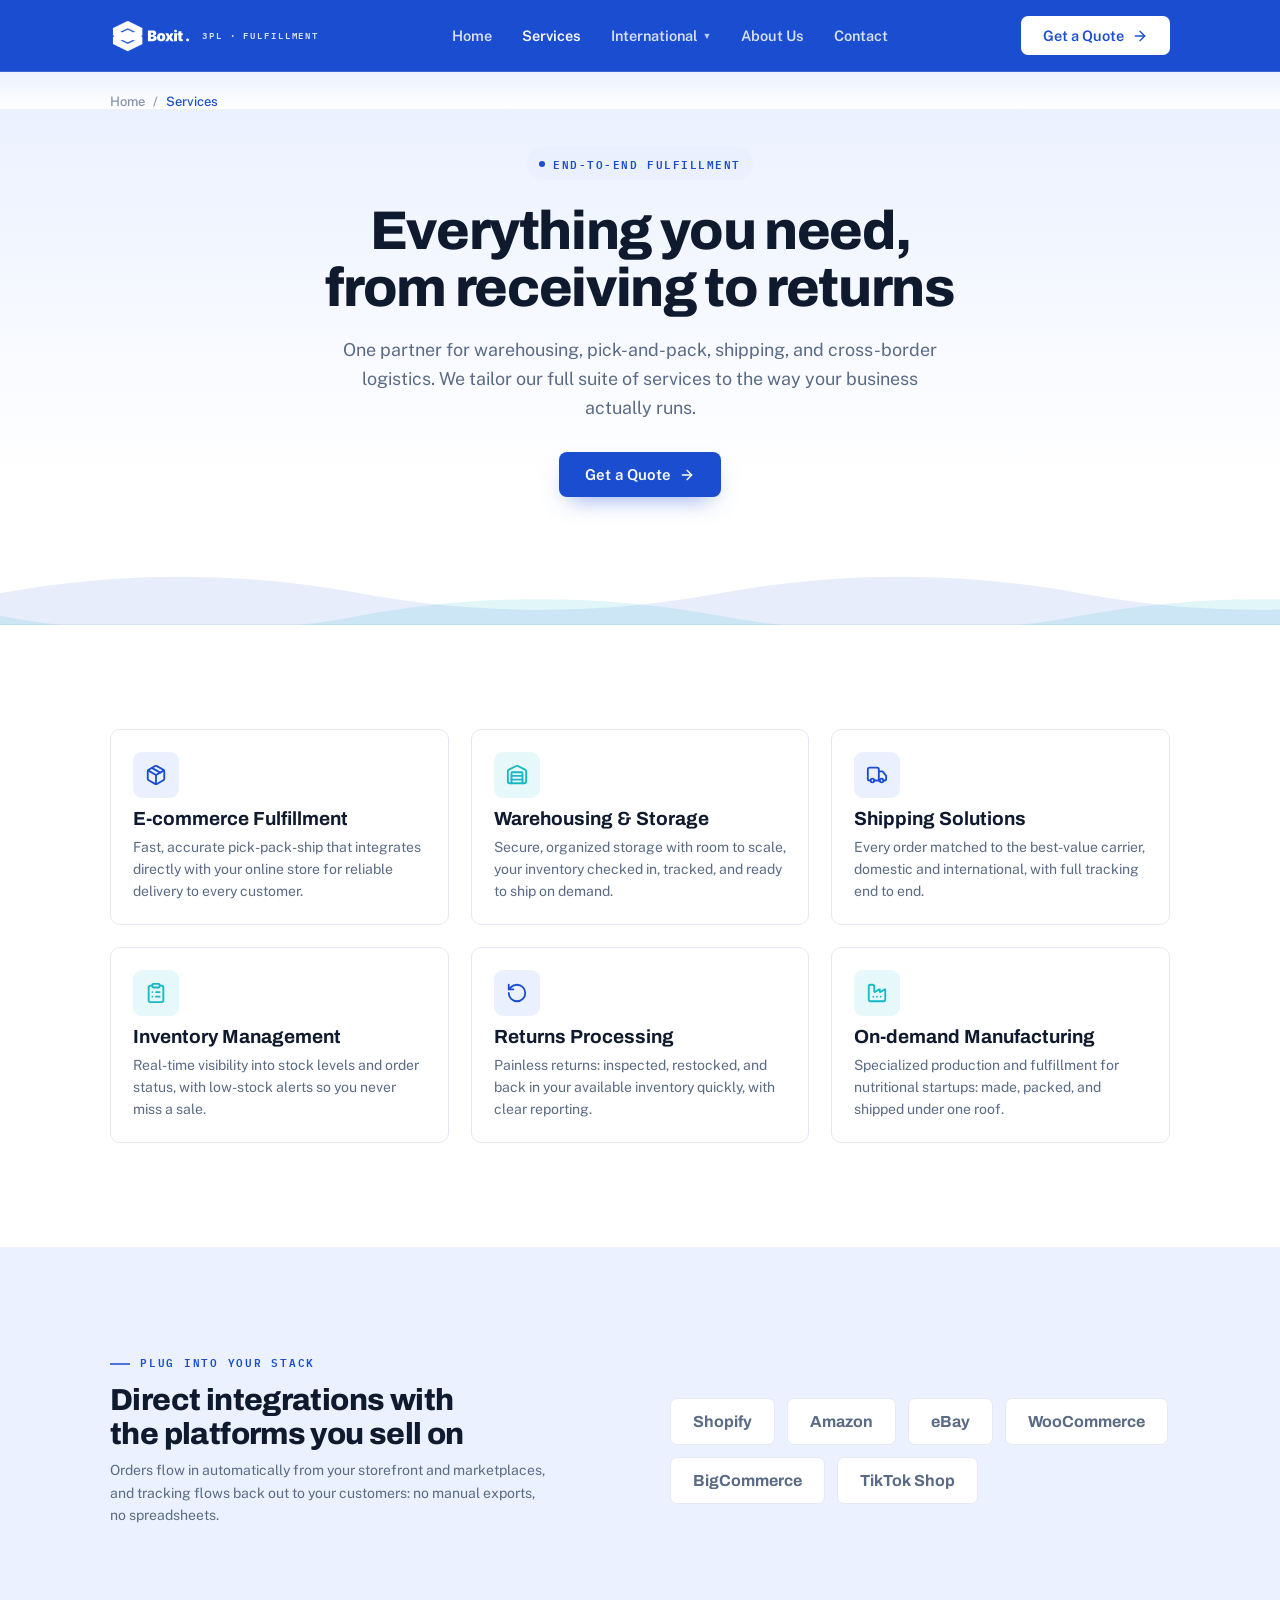
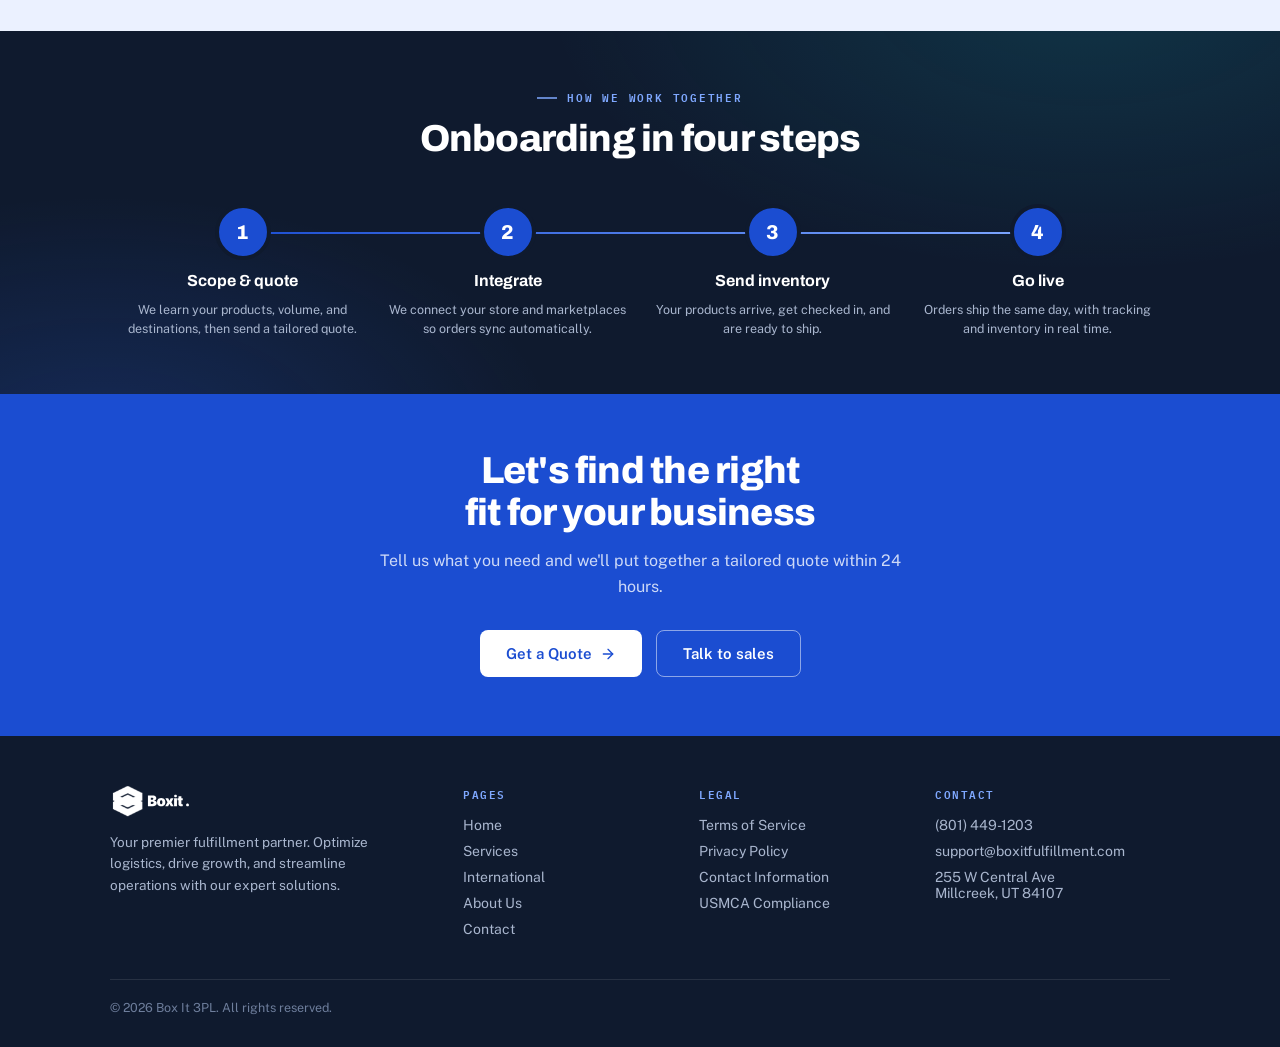
<file: services.html>
<!DOCTYPE html>
<html lang="en">
<head>
<meta charset="UTF-8">
<meta name="viewport" content="width=device-width, initial-scale=1">
<title>Services | Box It Fulfillment</title>
<meta name="description" content="End-to-end fulfillment: e-commerce fulfillment, warehousing, shipping, inventory management, returns processing, and on-demand manufacturing.">
<link rel="icon" type="image/svg+xml" href="Assets/Logo's/Boxit Logo.svg">
<link rel="icon" type="image/png" href="Assets/Logo's/Boxit Logo.png">
<link rel="apple-touch-icon" href="Assets/Logo's/Boxit Logo.png">
<meta property="og:type" content="website">
<meta property="og:site_name" content="Box It Fulfillment">
<meta property="og:title" content="Services | Box It Fulfillment">
<meta property="og:description" content="End-to-end fulfillment: e-commerce fulfillment, warehousing, shipping, inventory management, returns processing, and on-demand manufacturing.">
<meta property="og:url" content="https://boxitfulfillment.com/services.html">
<meta property="og:image" content="https://boxitfulfillment.com/Assets/imgi_14_E-CommerceFulfillmentBoxIT3PL.png">
<meta name="twitter:card" content="summary_large_image">
<meta name="twitter:title" content="Services | Box It Fulfillment">
<meta name="twitter:description" content="End-to-end fulfillment: e-commerce fulfillment, warehousing, shipping, inventory management, returns processing, and on-demand manufacturing.">
<meta name="twitter:image" content="https://boxitfulfillment.com/Assets/imgi_14_E-CommerceFulfillmentBoxIT3PL.png">
<link rel="preconnect" href="https://fonts.googleapis.com">
<link rel="preconnect" href="https://fonts.gstatic.com" crossorigin>
<link href="https://fonts.googleapis.com/css2?family=Archivo:wght@400;700;800&family=Public+Sans:wght@400;500;600&family=IBM+Plex+Mono:wght@500;600&display=swap" rel="stylesheet">
<link rel="stylesheet" href="styles.css">
</head>
<body>

<!-- ============ HEADER ============ -->
<header class="site">
  <div class="navbar">
    <button class="menu-toggle" type="button" aria-label="Open menu" aria-expanded="false" aria-controls="mainNav"><span class="menu-toggle-icon"><svg width="22" height="22" viewBox="0 0 24 24" fill="none" stroke="currentColor" stroke-width="2" stroke-linecap="round" stroke-linejoin="round"><path d="M4 5h16"/><path d="M4 12h16"/><path d="M4 19h16"/></svg></span></button>
    <a class="logo" href="index.html">
      <img src="Assets/Logo's/Horizonal_Logo.svg" alt="Box It 3PL" height="34">
      <span class="logo-sub">3PL · FULFILLMENT</span>
    </a>
    <nav class="main" id="mainNav">
      <a href="index.html">Home</a>
      <a href="services.html" class="active">Services</a>
      <div class="dropdown" id="intlDropdown">
        <button type="button">International <span class="caret">▼</span></button>
        <div class="dropdown-menu">
          <a href="canada.html"><span class="t">Shipping to Canada</span><span class="d">USMCA-ready, no surprise duties</span></a>
          <a href="uk.html"><span class="t">Shipping to the UK</span><span class="d">VAT &amp; customs handled for you</span></a>
          <a href="eu.html"><span class="t">Shipping to the EU</span><span class="d">IOSS &amp; cross-border compliance</span></a>
        </div>
      </div>
      <a href="about.html">About Us</a>
      <a href="contact.html">Contact</a>
    </nav>
    <button class="nav-cta" data-open-quote>Get a Quote<svg width="16" height="16" viewBox="0 0 24 24" fill="none" stroke="currentColor" stroke-width="2" stroke-linecap="round" stroke-linejoin="round"><path d="M5 12h14"/><path d="m12 5 7 7-7 7"/></svg></button>
  </div>
</header>

<!-- ============ BREADCRUMB + HERO ============ -->
<div class="breadcrumb"><div class="wrap"><a href="index.html">Home</a><span>/</span><span class="here">Services</span></div></div>
<section class="hero compact hero-center">
  <div class="wrap">
    <span class="badge"><span class="dot"></span>END-TO-END FULFILLMENT</span>
    <h1 style="max-width:760px;margin-left:auto;margin-right:auto">Everything you need, from receiving to returns</h1>
    <p class="lede">One partner for warehousing, pick-and-pack, shipping, and cross-border logistics. We tailor our full suite of services to the way your business actually runs.</p>
    <div class="hero-actions">
      <button class="btn btn-primary" data-open-quote>Get a Quote<svg width="16" height="16" viewBox="0 0 24 24" fill="none" stroke="currentColor" stroke-width="2" stroke-linecap="round" stroke-linejoin="round"><path d="M5 12h14"/><path d="m12 5 7 7-7 7"/></svg></button>
    </div>
  </div>
</section>

<div class="wave-divider" aria-hidden="true">
  <div class="wave-layer wave-layer-1" data-parallax="0.06"></div>
  <div class="wave-layer wave-layer-2" data-parallax="0.12"></div>
</div>

<!-- ============ SERVICES GRID ============ -->
<section class="block" id="services">
  <div class="wrap">
    <div class="cards3">
      <div class="card hover reveal"><div class="ico"><svg width="22" height="22" viewBox="0 0 24 24" fill="none" stroke="currentColor" stroke-width="2" stroke-linecap="round" stroke-linejoin="round"><path d="M11 21.73a2 2 0 0 0 2 0l7-4A2 2 0 0 0 21 16V8a2 2 0 0 0-1-1.73l-7-4a2 2 0 0 0-2 0l-7 4A2 2 0 0 0 3 8v8a2 2 0 0 0 1 1.73z"/><path d="M12 22V12"/><polyline points="3.29 7 12 12 20.71 7"/><path d="m7.5 4.27 9 5.15"/></svg></div><h3 style="font-size:19px">E-commerce Fulfillment</h3><p style="font-size:14px">Fast, accurate pick-pack-ship that integrates directly with your online store for reliable delivery to every customer.</p></div>
      <div class="card hover reveal"><div class="ico"><svg width="22" height="22" viewBox="0 0 24 24" fill="none" stroke="currentColor" stroke-width="2" stroke-linecap="round" stroke-linejoin="round"><path d="M18 21V10a1 1 0 0 0-1-1H7a1 1 0 0 0-1 1v11"/><path d="M22 19a2 2 0 0 1-2 2H4a2 2 0 0 1-2-2V8a2 2 0 0 1 1.132-1.803l7.95-3.974a2 2 0 0 1 1.837 0l7.948 3.974A2 2 0 0 1 22 8z"/><path d="M6 13h12"/><path d="M6 17h12"/></svg></div><h3 style="font-size:19px">Warehousing &amp; Storage</h3><p style="font-size:14px">Secure, organized storage with room to scale, your inventory checked in, tracked, and ready to ship on demand.</p></div>
      <div class="card hover reveal"><div class="ico"><svg width="22" height="22" viewBox="0 0 24 24" fill="none" stroke="currentColor" stroke-width="2" stroke-linecap="round" stroke-linejoin="round"><path d="M14 18V6a2 2 0 0 0-2-2H4a2 2 0 0 0-2 2v11a1 1 0 0 0 1 1h2"/><path d="M15 18H9"/><path d="M19 18h2a1 1 0 0 0 1-1v-3.65a1 1 0 0 0-.22-.624l-3.48-4.35A1 1 0 0 0 17.52 8H14"/><circle cx="17" cy="18" r="2"/><circle cx="7" cy="18" r="2"/></svg></div><h3 style="font-size:19px">Shipping Solutions</h3><p style="font-size:14px">Every order matched to the best-value carrier, domestic and international, with full tracking end to end.</p></div>
      <div class="card hover reveal"><div class="ico"><svg width="22" height="22" viewBox="0 0 24 24" fill="none" stroke="currentColor" stroke-width="2" stroke-linecap="round" stroke-linejoin="round"><rect width="8" height="4" x="8" y="2" rx="1" ry="1"/><path d="M16 4h2a2 2 0 0 1 2 2v14a2 2 0 0 1-2 2H6a2 2 0 0 1-2-2V6a2 2 0 0 1 2-2h2"/><path d="M12 11h4"/><path d="M12 16h4"/><path d="M8 11h.01"/><path d="M8 16h.01"/></svg></div><h3 style="font-size:19px">Inventory Management</h3><p style="font-size:14px">Real-time visibility into stock levels and order status, with low-stock alerts so you never miss a sale.</p></div>
      <div class="card hover reveal"><div class="ico"><svg width="22" height="22" viewBox="0 0 24 24" fill="none" stroke="currentColor" stroke-width="2" stroke-linecap="round" stroke-linejoin="round"><path d="M3 12a9 9 0 1 0 9-9 9.75 9.75 0 0 0-6.74 2.74L3 8"/><path d="M3 3v5h5"/></svg></div><h3 style="font-size:19px">Returns Processing</h3><p style="font-size:14px">Painless returns: inspected, restocked, and back in your available inventory quickly, with clear reporting.</p></div>
      <div class="card hover reveal"><div class="ico"><svg width="22" height="22" viewBox="0 0 24 24" fill="none" stroke="currentColor" stroke-width="2" stroke-linecap="round" stroke-linejoin="round"><path d="M12 16h.01"/><path d="M16 16h.01"/><path d="M3 19a2 2 0 0 0 2 2h14a2 2 0 0 0 2-2V8.5a.5.5 0 0 0-.769-.422l-4.462 2.844A.5.5 0 0 1 15 10.5v-2a.5.5 0 0 0-.769-.422L9.77 10.922A.5.5 0 0 1 9 10.5V5a2 2 0 0 0-2-2H5a2 2 0 0 0-2 2z"/><path d="M8 16h.01"/></svg></div><h3 style="font-size:19px">On-demand Manufacturing</h3><p style="font-size:14px">Specialized production and fulfillment for nutritional startups: made, packed, and shipped under one roof.</p></div>
    </div>
  </div>
</section>

<!-- ============ INTEGRATIONS ============ -->
<section class="block why">
  <div class="wrap two">
    <div>
      <div class="eyebrow">PLUG INTO YOUR STACK</div>
      <h2 class="sm" style="margin-top:12px">Direct integrations with the platforms you sell on</h2>
      <p class="lede">Orders flow in automatically from your storefront and marketplaces, and tracking flows back out to your customers: no manual exports, no spreadsheets.</p>
    </div>
    <!-- Swap chips for platform logos when you have them -->
    <div class="chips left">
      <span class="chip lg">Shopify</span><span class="chip lg">Amazon</span><span class="chip lg">eBay</span>
      <span class="chip lg">WooCommerce</span><span class="chip lg">BigCommerce</span><span class="chip lg">TikTok Shop</span>
    </div>
  </div>
</section>

<!-- ============ PROCESS ============ -->
<section class="process tight">
  <div class="wrap">
    <div class="process-head">
      <div class="eyebrow">HOW WE WORK TOGETHER</div>
      <h2>Onboarding in four steps</h2>
    </div>
    <div class="steps s4">
      <div class="rail"></div>
      <div class="step reveal"><div class="num">1</div><h4>Scope &amp; quote</h4><p>We learn your products, volume, and destinations, then send a tailored quote.</p></div>
      <div class="step reveal"><div class="num">2</div><h4>Integrate</h4><p>We connect your store and marketplaces so orders sync automatically.</p></div>
      <div class="step reveal"><div class="num">3</div><h4>Send inventory</h4><p>Your products arrive, get checked in, and are ready to ship.</p></div>
      <div class="step reveal"><div class="num">4</div><h4>Go live</h4><p>Orders ship the same day, with tracking and inventory in real time.</p></div>
    </div>
  </div>
</section>

<!-- ============ CTA ============ -->
<section class="cta-band">
  <div class="wrap">
    <h2>Let's find the right fit for your business</h2>
    <p>Tell us what you need and we'll put together a tailored quote within 24 hours.</p>
    <div class="hero-actions">
      <button class="btn btn-white" data-open-quote>Get a Quote<svg width="16" height="16" viewBox="0 0 24 24" fill="none" stroke="currentColor" stroke-width="2" stroke-linecap="round" stroke-linejoin="round"><path d="M5 12h14"/><path d="m12 5 7 7-7 7"/></svg></button>
      <a class="btn btn-outline-white" href="contact.html">Talk to sales</a>
    </div>
  </div>
</section>

<!-- ============ FOOTER ============ -->
<footer class="site">
  <div class="wrap fgrid4">
    <div>
      <div class="logo"><img src="Assets/Logo's/Horizonal_Logo.svg" alt="Box It 3PL" height="34"></div>
      <p style="font:400 13.5px/1.6 'Public Sans';color:#A9B6CE;margin-top:14px;max-width:270px">Your premier fulfillment partner. Optimize logistics, drive growth, and streamline operations with our expert solutions.</p>
    </div>
    <div class="fcol"><div class="fhead">PAGES</div><a href="index.html">Home</a><a href="services.html">Services</a><a href="canada.html">International</a><a href="about.html">About Us</a><a href="contact.html">Contact</a></div>
    <div class="fcol"><div class="fhead">LEGAL</div><a href="#">Terms of Service</a><a href="#">Privacy Policy</a><a href="contact.html">Contact Information</a><a href="usmca.html">USMCA Compliance</a></div>
    <div class="fcol"><div class="fhead">CONTACT</div><span>(801) 449-1203</span><span>support@boxitfulfillment.com</span><span>255 W Central Ave<br>Millcreek, UT 84107</span></div>
  </div>
  <div class="wrap"><div class="copyright">© 2026 Box It 3PL. All rights reserved.</div></div>
</footer>

<!-- ============ QUOTE MODAL ============ -->
<div class="modal-overlay" id="quoteModal">
  <div class="modal">
    <div class="modal-head">
      <div class="eyebrow" style="color:#CDD9F7">GET A QUOTE</div>
      <h3>Tell us about your business</h3>
      <p>We'll get back to you within 24 hours.</p>
      <button class="modal-close" data-close-quote aria-label="Close">×</button>
    </div>
    <form class="modal-body" data-formspree data-form-name="Quote popup">
      <div class="fgrid">
        <div class="field"><label>First Name *</label><input name="First Name" required placeholder="Jane"></div>
        <div class="field"><label>Last Name *</label><input name="Last Name" required placeholder="Doe"></div>
        <div class="field"><label>Email *</label><input name="Email" required placeholder="jane@brand.com" type="email"></div>
        <div class="field"><label>Company *</label><input name="Company" required placeholder="Brand Co."></div>
        <div class="field"><label>Service Needs</label><select name="Service Needs"><option value="">Select a service</option><option>Fulfillment Services</option><option>Warehousing</option><option>Shipping Solutions</option><option>Inventory Management</option><option>Returns Processing</option><option>International Shipping</option></select></div>
        <div class="field"><label>Shipping To</label><select name="Shipping To"><option value="">Select destination</option><option>United States (domestic)</option><option>Canada</option><option>United Kingdom</option><option>European Union</option><option>Multiple / not sure</option></select></div>
      </div>
      <div class="field full"><label>Monthly Volume</label><select name="Monthly Volume"><option value="">Select range</option><option>1–50 orders</option><option>51–200 orders</option><option>201–500 orders</option><option>501–1000 orders</option><option>1000+ orders</option></select></div>
      <div class="field full"><label>Message</label><textarea name="Message" placeholder="Tell us about your products, destinations, and volume…"></textarea></div>
      <button class="btn btn-primary" style="width:100%;margin-top:18px">Send Message</button>
    </form>
  </div>
</div>

<script src="app.js"></script>
</body>
</html>
</file>
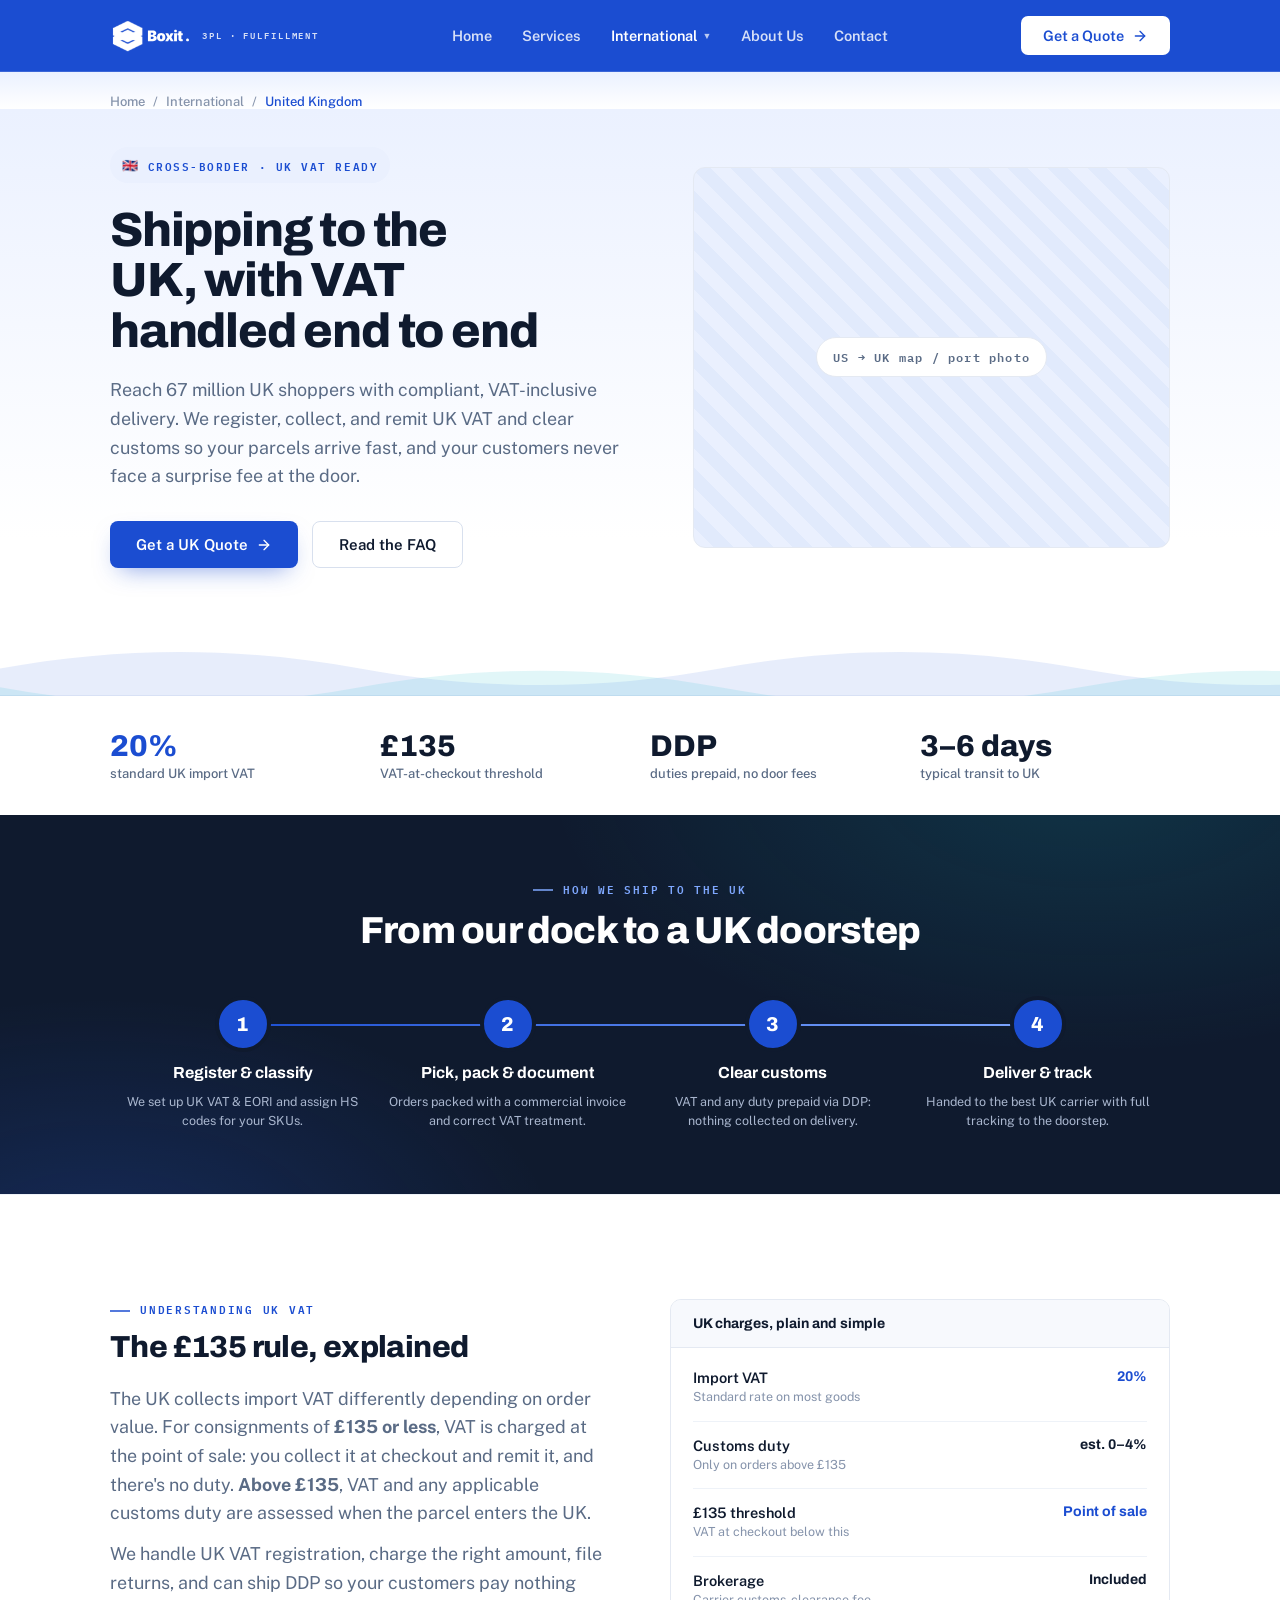
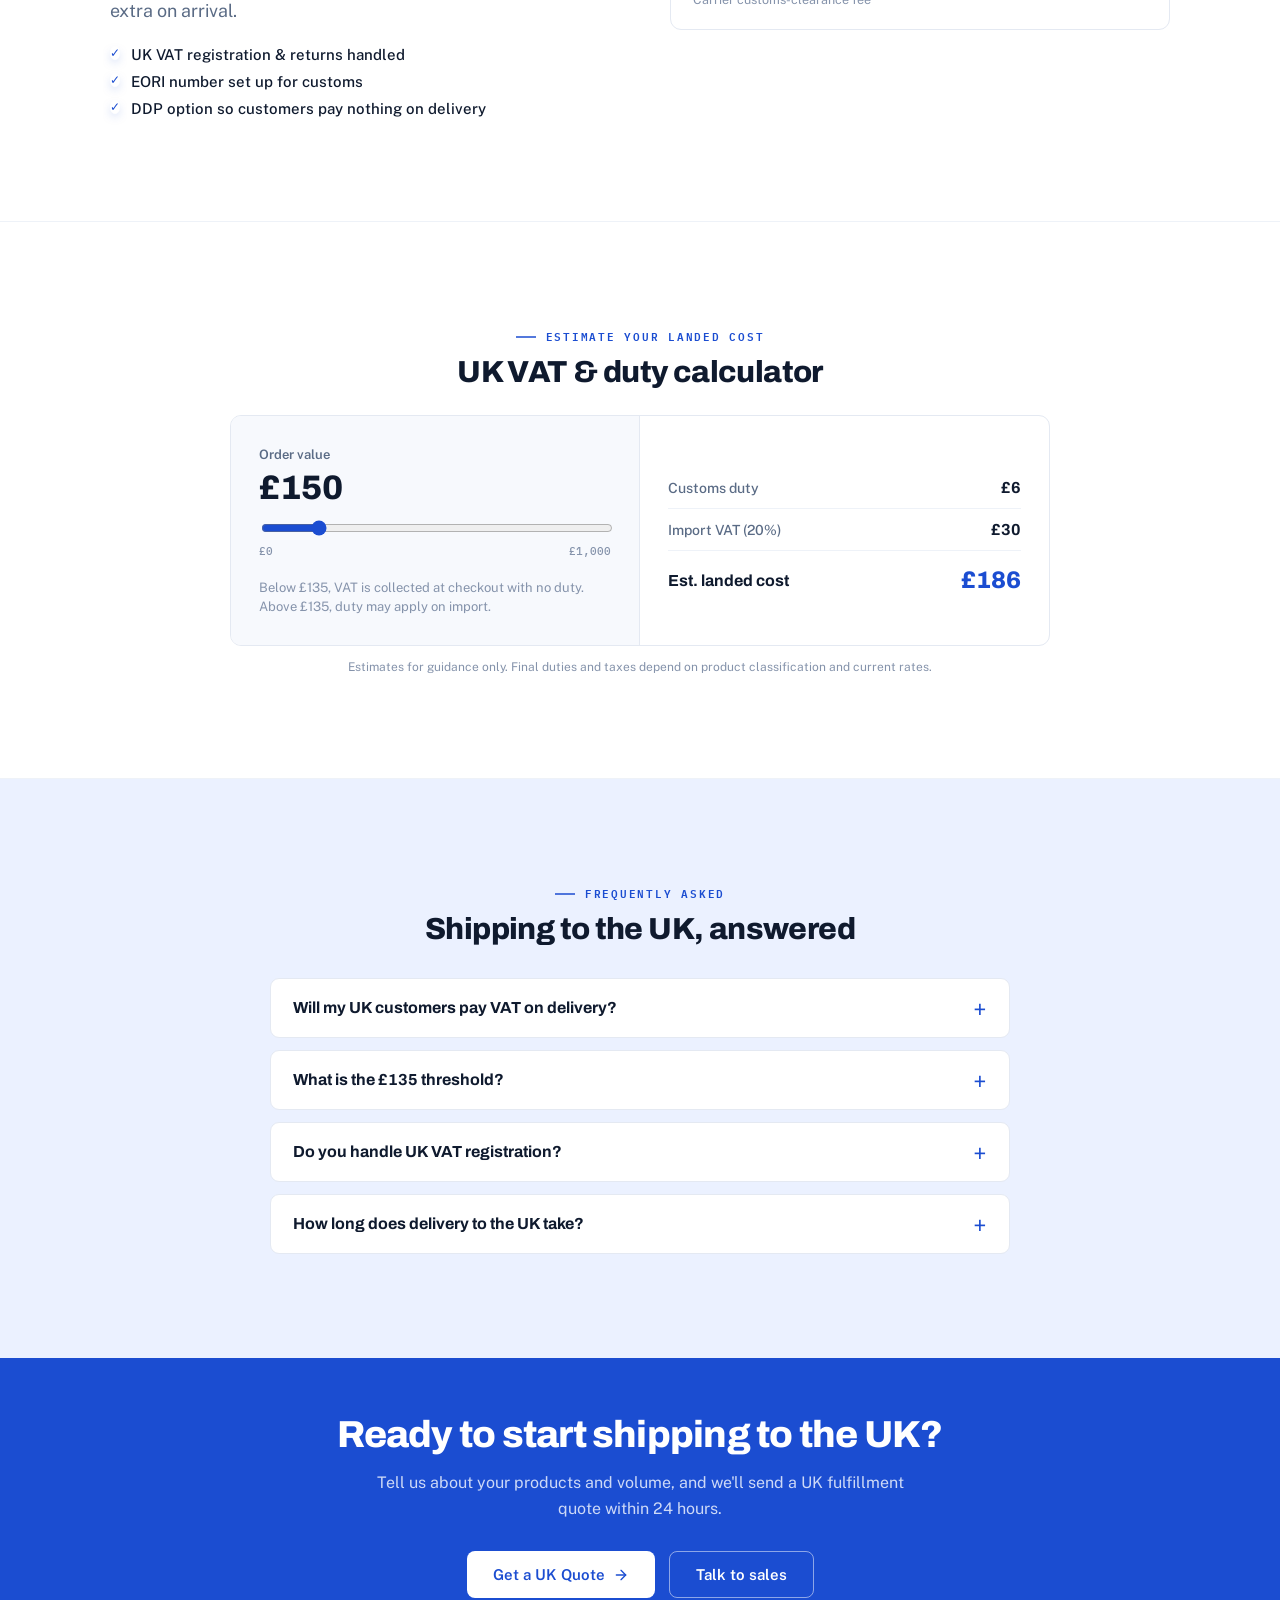
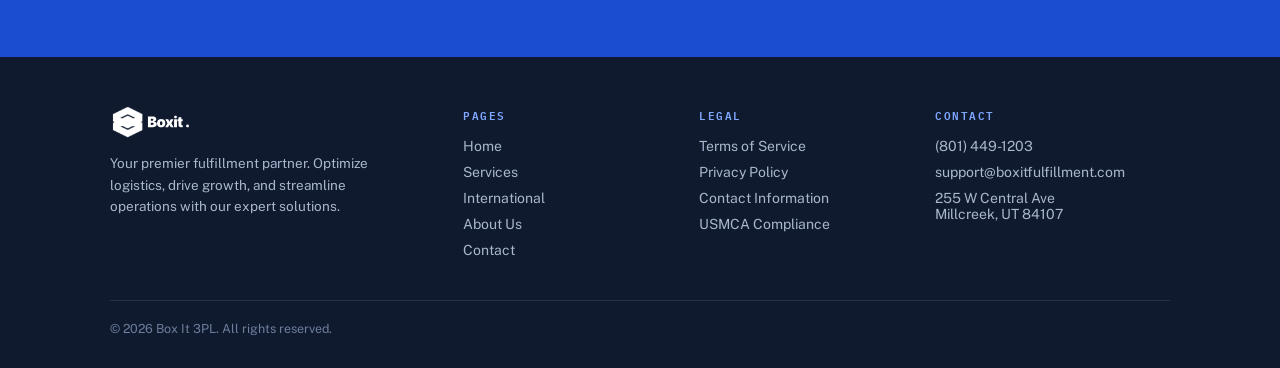
<file: uk.html>
<!DOCTYPE html>
<html lang="en">
<head>
<meta charset="UTF-8">
<meta name="viewport" content="width=device-width, initial-scale=1">
<title>Shipping to the UK | Box It Fulfillment</title>
<meta name="description" content="UK VAT handled end to end. The £135 threshold explained, customs cleared, no surprise fees. UK VAT &amp; duty calculator and FAQ.">
<link rel="icon" type="image/svg+xml" href="Assets/Logo's/Boxit Logo.svg">
<link rel="icon" type="image/png" href="Assets/Logo's/Boxit Logo.png">
<link rel="apple-touch-icon" href="Assets/Logo's/Boxit Logo.png">
<meta property="og:type" content="website">
<meta property="og:site_name" content="Box It Fulfillment">
<meta property="og:title" content="Shipping to the UK | Box It Fulfillment">
<meta property="og:description" content="UK VAT handled end to end. The £135 threshold explained, customs cleared, no surprise fees. UK VAT &amp; duty calculator and FAQ.">
<meta property="og:url" content="https://boxitfulfillment.com/uk.html">
<meta property="og:image" content="https://boxitfulfillment.com/Assets/imgi_14_E-CommerceFulfillmentBoxIT3PL.png">
<meta name="twitter:card" content="summary_large_image">
<meta name="twitter:title" content="Shipping to the UK | Box It Fulfillment">
<meta name="twitter:description" content="UK VAT handled end to end. The £135 threshold explained, customs cleared, no surprise fees. UK VAT &amp; duty calculator and FAQ.">
<meta name="twitter:image" content="https://boxitfulfillment.com/Assets/imgi_14_E-CommerceFulfillmentBoxIT3PL.png">
<link rel="preconnect" href="https://fonts.googleapis.com">
<link rel="preconnect" href="https://fonts.gstatic.com" crossorigin>
<link href="https://fonts.googleapis.com/css2?family=Archivo:wght@400;700;800&family=Public+Sans:wght@400;500;600&family=IBM+Plex+Mono:wght@500;600&display=swap" rel="stylesheet">
<link rel="stylesheet" href="styles.css">
</head>
<body>

<!-- ============ HEADER ============ -->
<header class="site">
  <div class="navbar">
    <button class="menu-toggle" type="button" aria-label="Open menu" aria-expanded="false" aria-controls="mainNav"><span class="menu-toggle-icon"><svg width="22" height="22" viewBox="0 0 24 24" fill="none" stroke="currentColor" stroke-width="2" stroke-linecap="round" stroke-linejoin="round"><path d="M4 5h16"/><path d="M4 12h16"/><path d="M4 19h16"/></svg></span></button>
    <a class="logo" href="index.html">
      <img src="Assets/Logo's/Horizonal_Logo.svg" alt="Box It 3PL" height="34">
      <span class="logo-sub">3PL · FULFILLMENT</span>
    </a>
    <nav class="main" id="mainNav">
      <a href="index.html">Home</a>
      <a href="services.html">Services</a>
      <div class="dropdown active" id="intlDropdown">
        <button type="button">International <span class="caret">▼</span></button>
        <div class="dropdown-menu">
          <a href="canada.html"><span class="t">Shipping to Canada</span><span class="d">USMCA-ready, no surprise duties</span></a>
          <a href="uk.html" class="active"><span class="t">Shipping to the UK</span><span class="d">VAT &amp; customs handled for you</span></a>
          <a href="eu.html"><span class="t">Shipping to the EU</span><span class="d">IOSS &amp; cross-border compliance</span></a>
        </div>
      </div>
      <a href="about.html">About Us</a>
      <a href="contact.html">Contact</a>
    </nav>
    <button class="nav-cta" data-open-quote>Get a Quote<svg width="16" height="16" viewBox="0 0 24 24" fill="none" stroke="currentColor" stroke-width="2" stroke-linecap="round" stroke-linejoin="round"><path d="M5 12h14"/><path d="m12 5 7 7-7 7"/></svg></button>
  </div>
</header>

<!-- ============ BREADCRUMB + HERO ============ -->
<div class="breadcrumb"><div class="wrap"><a href="index.html">Home</a><span>/</span><a href="uk.html">International</a><span>/</span><span class="here">United Kingdom</span></div></div>
<section class="hero compact">
  <div class="wrap hero-grid">
    <div>
      <span class="badge"><span style="font-size:13px">🇬🇧</span>CROSS-BORDER · UK VAT READY</span>
      <h1 class="sm">Shipping to the UK, with VAT handled end to end</h1>
      <p class="lede">Reach 67 million UK shoppers with compliant, VAT-inclusive delivery. We register, collect, and remit UK VAT and clear customs so your parcels arrive fast, and your customers never face a surprise fee at the door.</p>
      <div class="hero-actions">
        <button class="btn btn-primary" data-open-quote>Get a UK Quote<svg width="16" height="16" viewBox="0 0 24 24" fill="none" stroke="currentColor" stroke-width="2" stroke-linecap="round" stroke-linejoin="round"><path d="M5 12h14"/><path d="m12 5 7 7-7 7"/></svg></button>
        <a class="btn btn-ghost" href="#faq">Read the FAQ</a>
      </div>
    </div>
    <div class="placeholder" style="aspect-ratio:5/4"><span class="tag">US → UK map / port photo</span></div>
  </div>
</section>

<div class="wave-divider" aria-hidden="true">
  <div class="wave-layer wave-layer-1" data-parallax="0.06"></div>
  <div class="wave-layer wave-layer-2" data-parallax="0.12"></div>
</div>

<!-- ============ KEY STATS ============ -->
<section class="slim">
  <div class="wrap keystats">
    <div class="reveal"><div class="n blue">20%</div><div class="l">standard UK import VAT</div></div>
    <div class="reveal"><div class="n">£135</div><div class="l">VAT-at-checkout threshold</div></div>
    <div class="reveal"><div class="n">DDP</div><div class="l">duties prepaid, no door fees</div></div>
    <div class="reveal"><div class="n">3–6 days</div><div class="l">typical transit to UK</div></div>
  </div>
</section>

<!-- ============ HOW IT WORKS ============ -->
<section class="process">
  <div class="wrap">
    <div class="process-head">
      <div class="eyebrow">HOW WE SHIP TO THE UK</div>
      <h2>From our dock to a UK doorstep</h2>
    </div>
    <div class="steps s4">
      <div class="rail"></div>
      <div class="step reveal"><div class="num">1</div><h4>Register &amp; classify</h4><p>We set up UK VAT &amp; EORI and assign HS codes for your SKUs.</p></div>
      <div class="step reveal"><div class="num">2</div><h4>Pick, pack &amp; document</h4><p>Orders packed with a commercial invoice and correct VAT treatment.</p></div>
      <div class="step reveal"><div class="num">3</div><h4>Clear customs</h4><p>VAT and any duty prepaid via DDP: nothing collected on delivery.</p></div>
      <div class="step reveal"><div class="num">4</div><h4>Deliver &amp; track</h4><p>Handed to the best UK carrier with full tracking to the doorstep.</p></div>
    </div>
  </div>
</section>

<!-- ============ EDUCATIONAL ============ -->
<section class="block">
  <div class="wrap two top">
    <div>
      <div class="eyebrow">UNDERSTANDING UK VAT</div>
      <h2 class="sm" style="margin-top:12px">The £135 rule, explained</h2>
      <p class="lede">The UK collects import VAT differently depending on order value. For consignments of <strong>£135 or less</strong>, VAT is charged at the point of sale: you collect it at checkout and remit it, and there's no duty. <strong>Above £135</strong>, VAT and any applicable customs duty are assessed when the parcel enters the UK.</p>
      <p class="lede" style="margin-top:12px">We handle UK VAT registration, charge the right amount, file returns, and can ship DDP so your customers pay nothing extra on arrival.</p>
      <div style="display:flex;flex-direction:column;gap:10px;margin-top:20px">
        <div class="check text"><span class="i">✓</span>UK VAT registration &amp; returns handled</div>
        <div class="check text"><span class="i">✓</span>EORI number set up for customs</div>
        <div class="check text"><span class="i">✓</span>DDP option so customers pay nothing on delivery</div>
      </div>
    </div>
    <div class="table-card">
      <div class="th">UK charges, plain and simple</div>
      <div class="rows">
        <div class="trow"><div><div class="lbl">Import VAT</div><div class="sub">Standard rate on most goods</div></div><div class="val blue">20%</div></div>
        <div class="trow"><div><div class="lbl">Customs duty</div><div class="sub">Only on orders above £135</div></div><div class="val">est. 0–4%</div></div>
        <div class="trow"><div><div class="lbl">£135 threshold</div><div class="sub">VAT at checkout below this</div></div><div class="val blue">Point of sale</div></div>
        <div class="trow"><div><div class="lbl">Brokerage</div><div class="sub">Carrier customs-clearance fee</div></div><div class="val">Included</div></div>
      </div>
    </div>
  </div>
</section>

<!-- ============ DUTY CALCULATOR ============ -->
<section class="block">
  <div class="wrap calc" data-calc="uk">
    <div class="calc-head">
      <div class="eyebrow">ESTIMATE YOUR LANDED COST</div>
      <h2 class="sm">UK VAT &amp; duty calculator</h2>
    </div>
    <div class="calc-grid">
      <div class="calc-input">
        <label>Order value</label>
        <div class="calc-value" data-calc-value>£150</div>
        <input type="range" min="0" max="1000" step="5" value="150" data-calc-range>
        <div class="range-legend"><span>£0</span><span>£1,000</span></div>
        <p class="calc-note">Below £135, VAT is collected at checkout with no duty. Above £135, duty may apply on import.</p>
      </div>
      <div class="calc-out">
        <div class="calc-line"><span class="k">Customs duty</span><span class="v" data-calc-duty>£6</span></div>
        <div class="calc-line"><span class="k">Import VAT (20%)</span><span class="v" data-calc-tax>£30</span></div>
        <div class="calc-total"><span class="k">Est. landed cost</span><span class="v" data-calc-total>£186</span></div>
      </div>
    </div>
    <p class="disclaimer">Estimates for guidance only. Final duties and taxes depend on product classification and current rates.</p>
  </div>
</section>

<!-- ============ FAQ ============ -->
<section class="block why" id="faq">
  <div class="wrap faq">
    <div class="faq-head">
      <div class="eyebrow">FREQUENTLY ASKED</div>
      <h2 class="sm">Shipping to the UK, answered</h2>
    </div>
    <div class="faq-list">
      <details class="faq-item reveal"><summary class="faq-q"><span>Will my UK customers pay VAT on delivery?</span><span class="sign">+</span></summary><p class="faq-a">For orders of £135 or less, VAT is collected at checkout and nothing appears on delivery. Above £135, VAT and any duty are prepaid with our DDP option.</p></details>
      <details class="faq-item reveal"><summary class="faq-q"><span>What is the £135 threshold?</span><span class="sign">+</span></summary><p class="faq-a">The UK charges import VAT at the point of sale for consignments valued at £135 or less; above that, VAT and potential duty are assessed at import.</p></details>
      <details class="faq-item reveal"><summary class="faq-q"><span>Do you handle UK VAT registration?</span><span class="sign">+</span></summary><p class="faq-a">We guide you through UK VAT registration requirements and file the necessary declarations so you stay compliant.</p></details>
      <details class="faq-item reveal"><summary class="faq-q"><span>How long does delivery to the UK take?</span><span class="sign">+</span></summary><p class="faq-a">Most UK addresses see 3–6 business days once an order leaves our dock, with full tracking.</p></details>
    </div>
  </div>
</section>

<!-- ============ CTA ============ -->
<section class="cta-band">
  <div class="wrap">
    <h2>Ready to start shipping to the UK?</h2>
    <p>Tell us about your products and volume, and we'll send a UK fulfillment quote within 24 hours.</p>
    <div class="hero-actions">
      <button class="btn btn-white" data-open-quote>Get a UK Quote<svg width="16" height="16" viewBox="0 0 24 24" fill="none" stroke="currentColor" stroke-width="2" stroke-linecap="round" stroke-linejoin="round"><path d="M5 12h14"/><path d="m12 5 7 7-7 7"/></svg></button>
      <a class="btn btn-outline-white" href="contact.html">Talk to sales</a>
    </div>
  </div>
</section>

<!-- ============ FOOTER ============ -->
<footer class="site">
  <div class="wrap fgrid4">
    <div>
      <div class="logo"><img src="Assets/Logo's/Horizonal_Logo.svg" alt="Box It 3PL" height="34"></div>
      <p style="font:400 13.5px/1.6 'Public Sans';color:#A9B6CE;margin-top:14px;max-width:270px">Your premier fulfillment partner. Optimize logistics, drive growth, and streamline operations with our expert solutions.</p>
    </div>
    <div class="fcol"><div class="fhead">PAGES</div><a href="index.html">Home</a><a href="services.html">Services</a><a href="canada.html">International</a><a href="about.html">About Us</a><a href="contact.html">Contact</a></div>
    <div class="fcol"><div class="fhead">LEGAL</div><a href="#">Terms of Service</a><a href="#">Privacy Policy</a><a href="contact.html">Contact Information</a><a href="usmca.html">USMCA Compliance</a></div>
    <div class="fcol"><div class="fhead">CONTACT</div><span>(801) 449-1203</span><span>support@boxitfulfillment.com</span><span>255 W Central Ave<br>Millcreek, UT 84107</span></div>
  </div>
  <div class="wrap"><div class="copyright">© 2026 Box It 3PL. All rights reserved.</div></div>
</footer>

<!-- ============ QUOTE MODAL ============ -->
<div class="modal-overlay" id="quoteModal">
  <div class="modal">
    <div class="modal-head">
      <div class="eyebrow" style="color:#CDD9F7">GET A QUOTE</div>
      <h3>Tell us about your business</h3>
      <p>We'll get back to you within 24 hours.</p>
      <button class="modal-close" data-close-quote aria-label="Close">×</button>
    </div>
    <form class="modal-body" data-formspree data-form-name="Quote popup">
      <div class="fgrid">
        <div class="field"><label>First Name *</label><input name="First Name" required placeholder="Jane"></div>
        <div class="field"><label>Last Name *</label><input name="Last Name" required placeholder="Doe"></div>
        <div class="field"><label>Email *</label><input name="Email" required placeholder="jane@brand.com" type="email"></div>
        <div class="field"><label>Company *</label><input name="Company" required placeholder="Brand Co."></div>
        <div class="field"><label>Service Needs</label><select name="Service Needs"><option value="">Select a service</option><option>Fulfillment Services</option><option>Warehousing</option><option>Shipping Solutions</option><option>Inventory Management</option><option>Returns Processing</option><option>International Shipping</option></select></div>
        <div class="field"><label>Shipping To</label><select name="Shipping To"><option value="">Select destination</option><option>United States (domestic)</option><option>Canada</option><option selected>United Kingdom</option><option>European Union</option><option>Multiple / not sure</option></select></div>
      </div>
      <div class="field full"><label>Monthly Volume</label><select name="Monthly Volume"><option value="">Select range</option><option>1–50 orders</option><option>51–200 orders</option><option>201–500 orders</option><option>501–1000 orders</option><option>1000+ orders</option></select></div>
      <div class="field full"><label>Message</label><textarea name="Message" placeholder="Tell us about your products, destinations, and volume…"></textarea></div>
      <button class="btn btn-primary" style="width:100%;margin-top:18px">Send Message</button>
    </form>
  </div>
</div>

<script src="app.js"></script>
</body>
</html>
</file>
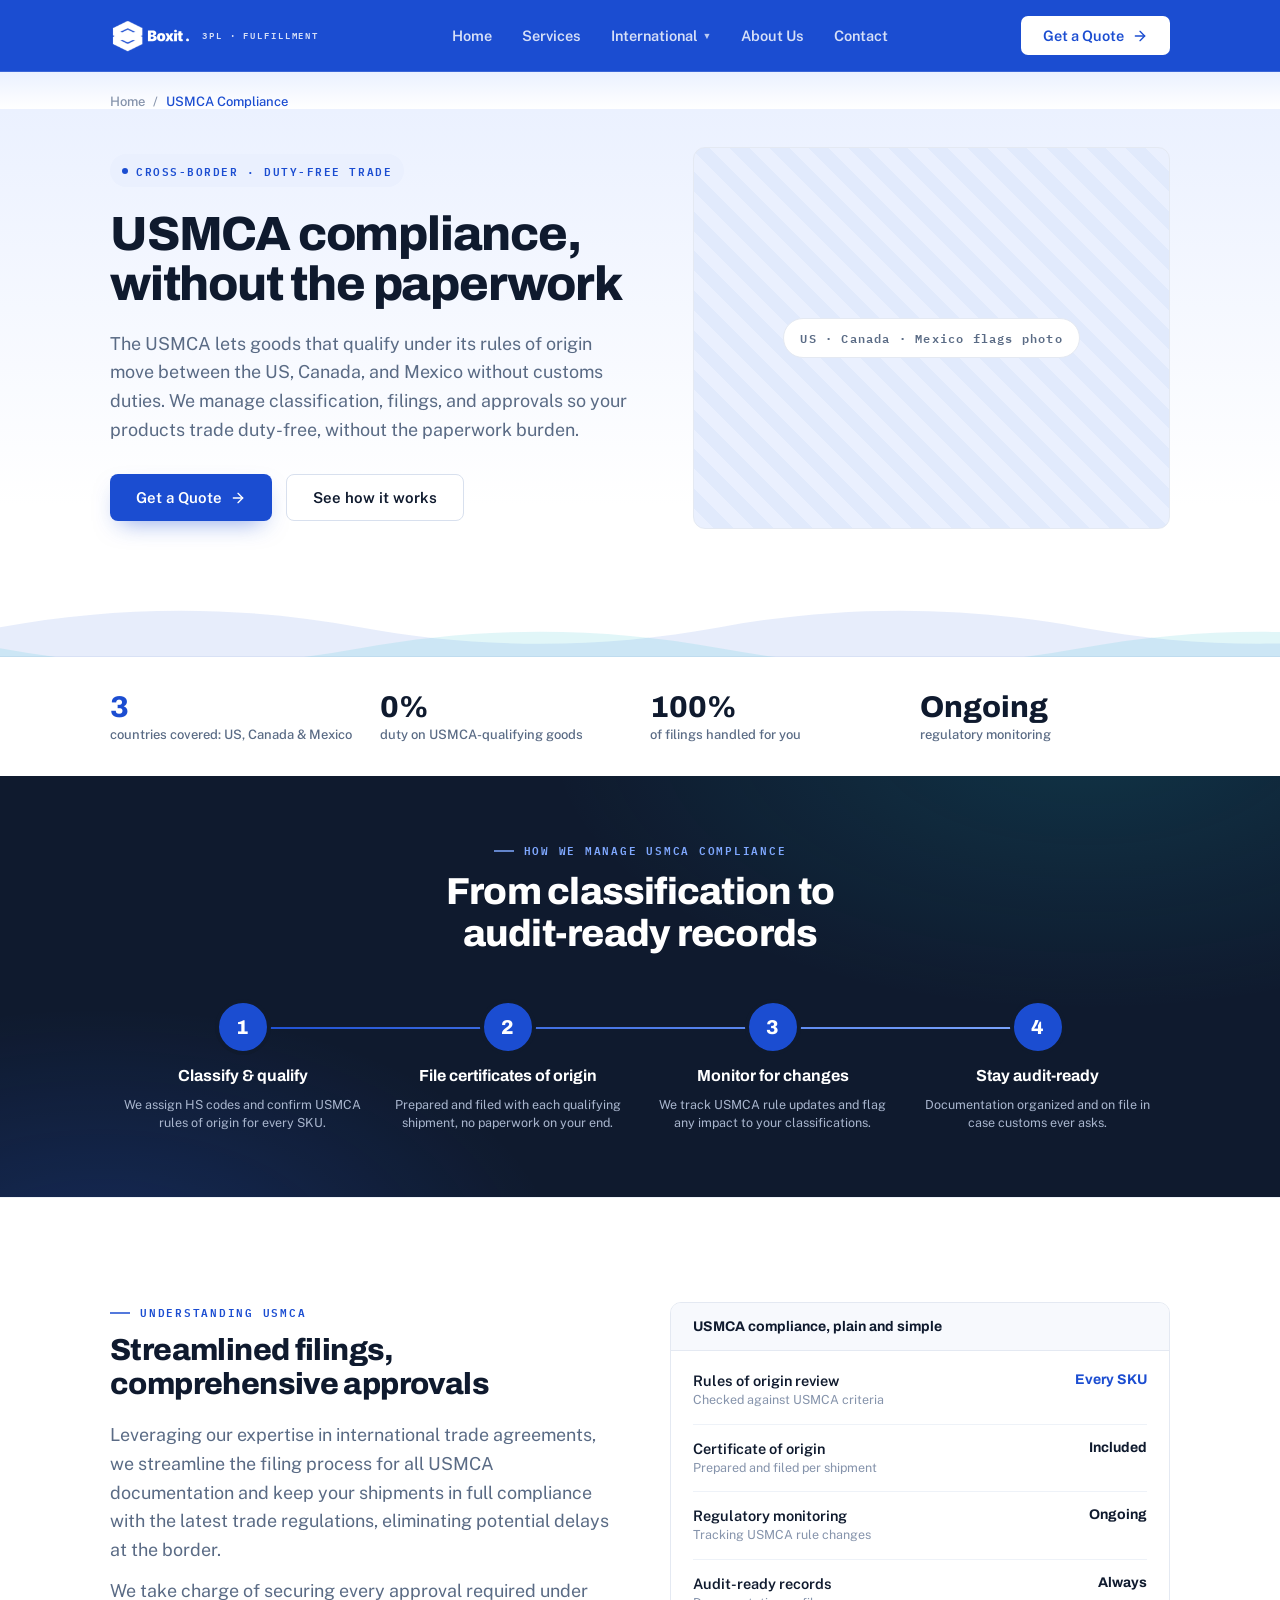
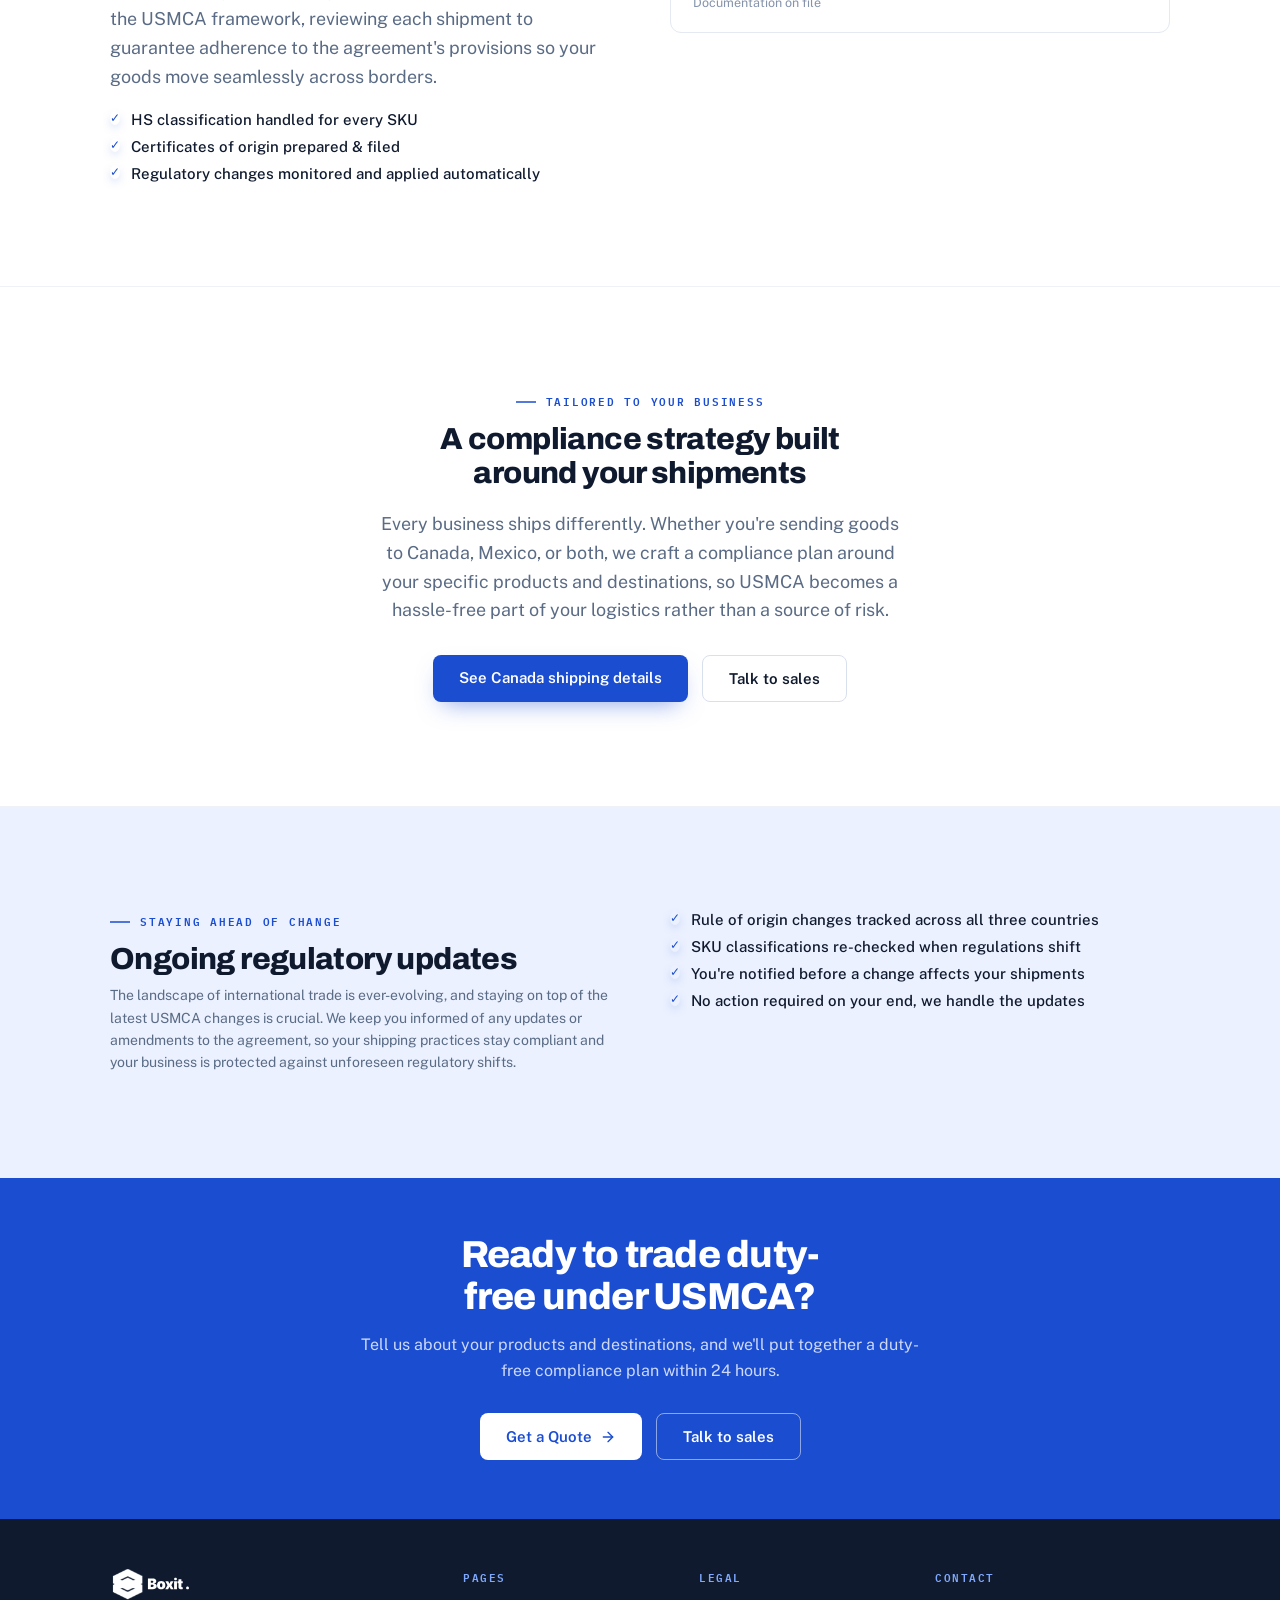
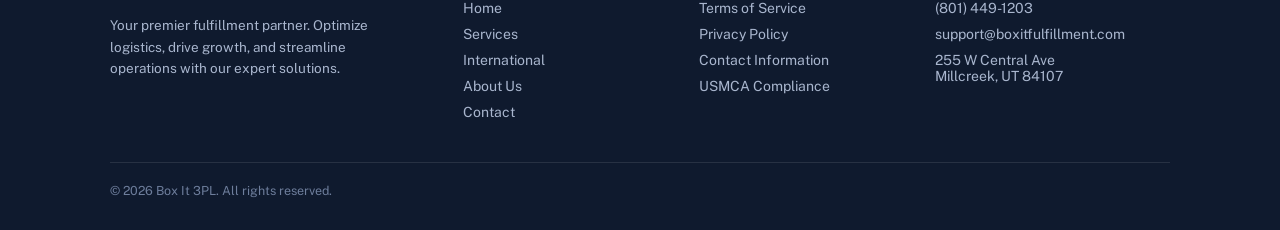
<file: usmca.html>
<!DOCTYPE html>
<html lang="en">
<head>
<meta charset="UTF-8">
<meta name="viewport" content="width=device-width, initial-scale=1">
<title>USMCA Compliance | Box It Fulfillment</title>
<meta name="description" content="Simplifying USMCA compliance for cross-border sellers. We handle HS classification, certificates of origin, and ongoing regulatory monitoring so qualifying goods trade duty-free between the US, Canada, and Mexico.">
<link rel="icon" type="image/svg+xml" href="Assets/Logo's/Boxit Logo.svg">
<link rel="icon" type="image/png" href="Assets/Logo's/Boxit Logo.png">
<link rel="apple-touch-icon" href="Assets/Logo's/Boxit Logo.png">
<meta property="og:type" content="website">
<meta property="og:site_name" content="Box It Fulfillment">
<meta property="og:title" content="USMCA Compliance | Box It Fulfillment">
<meta property="og:description" content="Simplifying USMCA compliance for cross-border sellers. We handle HS classification, certificates of origin, and ongoing regulatory monitoring so qualifying goods trade duty-free between the US, Canada, and Mexico.">
<meta property="og:url" content="https://boxitfulfillment.com/usmca.html">
<meta property="og:image" content="https://boxitfulfillment.com/Assets/imgi_14_E-CommerceFulfillmentBoxIT3PL.png">
<meta name="twitter:card" content="summary_large_image">
<meta name="twitter:title" content="USMCA Compliance | Box It Fulfillment">
<meta name="twitter:description" content="Simplifying USMCA compliance for cross-border sellers. We handle HS classification, certificates of origin, and ongoing regulatory monitoring so qualifying goods trade duty-free between the US, Canada, and Mexico.">
<meta name="twitter:image" content="https://boxitfulfillment.com/Assets/imgi_14_E-CommerceFulfillmentBoxIT3PL.png">
<link rel="preconnect" href="https://fonts.googleapis.com">
<link rel="preconnect" href="https://fonts.gstatic.com" crossorigin>
<link href="https://fonts.googleapis.com/css2?family=Archivo:wght@400;700;800&family=Public+Sans:wght@400;500;600&family=IBM+Plex+Mono:wght@500;600&display=swap" rel="stylesheet">
<link rel="stylesheet" href="styles.css">
</head>
<body>

<!-- ============ HEADER ============ -->
<header class="site">
  <div class="navbar">
    <button class="menu-toggle" type="button" aria-label="Open menu" aria-expanded="false" aria-controls="mainNav"><span class="menu-toggle-icon"><svg width="22" height="22" viewBox="0 0 24 24" fill="none" stroke="currentColor" stroke-width="2" stroke-linecap="round" stroke-linejoin="round"><path d="M4 5h16"/><path d="M4 12h16"/><path d="M4 19h16"/></svg></span></button>
    <a class="logo" href="index.html">
      <img src="Assets/Logo's/Horizonal_Logo.svg" alt="Box It 3PL" height="34">
      <span class="logo-sub">3PL · FULFILLMENT</span>
    </a>
    <nav class="main" id="mainNav">
      <a href="index.html">Home</a>
      <a href="services.html">Services</a>
      <div class="dropdown" id="intlDropdown">
        <button type="button">International <span class="caret">▼</span></button>
        <div class="dropdown-menu">
          <a href="canada.html"><span class="t">Shipping to Canada</span><span class="d">USMCA-ready, no surprise duties</span></a>
          <a href="uk.html"><span class="t">Shipping to the UK</span><span class="d">VAT &amp; customs handled for you</span></a>
          <a href="eu.html"><span class="t">Shipping to the EU</span><span class="d">IOSS &amp; cross-border compliance</span></a>
        </div>
      </div>
      <a href="about.html">About Us</a>
      <a href="contact.html">Contact</a>
    </nav>
    <button class="nav-cta" data-open-quote>Get a Quote<svg width="16" height="16" viewBox="0 0 24 24" fill="none" stroke="currentColor" stroke-width="2" stroke-linecap="round" stroke-linejoin="round"><path d="M5 12h14"/><path d="m12 5 7 7-7 7"/></svg></button>
  </div>
</header>

<!-- ============ BREADCRUMB + HERO ============ -->
<div class="breadcrumb"><div class="wrap"><a href="index.html">Home</a><span>/</span><span class="here">USMCA Compliance</span></div></div>
<section class="hero compact">
  <div class="wrap hero-grid">
    <div>
      <span class="badge"><span class="dot"></span>CROSS-BORDER · DUTY-FREE TRADE</span>
      <h1 class="sm">USMCA compliance, without the paperwork</h1>
      <p class="lede">The USMCA lets goods that qualify under its rules of origin move between the US, Canada, and Mexico without customs duties. We manage classification, filings, and approvals so your products trade duty-free, without the paperwork burden.</p>
      <div class="hero-actions">
        <button class="btn btn-primary" data-open-quote>Get a Quote<svg width="16" height="16" viewBox="0 0 24 24" fill="none" stroke="currentColor" stroke-width="2" stroke-linecap="round" stroke-linejoin="round"><path d="M5 12h14"/><path d="m12 5 7 7-7 7"/></svg></button>
        <a class="btn btn-ghost" href="#process">See how it works</a>
      </div>
    </div>
    <div class="placeholder" style="aspect-ratio:5/4"><span class="tag">US · Canada · Mexico flags photo</span></div>
  </div>
</section>

<div class="wave-divider" aria-hidden="true">
  <div class="wave-layer wave-layer-1" data-parallax="0.06"></div>
  <div class="wave-layer wave-layer-2" data-parallax="0.12"></div>
</div>

<!-- ============ KEY STATS ============ -->
<section class="slim">
  <div class="wrap keystats">
    <div class="reveal"><div class="n blue">3</div><div class="l">countries covered: US, Canada &amp; Mexico</div></div>
    <div class="reveal"><div class="n">0%</div><div class="l">duty on USMCA-qualifying goods</div></div>
    <div class="reveal"><div class="n">100%</div><div class="l">of filings handled for you</div></div>
    <div class="reveal"><div class="n">Ongoing</div><div class="l">regulatory monitoring</div></div>
  </div>
</section>

<!-- ============ HOW IT WORKS ============ -->
<section class="process" id="process">
  <div class="wrap">
    <div class="process-head">
      <div class="eyebrow">HOW WE MANAGE USMCA COMPLIANCE</div>
      <h2>From classification to audit-ready records</h2>
    </div>
    <div class="steps s4">
      <div class="rail"></div>
      <div class="step reveal"><div class="num">1</div><h4>Classify &amp; qualify</h4><p>We assign HS codes and confirm USMCA rules of origin for every SKU.</p></div>
      <div class="step reveal"><div class="num">2</div><h4>File certificates of origin</h4><p>Prepared and filed with each qualifying shipment, no paperwork on your end.</p></div>
      <div class="step reveal"><div class="num">3</div><h4>Monitor for changes</h4><p>We track USMCA rule updates and flag any impact to your classifications.</p></div>
      <div class="step reveal"><div class="num">4</div><h4>Stay audit-ready</h4><p>Documentation organized and on file in case customs ever asks.</p></div>
    </div>
  </div>
</section>

<!-- ============ EDUCATIONAL ============ -->
<section class="block">
  <div class="wrap two top">
    <div>
      <div class="eyebrow">UNDERSTANDING USMCA</div>
      <h2 class="sm" style="margin-top:12px">Streamlined filings, comprehensive approvals</h2>
      <p class="lede">Leveraging our expertise in international trade agreements, we streamline the filing process for all USMCA documentation and keep your shipments in full compliance with the latest trade regulations, eliminating potential delays at the border.</p>
      <p class="lede" style="margin-top:12px">We take charge of securing every approval required under the USMCA framework, reviewing each shipment to guarantee adherence to the agreement's provisions so your goods move seamlessly across borders.</p>
      <div style="display:flex;flex-direction:column;gap:10px;margin-top:20px">
        <div class="check text"><span class="i">✓</span>HS classification handled for every SKU</div>
        <div class="check text"><span class="i">✓</span>Certificates of origin prepared &amp; filed</div>
        <div class="check text"><span class="i">✓</span>Regulatory changes monitored and applied automatically</div>
      </div>
    </div>
    <div class="table-card">
      <div class="th">USMCA compliance, plain and simple</div>
      <div class="rows">
        <div class="trow"><div><div class="lbl">Rules of origin review</div><div class="sub">Checked against USMCA criteria</div></div><div class="val blue">Every SKU</div></div>
        <div class="trow"><div><div class="lbl">Certificate of origin</div><div class="sub">Prepared and filed per shipment</div></div><div class="val">Included</div></div>
        <div class="trow"><div><div class="lbl">Regulatory monitoring</div><div class="sub">Tracking USMCA rule changes</div></div><div class="val">Ongoing</div></div>
        <div class="trow"><div><div class="lbl">Audit-ready records</div><div class="sub">Documentation on file</div></div><div class="val">Always</div></div>
      </div>
    </div>
  </div>
</section>

<!-- ============ CUSTOMIZED STRATEGY ============ -->
<section class="block">
  <div class="wrap" style="max-width:760px;text-align:center;margin:0 auto">
    <div class="eyebrow">TAILORED TO YOUR BUSINESS</div>
    <h2 class="sm" style="margin-top:12px">A compliance strategy built around your shipments</h2>
    <p class="lede" style="margin-left:auto;margin-right:auto">Every business ships differently. Whether you're sending goods to Canada, Mexico, or both, we craft a compliance plan around your specific products and destinations, so USMCA becomes a hassle-free part of your logistics rather than a source of risk.</p>
    <div class="hero-actions" style="justify-content:center">
      <a class="btn btn-primary" href="canada.html">See Canada shipping details</a>
      <a class="btn btn-ghost" href="contact.html">Talk to sales</a>
    </div>
  </div>
</section>

<!-- ============ ONGOING REGULATORY UPDATES ============ -->
<section class="block why">
  <div class="wrap two top">
    <div>
      <div class="eyebrow">STAYING AHEAD OF CHANGE</div>
      <h2 class="sm" style="margin-top:12px">Ongoing regulatory updates</h2>
      <p class="lede">The landscape of international trade is ever-evolving, and staying on top of the latest USMCA changes is crucial. We keep you informed of any updates or amendments to the agreement, so your shipping practices stay compliant and your business is protected against unforeseen regulatory shifts.</p>
    </div>
    <div style="display:flex;flex-direction:column;gap:10px">
      <div class="check text"><span class="i">✓</span>Rule of origin changes tracked across all three countries</div>
      <div class="check text"><span class="i">✓</span>SKU classifications re-checked when regulations shift</div>
      <div class="check text"><span class="i">✓</span>You're notified before a change affects your shipments</div>
      <div class="check text"><span class="i">✓</span>No action required on your end, we handle the updates</div>
    </div>
  </div>
</section>

<!-- ============ CTA ============ -->
<section class="cta-band">
  <div class="wrap">
    <h2>Ready to trade duty-free under USMCA?</h2>
    <p>Tell us about your products and destinations, and we'll put together a duty-free compliance plan within 24 hours.</p>
    <div class="hero-actions">
      <button class="btn btn-white" data-open-quote>Get a Quote<svg width="16" height="16" viewBox="0 0 24 24" fill="none" stroke="currentColor" stroke-width="2" stroke-linecap="round" stroke-linejoin="round"><path d="M5 12h14"/><path d="m12 5 7 7-7 7"/></svg></button>
      <a class="btn btn-outline-white" href="contact.html">Talk to sales</a>
    </div>
  </div>
</section>

<!-- ============ FOOTER ============ -->
<footer class="site">
  <div class="wrap fgrid4">
    <div>
      <div class="logo"><img src="Assets/Logo's/Horizonal_Logo.svg" alt="Box It 3PL" height="34"></div>
      <p style="font:400 13.5px/1.6 'Public Sans';color:#A9B6CE;margin-top:14px;max-width:270px">Your premier fulfillment partner. Optimize logistics, drive growth, and streamline operations with our expert solutions.</p>
    </div>
    <div class="fcol"><div class="fhead">PAGES</div><a href="index.html">Home</a><a href="services.html">Services</a><a href="canada.html">International</a><a href="about.html">About Us</a><a href="contact.html">Contact</a></div>
    <div class="fcol"><div class="fhead">LEGAL</div><a href="#">Terms of Service</a><a href="#">Privacy Policy</a><a href="contact.html">Contact Information</a><a href="usmca.html">USMCA Compliance</a></div>
    <div class="fcol"><div class="fhead">CONTACT</div><span>(801) 449-1203</span><span>support@boxitfulfillment.com</span><span>255 W Central Ave<br>Millcreek, UT 84107</span></div>
  </div>
  <div class="wrap"><div class="copyright">© 2026 Box It 3PL. All rights reserved.</div></div>
</footer>

<!-- ============ QUOTE MODAL ============ -->
<div class="modal-overlay" id="quoteModal">
  <div class="modal">
    <div class="modal-head">
      <div class="eyebrow" style="color:#CDD9F7">GET A QUOTE</div>
      <h3>Tell us about your business</h3>
      <p>We'll get back to you within 24 hours.</p>
      <button class="modal-close" data-close-quote aria-label="Close">×</button>
    </div>
    <form class="modal-body" data-formspree data-form-name="Quote popup">
      <div class="fgrid">
        <div class="field"><label>First Name *</label><input name="First Name" required placeholder="Jane"></div>
        <div class="field"><label>Last Name *</label><input name="Last Name" required placeholder="Doe"></div>
        <div class="field"><label>Email *</label><input name="Email" required placeholder="jane@brand.com" type="email"></div>
        <div class="field"><label>Company *</label><input name="Company" required placeholder="Brand Co."></div>
        <div class="field"><label>Service Needs</label><select name="Service Needs"><option value="">Select a service</option><option>Fulfillment Services</option><option>Warehousing</option><option>Shipping Solutions</option><option>Inventory Management</option><option>Returns Processing</option><option>International Shipping</option></select></div>
        <div class="field"><label>Shipping To</label><select name="Shipping To"><option value="">Select destination</option><option>United States (domestic)</option><option>Canada</option><option>United Kingdom</option><option>European Union</option><option>Multiple / not sure</option></select></div>
      </div>
      <div class="field full"><label>Monthly Volume</label><select name="Monthly Volume"><option value="">Select range</option><option>1–50 orders</option><option>51–200 orders</option><option>201–500 orders</option><option>501–1000 orders</option><option>1000+ orders</option></select></div>
      <div class="field full"><label>Message</label><textarea name="Message" placeholder="Tell us about your products, destinations, and volume…"></textarea></div>
      <button class="btn btn-primary" style="width:100%;margin-top:18px">Send Message</button>
    </form>
  </div>
</div>

<script src="app.js"></script>
</body>
</html>
</file>
<file: styles.css>
/* ===================================================================
   Box It Fulfillment — shared styles
   Used by: index.html, services.html, canada.html, uk.html, eu.html,
   usmca.html, contact.html
   =================================================================== */
:root{
  --blue:#1B4DD1; --blue-dark:#0E2E7A; --blue-bright:#2E6BFF; --ink:#0F1A2E; --muted:#5A6B85;
  --faint:#8593AB; --line:#E4E9F2; --line2:#EEF2F8; --bg:#fff; --bg2:#F7F9FD; --chip:#EAF0FE;
  --teal:#17B8C4; --teal-deep:#0A6E78; --chip2:#E6F8FA;
  /* section washes — pale, tinted, alternating */
  --wash:#EBF1FF; --wash-teal:#E4F5F7;
  /* fluid spacing + rhythm */
  --wrap:1140px;
  --section:clamp(56px,9vw,104px);
  --gap:clamp(22px,4vw,48px);
  --r-sm:8px; --r:12px; --r-lg:18px;
  --shadow-card:0 20px 50px -24px rgba(15,26,46,.3);
  --shadow-lift:0 26px 60px -22px rgba(27,77,209,.3);
  --shadow-btn:0 10px 24px -10px rgba(27,77,209,.55);
}
*{box-sizing:border-box}
html{scroll-behavior:smooth;scroll-padding-top:84px}
body{margin:0;font-family:'Public Sans',system-ui,sans-serif;color:var(--ink);background:var(--bg)}
a{text-decoration:none;color:inherit}
h1,h2,h3,h4,p{margin:0}
img{max-width:100%;display:block}
.wrap{max-width:var(--wrap);margin:0 auto;padding-left:clamp(20px,5vw,40px);padding-right:clamp(20px,5vw,40px)}

/* Keyboard focus — visible ring everywhere, white on dark surfaces */
a:focus-visible,button:focus-visible,summary:focus-visible,[tabindex]:focus-visible{
  outline:2px solid var(--blue-bright);outline-offset:3px;border-radius:4px}
header.site a:focus-visible,header.site button:focus-visible,
.process a:focus-visible,.process button:focus-visible,
.about-numbers a:focus-visible,footer.site a:focus-visible,
.cta-band a:focus-visible,.cta-band button:focus-visible,
.contact-hero a:focus-visible,.modal-head button:focus-visible{outline-color:#fff}

/* Buttons */
.btn{display:inline-block;font:600 15px 'Public Sans',sans-serif;padding:14px 26px;border-radius:8px;cursor:pointer;border:none;transition:background-color .15s ease,color .15s ease,border-color .15s ease,box-shadow .18s ease,transform .18s ease}
.btn-primary{background:var(--blue);color:#fff;box-shadow:var(--shadow-btn)}
.btn-primary:hover{background:var(--blue-dark);box-shadow:0 16px 34px -12px rgba(27,77,209,.62);transform:translateY(-1px)}
.btn-ghost{background:#fff;color:var(--ink);border:1px solid #D8E0EE}
.btn-ghost:hover{border-color:var(--blue);color:var(--blue);box-shadow:0 10px 24px -14px rgba(27,77,209,.4)}
.btn-white{background:#fff;color:var(--blue)}
.btn-white:hover{background:var(--chip);transform:translateY(-1px)}
.btn-outline-white{background:transparent;color:#fff;border:1px solid rgba(255,255,255,.5)}
.btn-outline-white:hover{border-color:#fff;background:rgba(255,255,255,.1)}
[data-open-quote] svg{vertical-align:-3px;margin-left:8px}
.eyebrow{font:600 11px 'IBM Plex Mono',monospace;letter-spacing:.16em;color:var(--blue)}
.eyebrow::before{content:"";display:inline-block;width:20px;height:2px;background:currentColor;
  vertical-align:middle;margin-right:10px;margin-bottom:2px;opacity:.75}
.logos .eyebrow::before,.hero-center .eyebrow::before{display:none}

/* Header — solid brand blue */
header.site{position:sticky;top:0;z-index:50;background:var(--blue);border-bottom:1px solid rgba(255,255,255,.14)}
.navbar{display:flex;align-items:center;justify-content:space-between;padding:16px 40px;max-width:1140px;margin:0 auto}
.logo{display:flex;align-items:center;gap:12px}
.logo img{height:34px;display:block}
header.site .logo img{filter:brightness(0) invert(1)}
.logo-sub{font:600 8.5px/1 'IBM Plex Mono',monospace;letter-spacing:.22em;color:rgba(255,255,255,.82)}
footer.site .logo img{filter:brightness(0) invert(1)}
nav.main{display:flex;align-items:center;gap:30px;font:600 14.5px 'Public Sans',sans-serif}
nav.main a{color:rgba(255,255,255,.82);transition:color .15s ease}
nav.main a.active,nav.main a:hover{color:#fff}
.dropdown{position:relative}
.dropdown>button{background:none;border:none;cursor:pointer;font:inherit;color:rgba(255,255,255,.82);display:flex;align-items:center;gap:5px;padding:0;transition:color .15s ease}
.dropdown>button:hover,.dropdown.active>button{color:#fff}
.dropdown .caret{font-size:9px;color:rgba(255,255,255,.7)}
.dropdown-menu{position:absolute;top:calc(100% + 18px);left:-18px;width:288px;background:#fff;border:1px solid var(--line);border-radius:10px;box-shadow:0 24px 50px -18px rgba(15,26,46,.4);padding:8px;opacity:0;visibility:hidden;transform:translateY(-6px);transition:opacity .16s ease,visibility .16s ease,transform .16s ease}
.dropdown.open .dropdown-menu,.dropdown:hover .dropdown-menu,.dropdown:focus-within .dropdown-menu{opacity:1;visibility:visible;transform:translateY(0)}
.dropdown-menu::before{content:"";position:absolute;top:-7px;left:34px;width:12px;height:12px;background:#fff;border-left:1px solid var(--line);border-top:1px solid var(--line);transform:rotate(45deg)}
nav.main .dropdown-menu a{display:block;padding:11px 13px;border-radius:7px;color:var(--ink);transition:background-color .15s ease}
.dropdown-menu a:hover,.dropdown-menu a.active{background:#F2F6FF}
.dropdown-menu .t{display:block;font:600 14px 'Public Sans',sans-serif;color:var(--ink)}
.dropdown-menu a:hover .t,.dropdown-menu a.active .t{color:var(--blue)}
.dropdown-menu .d{display:block;font:400 11.5px/1.3 'Public Sans',sans-serif;color:var(--faint);margin-top:2px}
.nav-cta{background:#fff;color:var(--blue);font:600 14.5px 'Public Sans',sans-serif;padding:11px 22px;border-radius:7px;border:none;cursor:pointer;transition:background-color .15s ease,box-shadow .15s ease}
.nav-cta:hover{background:var(--chip);box-shadow:0 8px 20px -8px rgba(0,0,0,.25)}
.menu-toggle{display:none;background:none;border:none;cursor:pointer;color:#fff;padding:4px;align-items:center;justify-content:center}

/* Breadcrumb */
.breadcrumb{padding:22px 0 0;background:linear-gradient(180deg,var(--wash),#fff)}
.breadcrumb .wrap{display:flex;gap:8px;align-items:center;font:500 13px 'Public Sans';color:var(--faint)}
.breadcrumb a{color:var(--faint);transition:color .15s ease}
.breadcrumb a:hover{color:var(--blue)}
.breadcrumb .here{color:var(--blue)}

/* Hero */
.hero{background:linear-gradient(180deg,var(--wash),#fff 82%);padding:clamp(44px,7vw,78px) 0 clamp(52px,8vw,84px)}
.hero.compact{padding:38px 0 64px}
.hero-grid{display:grid;grid-template-columns:1.05fr .95fr;gap:clamp(32px,5vw,56px);align-items:center}
.hero-center{text-align:center}
.badge{display:inline-flex;align-items:center;gap:8px;font:600 11px 'IBM Plex Mono',monospace;letter-spacing:.14em;color:var(--blue);background:var(--chip);padding:7px 12px;border-radius:100px}
.badge .dot{width:6px;height:6px;border-radius:50%;background:var(--blue)}
h1{font:800 clamp(2.3rem,1.35rem + 3.5vw,3.4rem)/1.05 'Archivo',sans-serif;letter-spacing:-.025em;margin-top:22px;text-wrap:balance}
h1.sm{font-size:clamp(2.15rem,1.4rem + 2.6vw,3rem)}
.lede{font:400 clamp(1rem,.96rem + .3vw,1.12rem)/1.6 'Public Sans',sans-serif;color:var(--muted);margin-top:20px;max-width:520px;text-wrap:pretty}
.hero-center .lede{margin-left:auto;margin-right:auto;max-width:600px}
.hero-actions{display:flex;gap:14px;margin-top:30px;flex-wrap:wrap}
.hero-center .hero-actions{justify-content:center}
.placeholder{border-radius:12px;border:1px solid var(--line);background-image:repeating-linear-gradient(45deg,#EAF0FE,#EAF0FE 14px,#E1EAFC 14px,#E1EAFC 28px);display:flex;align-items:center;justify-content:center;position:relative;overflow:hidden}
.placeholder .tag{position:relative;font:600 12px 'IBM Plex Mono',monospace;letter-spacing:.1em;color:var(--muted);background:#fff;padding:9px 16px;border-radius:100px;border:1px solid var(--line)}
.photo{width:100%;height:auto;border-radius:12px;border:1px solid var(--line);object-fit:cover}

/* Wave divider — subtle blue/teal waves, endlessly drifting right-to-left */
.wave-divider{position:relative;height:64px;overflow:hidden;margin-bottom:-1px}
.wave-layer{position:absolute;left:0;right:0;top:-12px;height:calc(100% + 24px);background-repeat:repeat-x;background-size:1440px 100%}
.wave-layer-1{background-image:url("data:image/svg+xml,<svg xmlns='http://www.w3.org/2000/svg' viewBox='0 0 1440 120' preserveAspectRatio='none'><path d='M0,50 C120,20 240,20 360,50 C480,80 600,80 720,50 C840,20 960,20 1080,50 C1200,80 1320,80 1440,50 L1440,120 L0,120 Z' fill='%231B4DD1' fill-opacity='.10'/></svg>");animation:wave-flow 26s linear infinite}
.wave-layer-2{background-image:url("data:image/svg+xml,<svg xmlns='http://www.w3.org/2000/svg' viewBox='0 0 1440 120' preserveAspectRatio='none'><path d='M0,70 C120,100 240,100 360,70 C480,40 600,40 720,70 C840,100 960,100 1080,70 C1200,40 1320,40 1440,70 L1440,120 L0,120 Z' fill='%2317B8C4' fill-opacity='.13'/></svg>");animation:wave-flow 16s linear infinite}
@keyframes wave-flow{from{background-position-x:0}to{background-position-x:1440px}}

/* Generic sections */
section.block{padding:var(--section) 0;border-top:1px solid var(--line2)}
section.slim{padding:34px 0;border-top:1px solid var(--line2)}
.two{display:grid;grid-template-columns:1fr 1fr;gap:clamp(32px,5vw,60px);align-items:center}
.two.top{align-items:start}
h2{font:800 clamp(1.7rem,1.15rem + 2.1vw,2.35rem)/1.12 'Archivo',sans-serif;letter-spacing:-.02em;text-wrap:balance}
h2.sm{font-size:clamp(1.5rem,1.2rem + 1.3vw,1.9rem)}
.check{display:flex;align-items:center;gap:11px;font:500 15px 'Public Sans',sans-serif;color:var(--ink)}
.check .i{width:22px;height:22px;border-radius:50%;background:var(--blue);color:#fff;display:flex;align-items:center;justify-content:center;font-size:12px;flex:none;box-shadow:0 4px 10px -3px rgba(27,77,209,.5)}
.check.text{align-items:flex-start}
.check.text .i{background:none;color:var(--blue);width:auto;height:auto}

/* Key stats row (international pages) */
.keystats{display:grid;grid-template-columns:repeat(4,1fr);gap:20px}
.keystats .n{font:800 30px 'Archivo';color:var(--ink)}
.keystats .n.blue{color:var(--blue)}
.keystats .l{font:500 13px 'Public Sans';color:var(--muted);margin-top:4px}

/* Process / steps */
.process{background:
  radial-gradient(900px 460px at 85% -10%,rgba(23,184,196,.16),transparent 60%),
  radial-gradient(760px 420px at 8% 115%,rgba(46,107,255,.2),transparent 60%),
  var(--ink);color:#fff;padding:64px 0}
.process.tight{padding:56px 0}
.process-head{text-align:center;max-width:640px;margin:0 auto 44px}
.process-head .eyebrow{color:#7FA8FF}
.process-head h2{margin-top:12px}
.process-head p{font:400 15.5px/1.6 'Public Sans';color:#A9B6CE;margin-top:14px}
.steps{display:grid;position:relative}
.steps.s5{grid-template-columns:repeat(5,1fr)}
.steps.s4{grid-template-columns:repeat(4,1fr)}
.steps .rail{position:absolute;top:28px;left:11%;right:11%;height:2px;background:linear-gradient(90deg,var(--blue),#7FA8FF)}
.step{display:flex;flex-direction:column;align-items:center;text-align:center;gap:12px;position:relative;padding:0 12px}
.step .num{width:56px;height:56px;border-radius:50%;background:var(--blue);display:flex;align-items:center;justify-content:center;font:800 20px 'Archivo';border:4px solid var(--ink)}
.step h4{font:700 16px 'Archivo',sans-serif}
.step p{font:400 12.5px/1.5 'Public Sans',sans-serif;color:#A9B6CE}

/* Cards */
.cards3{display:grid;grid-template-columns:repeat(3,1fr);gap:22px}
.card{border:1px solid var(--line);border-radius:10px;padding:22px;background:#fff;transition:.2s ease}
a.card:hover,.card.hover:hover{border-color:var(--blue);box-shadow:0 14px 32px -14px rgba(27,77,209,.4);transform:translateY(-3px)}
.card .flag{font:700 15px 'Archivo';color:var(--blue)}
.card h3{font:700 17px 'Archivo',sans-serif;margin-top:10px}
.card p{font:400 13px/1.55 'Public Sans',sans-serif;color:var(--muted);margin-top:8px}
.card .ico{width:46px;height:46px;border-radius:9px;background:var(--chip);color:var(--blue);display:flex;align-items:center;justify-content:center;font-size:22px}
.cards3 .card:nth-child(even) .ico{background:var(--chip2);color:var(--teal)}

/* Why band */
.why{background:var(--wash)}
.why .card{padding:26px}
.why .ico{width:44px;height:44px;border-radius:8px}
.why h3{font:700 18px 'Archivo',sans-serif;margin-top:16px}
.why p{font:400 14px/1.6 'Public Sans',sans-serif;color:var(--muted);margin-top:8px}

/* Partners */
.chips{display:flex;flex-wrap:wrap;justify-content:center;gap:12px;margin-top:22px}
.chip{font:700 15px 'Archivo';color:var(--muted);border:1px solid var(--line);border-radius:7px;padding:10px 20px}
.chips.left{justify-content:flex-start}
.chips .chip.lg{font-size:16px;padding:14px 22px;background:#fff}

/* Charges table (international) */
.table-card{border:1px solid var(--line);border-radius:11px;overflow:hidden}
.table-card .th{background:var(--bg2);padding:16px 22px;font:700 14px 'Archivo';border-bottom:1px solid var(--line)}
.table-card .rows{padding:6px 22px}
.trow{display:flex;justify-content:space-between;gap:16px;padding:15px 0;border-bottom:1px solid var(--line2)}
.trow:last-child{border-bottom:none}
.trow .lbl{font:600 14.5px 'Public Sans'}
.trow .sub{font:400 12.5px/1.4 'Public Sans';color:var(--faint);margin-top:2px}
.trow .val{font:700 14px 'Archivo';white-space:nowrap}
.trow .val.blue{color:var(--blue)}

/* Duty calculator */
.calc{max-width:900px;margin:0 auto}
.calc-head{text-align:center;margin-bottom:26px}
.calc-head h2{margin-top:10px}
.calc-grid{display:grid;grid-template-columns:1fr 1fr;border:1px solid var(--line);border-radius:11px;overflow:hidden}
.calc-input{padding:28px;background:var(--bg2);border-right:1px solid var(--line)}
.calc-input label{font:600 13px 'Public Sans';color:var(--muted)}
.calc-value{font:800 34px 'Archivo';color:var(--ink);margin:6px 0 12px}
.calc-input input[type=range]{width:100%;accent-color:var(--blue)}
.range-legend{display:flex;justify-content:space-between;font:500 11px 'IBM Plex Mono';color:var(--faint);margin-top:4px}
.calc-note{font:400 13px/1.5 'Public Sans';color:var(--faint);margin-top:20px}
.toggle-row{display:flex;gap:10px;margin-top:10px}
.toggle-row button{flex:1;padding:11px 8px;border:1px solid #D8E0EE;border-radius:7px;font:600 13px 'Public Sans';cursor:pointer;background:#fff;color:var(--muted);transition:background-color .15s ease,color .15s ease,border-color .15s ease}
.toggle-row button.on{background:var(--blue);color:#fff;border-color:var(--blue)}
.calc-out{padding:28px;display:flex;flex-direction:column;justify-content:center}
.calc-line{display:flex;justify-content:space-between;align-items:center;padding:12px 0;border-bottom:1px solid var(--line2)}
.calc-line .k{font:500 14px 'Public Sans';color:var(--muted)}
.calc-line .v{font:700 16px 'Archivo';color:var(--ink)}
.calc-total{display:flex;justify-content:space-between;align-items:center;padding:16px 0 0}
.calc-total .k{font:700 16px 'Archivo';color:var(--ink)}
.calc-total .v{font:800 24px 'Archivo';color:var(--blue)}
.disclaimer{font:400 12px 'Public Sans';color:var(--faint);text-align:center;margin-top:14px}

/* FAQ accordion */
.faq{max-width:820px;margin:0 auto}
.faq-head{text-align:center;margin-bottom:32px}
.faq-head h2{margin-top:10px}
.faq-list{display:flex;flex-direction:column;gap:12px}
.faq-item{background:#fff;border:1px solid var(--line);border-radius:9px;overflow:hidden}
.faq-q{display:flex;justify-content:space-between;align-items:center;gap:16px;padding:18px 22px;cursor:pointer;list-style:none;transition:background-color .15s ease}
.faq-q::-webkit-details-marker{display:none}
.faq-q:hover{background:#FAFBFE}
.faq-q span{font:700 16px 'Archivo';color:var(--ink)}
.faq-q .sign{font:400 22px 'Archivo';color:var(--blue);flex:none;line-height:1;transition:.15s}
.faq-item[open] .faq-q .sign{transform:rotate(45deg)}
.faq-a{font:400 14px/1.6 'Public Sans';color:var(--muted);padding:0 22px 18px;opacity:1;transform:translateY(0);transition:opacity .22s ease,transform .22s ease}
@starting-style{
  .faq-item[open] .faq-a{opacity:0;transform:translateY(-4px)}
}

/* CTA band */
.cta-band{background:var(--blue);color:#fff;padding:56px 0;text-align:center}
.cta-band h2{max-width:640px;margin:0 auto}
.cta-band p{font:400 16px/1.6 'Public Sans';color:#CDD9F7;margin:14px auto 0;max-width:560px}
.cta-band .hero-actions{justify-content:center}

/* Quote section (index) */
.quote-sec{background:linear-gradient(180deg,#fff,var(--wash))}
.quote-grid{display:grid;grid-template-columns:.9fr 1.1fr;gap:48px;align-items:start}
.contact-row{display:flex;align-items:center;gap:12px;font:500 15px 'Public Sans';color:var(--ink)}
.contact-row .ci{width:34px;height:34px;border-radius:7px;background:var(--chip);color:var(--blue);display:flex;align-items:center;justify-content:center;flex:none}
.formcard{background:#fff;border:1px solid var(--line);border-radius:12px;padding:30px;box-shadow:0 20px 50px -24px rgba(15,26,46,.3)}
.formcard h2{font:700 24px 'Archivo'}
.formcard>p{font:400 14px/1.6 'Public Sans';color:var(--muted);margin-top:8px}
.formcard form{margin-top:22px}

/* Contact page hero */
.contact-hero{background:linear-gradient(135deg,var(--ink) 0%,#123A42 55%,#0C2E35 100%);padding:70px 0 84px}
.contact-hero h1{color:#fff}
.contact-hero .lede{color:#B9C4D9}
.contact-hero .contact-row{color:#fff}
.contact-hero .contact-row a{color:#fff}
.contact-hero .contact-row .ci{background:rgba(255,255,255,.08);color:#7FA8FF}
.social-row{display:flex;gap:10px;margin-top:26px}
.social-ico{width:38px;height:38px;border-radius:50%;border:1px solid rgba(255,255,255,.25);display:flex;align-items:center;justify-content:center;color:#fff}
.social-ico:hover{border-color:#fff;background:rgba(255,255,255,.08)}
.testimonial-card{background:rgba(255,255,255,.05);border:1px solid rgba(255,255,255,.14);border-radius:11px;padding:24px;margin-top:32px}
.testimonial-card .stars{display:flex;gap:3px;color:#F5B400}
.testimonial-card p{font:400 14.5px/1.65 'Public Sans';color:#D7E0F2;margin-top:14px}
.testimonial-card .who{font:600 13px 'Public Sans';color:#8FA3C7;margin-top:16px}
.fgrid{display:grid;grid-template-columns:1fr 1fr;gap:14px}
.field{display:flex;flex-direction:column;gap:6px;min-width:0}
.field label{font:600 12px 'Public Sans';color:var(--muted)}
.field input,.field select,.field textarea{width:100%;min-width:0;border:1px solid #D8E0EE;border-radius:7px;padding:11px 13px;font:400 14px 'Public Sans';outline:none;background:#fff;transition:border-color .15s ease}
.field input:focus,.field select:focus,.field textarea:focus{border-color:var(--blue);outline:3px solid rgba(46,107,255,.18);outline-offset:0}
.field textarea{min-height:80px;resize:vertical}
.form-status{font:500 13.5px/1.5 'Public Sans',sans-serif;margin-top:12px}
.form-status:empty{display:none}
.form-status.ok{color:#0F7B4A}
.form-status.err{color:#B42318}
button[disabled]{opacity:.7;cursor:progress}
.full{margin-top:14px}

/* Footer */
footer.site{background:var(--ink);color:#fff;padding:48px 0 32px;border-top:3px solid var(--blue)}
.fgrid4{display:grid;grid-template-columns:1.6fr 1fr 1fr 1.2fr;gap:40px}
.fhead{font:600 11px 'IBM Plex Mono',monospace;letter-spacing:.14em;color:#7FA8FF;margin-bottom:14px}
.fcol a,.fcol span{display:block;font:400 14px 'Public Sans';color:#A9B6CE;margin-bottom:10px}
.fcol a{transition:color .15s ease}
.fcol a:hover{color:#fff}
.copyright{border-top:1px solid rgba(255,255,255,.1);margin-top:32px;padding-top:20px;font:400 12.5px 'Public Sans';color:#6E7E9C}

/* Modal */
.modal-overlay{position:fixed;inset:0;background:rgba(15,26,46,.55);backdrop-filter:blur(3px);z-index:9999;display:none;align-items:flex-start;justify-content:center;padding:44px 20px;overflow:auto;opacity:0;transition:opacity .22s ease,display .22s allow-discrete}
.modal-overlay.open{display:flex;opacity:1}
@starting-style{
  .modal-overlay.open{opacity:0}
}
.modal{background:#fff;border-radius:12px;width:660px;max-width:100%;box-shadow:0 40px 100px -20px rgba(15,26,46,.6);overflow:hidden;transform:translateY(-16px) scale(.98);transition:transform .22s ease}
.modal-overlay.open .modal{transform:translateY(0) scale(1)}
@starting-style{
  .modal-overlay.open .modal{transform:translateY(-16px) scale(.98)}
}
.modal-head{background:var(--blue);color:#fff;padding:24px 30px;position:relative}
.modal-head h3{font:800 24px 'Archivo',sans-serif;margin:6px 0 0}
.modal-head p{font:400 13.5px 'Public Sans';color:#CDD9F7;margin-top:6px}
.modal-close{position:absolute;top:22px;right:24px;width:34px;height:34px;border-radius:7px;border:none;background:rgba(255,255,255,.16);color:#fff;font-size:19px;cursor:pointer;transition:background-color .15s ease}
.modal-close:hover{background:rgba(255,255,255,.3)}
.modal-body{padding:26px 30px 30px}

/* ===================================================================
   Home page — layered hero, logo weave, bento services, team
   =================================================================== */

/* Editorial hero — oversized video that bleeds off the right edge */
.hero-home{position:relative;overflow:hidden}
.hero-home::before{content:"";position:absolute;top:-45%;right:-6%;width:60%;height:180%;z-index:0;
  background:radial-gradient(closest-side,rgba(46,107,255,.18),transparent 70%);pointer-events:none}
.hero-home-inner{position:relative;z-index:1;display:grid;
  grid-template-columns:minmax(0,486px) minmax(0,1fr);
  gap:clamp(22px,3.5vw,60px);align-items:center;
  padding-left:max(clamp(20px,5vw,40px),calc(50% - 566px));padding-right:0}
.hero-home-copy{padding:clamp(8px,3vw,28px) 0}
.hero-home-copy h1{font:800 clamp(2.3rem,1.2rem + 3.8vw,3.4rem)/1.0 'Archivo',sans-serif;
  letter-spacing:-.03em;margin-top:20px;text-wrap:balance}
.hero-home-copy h1 .hl{color:var(--blue)}
.hero-home-copy .lede{max-width:430px;margin-top:16px}
.hero-quote{margin-top:24px;padding:20px 20px 22px;background:#fff;border:1px solid var(--line);border-radius:14px;box-shadow:var(--shadow-card)}
.hq-head{display:flex;align-items:baseline;justify-content:space-between;gap:12px;margin-bottom:14px}
.hq-head>span:first-child{font:700 19px 'Archivo',sans-serif;color:var(--ink)}
.hq-note{font:600 10.5px 'IBM Plex Mono',monospace;letter-spacing:.08em;text-transform:uppercase;color:var(--blue)}
.hero-quote .fgrid{gap:12px}
.hero-quote .field input,.hero-quote .field select{padding:10px 12px}
.hero-quote .btn{width:100%;display:flex;align-items:center;justify-content:center;gap:8px;margin-top:16px}
.hq-link{margin-top:16px}
@media(max-width:420px){.hero-quote .fgrid{grid-template-columns:1fr}}

.hero-home-media{position:relative}
.hero-frame{position:relative;z-index:1;aspect-ratio:3/2;max-height:76vh;border-radius:var(--r-lg) 0 0 var(--r-lg);overflow:hidden;
  box-shadow:-40px 50px 90px -40px rgba(11,26,64,.55);background:#0B1220}
.hero-frame video,.hero-frame img{position:absolute;inset:0;width:100%;height:100%;object-fit:cover;display:block}
.hero-frame::after{content:"";position:absolute;inset:0;pointer-events:none;
  background:linear-gradient(180deg,rgba(11,18,32,.32),transparent 24%,transparent 70%,rgba(11,18,32,.34))}
.hero-frame .tag{position:absolute;left:16px;top:16px;z-index:2;display:inline-flex;align-items:center;gap:8px;
  font:600 11px 'IBM Plex Mono',monospace;letter-spacing:.12em;color:#fff;background:rgba(15,26,46,.5);
  backdrop-filter:blur(4px);padding:8px 13px;border-radius:100px;border:1px solid rgba(255,255,255,.18)}
.hero-frame .tag .dot{width:7px;height:7px;border-radius:50%;background:var(--teal);box-shadow:0 0 0 3px rgba(23,184,196,.3)}
.hero-stats{position:relative;z-index:2;display:flex;flex-wrap:wrap;gap:14px 28px;margin-top:24px;padding:16px 22px;
  background:#fff;border:1px solid var(--line);border-radius:14px;box-shadow:var(--shadow-card)}
.hero-stats>div{display:flex;flex-direction:column;gap:1px}
.hero-stats strong{font:800 21px 'Archivo',sans-serif;color:var(--blue)}
.hero-stats span{font:500 11.5px 'Public Sans',sans-serif;color:var(--faint)}
@media(min-width:1024px){
  .hero-stats{position:absolute;left:-38px;bottom:30px;margin-top:0;flex-direction:column;gap:14px;padding:20px 24px}
}
@media(max-width:900px){
  .hero-home-inner{grid-template-columns:1fr;padding-left:clamp(20px,5vw,40px);padding-right:clamp(20px,5vw,40px)}
  .hero-frame{aspect-ratio:4/3;border-radius:var(--r-lg)}
}

/* Trusted-by — staggered "weave" layout */
.logos{padding:clamp(38px,6vw,60px) 0;border-top:1px solid var(--line2);background:#fff;overflow-x:clip}
.logos .eyebrow{color:var(--muted);text-align:center;display:block}
.logo-weave{margin-top:clamp(26px,4vw,40px);display:flex;flex-direction:column;gap:clamp(22px,3.4vw,34px)}
.logo-row{display:flex;flex-wrap:wrap;align-items:center;justify-content:center;gap:clamp(30px,6vw,66px)}
.logo-row:nth-child(odd){transform:translateX(clamp(-40px,-3.5vw,-16px))}
.logo-row:nth-child(even){transform:translateX(clamp(16px,3.5vw,40px))}
.logo-weave img{height:clamp(38px,5.8vw,58px);width:auto;object-fit:contain;
  filter:grayscale(1);opacity:.62;transition:filter .2s ease,opacity .2s ease,transform .25s ease}
.logo-weave img:hover{filter:grayscale(0);opacity:1;transform:scale(1.18)}
@media(max-width:760px){
  .logo-row{transform:none!important;gap:26px 34px}
}

/* Section intro (eyebrow + heading + lead, editorial) */
.sec-intro{display:grid;grid-template-columns:1fr;gap:16px;max-width:720px;margin-bottom:clamp(32px,5vw,52px)}
.sec-intro.between{max-width:none;grid-template-columns:1fr auto;align-items:end;column-gap:32px}
.sec-intro h2{margin-top:6px}
.sec-intro p{font:400 clamp(1rem,.96rem + .25vw,1.1rem)/1.6 'Public Sans';color:var(--muted);text-wrap:pretty}
.sec-link{font:600 14px 'Public Sans';color:var(--blue);white-space:nowrap;display:inline-flex;align-items:center;gap:6px}
.sec-link svg{transition:transform .18s ease}
.sec-link:hover svg{transform:translateX(3px)}

/* Bento services grid */
.bento{display:grid;grid-template-columns:repeat(6,1fr);gap:clamp(12px,1.6vw,18px)}
.bento-item{position:relative;border:1px solid var(--line);border-radius:var(--r);padding:clamp(20px,2.4vw,28px);
  background:#fff;overflow:hidden;display:flex;flex-direction:column;gap:10px;min-height:210px;transition:.2s ease}
.bento-item:hover{border-color:var(--blue);box-shadow:var(--shadow-lift);transform:translateY(-3px)}
.bento-item .ico{width:44px;height:44px;border-radius:9px;background:var(--chip);color:var(--blue);
  display:flex;align-items:center;justify-content:center;flex:none}
.bento-item:nth-child(2) .ico,.bento-item:nth-child(4) .ico{background:var(--chip2);color:var(--teal)}
.bento-item h3{font:700 18px 'Archivo',sans-serif;margin-top:2px}
.bento-item p{font:400 13.5px/1.6 'Public Sans';color:var(--muted)}
.bento-item .b-span{margin-top:auto;font:600 12px 'IBM Plex Mono',monospace;letter-spacing:.08em;color:var(--faint)}
.bento-item.col-3{grid-column:span 3}
.bento-item.col-2{grid-column:span 2}
/* Image feature tiles */
.bento-item.media{color:#fff;justify-content:flex-end;border-color:transparent;min-height:250px}
.bento-item.media img{position:absolute;inset:0;width:100%;height:100%;object-fit:cover;z-index:0}
.bento-item.media::after{content:"";position:absolute;inset:0;z-index:1;
  background:linear-gradient(180deg,rgba(9,15,26,.15) 0%,rgba(9,15,26,.5) 55%,rgba(9,15,26,.86) 100%)}
.bento-item.media>*{position:relative;z-index:2}
.bento-item.media h3{color:#fff}
.bento-item.media p{color:#D5DEEE}
.bento-item.media .b-span{color:#9DB0D0}

/* International media split */
.intl-media{position:relative;border-radius:var(--r-lg);overflow:hidden;border:1px solid var(--line);
  box-shadow:var(--shadow-card);aspect-ratio:16/11;background:#0B1220}
.intl-media video{position:absolute;inset:0;width:100%;height:100%;object-fit:cover}
.intl-media::after{content:"";position:absolute;inset:0;background:linear-gradient(120deg,rgba(14,46,122,.28),rgba(11,18,32,.05))}

/* ===================================================================
   Meet the Team — shared component (home + about)
   =================================================================== */
.team-grid{display:grid;grid-template-columns:repeat(4,1fr);gap:clamp(18px,2.4vw,28px)}
.team-card{display:flex;flex-direction:column}
.team-ph{position:relative;aspect-ratio:4/5;border-radius:var(--r);overflow:hidden;border:1px solid var(--line);
  background:linear-gradient(155deg,#EDF2FD,#E2EBFB 55%,#D6E2F7);display:flex;align-items:center;justify-content:center;
  transition:transform .22s ease,box-shadow .22s ease}
.team-card:hover .team-ph{transform:translateY(-4px);box-shadow:var(--shadow-card)}
.team-ph img{position:absolute;inset:0;width:100%;height:100%;object-fit:cover;transition:transform .3s ease}
.team-card:hover .team-ph img{transform:scale(1.04)}
.team-ph .mono{font:800 clamp(32px,4vw,46px) 'Archivo',sans-serif;color:#AEC1E7;letter-spacing:.05em}
.team-ph::after{content:"PHOTO TO COME";position:absolute;left:0;right:0;bottom:12px;text-align:center;
  font:600 9px 'IBM Plex Mono',monospace;letter-spacing:.18em;color:#9DB0D0}
.team-ph:has(img) .mono,.team-ph:has(img)::after{display:none}
.team-name{font:700 17px 'Archivo',sans-serif;margin-top:15px}
.team-role{font:600 11.5px 'IBM Plex Mono',monospace;letter-spacing:.05em;color:var(--blue);margin-top:5px}
.team-card p{font:400 13.5px/1.62 'Public Sans',sans-serif;color:var(--muted);margin-top:10px}
@media(max-width:900px){.team-grid{grid-template-columns:repeat(2,1fr)}}
@media(max-width:520px){.team-grid{grid-template-columns:1fr;max-width:340px;margin-left:auto;margin-right:auto}}

@media(max-width:860px){
  .sec-intro.between{grid-template-columns:1fr}
  .bento{grid-template-columns:repeat(2,1fr)}
  .bento-item.col-2,.bento-item.col-3{grid-column:span 1}
  .bento-item:nth-child(3),.bento-item.wide{grid-column:1 / -1}
}
@media(max-width:560px){
  .bento{grid-template-columns:1fr}
  .bento-item,.bento-item:nth-child(3),.bento-item.wide{grid-column:auto}
  .bento-item{min-height:0}
  .bento-item.media{min-height:220px}
}

/* Scroll reveal */
.reveal{opacity:0;transform:translateY(16px)}
.reveal:not(.in){transition:opacity .6s ease,transform .6s ease}
.reveal.in{opacity:1;transform:translateY(0)}

@media(prefers-reduced-motion:reduce){
  html{scroll-behavior:auto}
  *,*::before,*::after{animation-duration:.001ms!important;animation-iteration-count:1!important;transition-duration:.001ms!important}
  .reveal{opacity:1;transform:none}
  a.card:hover,.card.hover:hover,.bento-item:hover,.btn:hover,.btn-white:hover,.logo-weave img:hover{transform:none}
  .sec-link:hover svg,.about-close a:hover svg{transform:none}
  .wave-layer{animation:none}
  .logo-row{transform:none}
}

@media(max-width:900px){
  .hero-grid,.two,.quote-grid,.fgrid4,.calc-grid{grid-template-columns:1fr}
  .steps.s5,.steps.s4,.cards3,.keystats{grid-template-columns:1fr 1fr}
  .steps .rail{display:none}
  .calc-input{border-right:none;border-bottom:1px solid var(--line)}
  .wave-divider{height:40px}

  .navbar{gap:12px}
  .menu-toggle{display:flex}
  .logo-sub{display:none}
  .nav-cta{margin-left:auto}
  nav.main{display:none;position:absolute;top:100%;left:0;right:0;flex-direction:column;align-items:stretch;gap:0;background:#fff;border-bottom:1px solid var(--line);padding:4px 40px 18px;box-shadow:0 24px 48px -24px rgba(15,26,46,.35);max-height:calc(100vh - 67px);overflow-y:auto;opacity:0;transform:translateY(-8px);transition:opacity .18s ease,transform .18s ease,display .18s allow-discrete}
  header.site.menu-open nav.main{display:flex;opacity:1;transform:translateY(0)}
  @starting-style{
    header.site.menu-open nav.main{opacity:0;transform:translateY(-8px)}
  }
  nav.main a{padding:13px 0;border-bottom:1px solid var(--line2);color:var(--muted)}
  nav.main a.active,nav.main a:hover{color:var(--blue)}
  .dropdown{width:100%}
  .dropdown>button{width:100%;justify-content:space-between;padding:13px 0;border-bottom:1px solid var(--line2);font:inherit;color:var(--muted)}
  .dropdown .caret{color:var(--blue)}
  .dropdown-menu{display:none;position:static;box-shadow:none;border:none;border-radius:0;width:100%;padding:0 0 6px;background:var(--bg2);transition:opacity .16s ease,transform .16s ease,visibility .16s ease,display .16s allow-discrete}
  .dropdown-menu::before{display:none}
  .dropdown.open .dropdown-menu{display:block}
  @starting-style{
    .dropdown.open .dropdown-menu{opacity:0;transform:translateY(-6px)}
  }
  nav.main .dropdown-menu a{padding:11px 16px;border-radius:0}
}

/* ===================================================================
   About page — editorial, story-led (distinct from the homepage)
   =================================================================== */
.about-hero{padding:clamp(40px,6vw,72px) 0 clamp(38px,5vw,60px);background:#fff}
.about-kicker{font:600 11px 'IBM Plex Mono',monospace;letter-spacing:.2em;color:var(--blue)}
.about-hero h1{font:700 clamp(2.1rem,1.2rem + 3.4vw,3.2rem)/1.1 'Archivo',sans-serif;letter-spacing:-.02em;
  margin-top:16px;max-width:22ch;text-wrap:balance}
.about-lead{font:400 clamp(1.1rem,1rem + .55vw,1.4rem)/1.55 'Public Sans',sans-serif;color:var(--ink);
  margin-top:24px;max-width:58ch;text-wrap:pretty}
.about-meta{display:flex;flex-wrap:wrap;gap:12px 26px;margin-top:34px;padding-top:24px;border-top:1px solid var(--line)}
.about-meta span{font:500 13px 'Public Sans',sans-serif;color:var(--muted);display:flex;align-items:center;gap:9px}
.about-meta span::before{content:"";width:6px;height:6px;border-radius:50%;background:var(--teal);flex:none}

.about-sec{padding:clamp(48px,7vw,90px) 0;border-top:1px solid var(--line2)}
.about-sec#values{background:var(--wash-teal)}
.about-sec#standard{background:var(--wash)}
.about-sec.dark{background:
  radial-gradient(820px 420px at 90% -20%,rgba(23,184,196,.18),transparent 60%),
  radial-gradient(680px 380px at 5% 120%,rgba(46,107,255,.22),transparent 60%),
  var(--ink);border:none}
.about-grid{display:grid;grid-template-columns:170px minmax(0,1fr);gap:clamp(22px,4vw,60px)}
.about-rail{font:600 11px 'IBM Plex Mono',monospace;letter-spacing:.14em;color:var(--faint);padding-top:8px}
.about-body{max-width:62ch}
.about-body.wide{max-width:74ch}
.about-body h2{font:700 clamp(1.55rem,1.15rem + 1.7vw,2.15rem)/1.16 'Archivo',sans-serif;letter-spacing:-.01em}
.about-body>p{font:400 clamp(1rem,.97rem + .2vw,1.08rem)/1.75 'Public Sans',sans-serif;color:var(--muted);margin-top:18px;text-wrap:pretty}
.about-body>p.lead-p{color:var(--ink)}
.about-body>p.lead-p::first-letter{float:left;font:700 3em/.8 'Archivo',sans-serif;color:var(--blue);margin:6px 12px 0 0}

/* Story timeline */
.timeline{margin-top:34px;display:flex;flex-direction:column;gap:24px;padding-left:26px;border-left:2px solid var(--line)}
.tl-item{position:relative}
.tl-item::before{content:"";position:absolute;left:-33px;top:5px;width:12px;height:12px;border-radius:50%;
  background:var(--blue);box-shadow:0 0 0 3px #fff,0 0 0 4px var(--line)}
.tl-item:nth-child(even)::before{background:var(--teal)}
.tl-year{font:700 13px 'IBM Plex Mono',monospace;letter-spacing:.04em;color:var(--blue)}
.tl-item p{font:400 14.5px/1.66 'Public Sans',sans-serif;color:var(--muted);margin-top:6px}

/* Values — numbered, editorial */
.values{margin-top:8px;display:flex;flex-direction:column}
.value{display:grid;grid-template-columns:auto minmax(0,1fr);gap:clamp(16px,3vw,30px);
  padding:26px 0;border-top:1px solid var(--line2)}
.value:first-child{border-top:none}
.value .vn{font:800 clamp(1.5rem,1rem + 1.8vw,2.3rem)/1 'Archivo',sans-serif;color:var(--blue)}
.value:nth-child(even) .vn{color:var(--teal-deep)}
.value h3{font:700 17px 'Archivo',sans-serif}
.value p{font:400 14px/1.66 'Public Sans',sans-serif;color:var(--muted);margin-top:7px}

/* The Standard — five questions */
.standard{margin:22px 0 24px;display:flex;flex-direction:column;gap:14px}
.standard li{list-style:none;display:flex;gap:13px;align-items:flex-start;
  font:600 clamp(1rem,.95rem + .45vw,1.2rem)/1.4 'Archivo',sans-serif;color:var(--ink)}
.standard li svg{flex:none;color:var(--blue);margin-top:3px}

/* Dark numbers band */
.about-numbers .wrap{display:grid;grid-template-columns:repeat(4,1fr);gap:clamp(20px,3vw,32px)}
.an strong{display:block;font:800 clamp(2rem,1.4rem + 2.6vw,3.1rem)/1 'Archivo',sans-serif;color:#fff;letter-spacing:-.02em}
.an span{display:block;margin-top:10px;font:600 11px 'IBM Plex Mono',monospace;letter-spacing:.12em;color:#8FA3C7}

/* Quiet close */
.about-close{padding:clamp(52px,8vw,96px) 0;text-align:center;border-top:1px solid var(--line2)}
.about-close p{font:700 clamp(1.25rem,1rem + .9vw,1.7rem)/1.4 'Archivo',sans-serif;letter-spacing:-.01em;
  color:var(--ink);max-width:22ch;margin:0 auto}
.about-close a{display:inline-flex;align-items:center;gap:8px;margin-top:24px;font:600 15px 'Public Sans',sans-serif;color:var(--blue)}
.about-close a svg{transition:transform .18s ease}
.about-close a:hover svg{transform:translateX(3px)}

@media(max-width:820px){
  .about-grid{grid-template-columns:1fr;gap:14px}
  .about-rail{padding-top:0}
  .about-numbers .wrap{grid-template-columns:repeat(2,1fr);gap:26px 20px}
}
</file>
